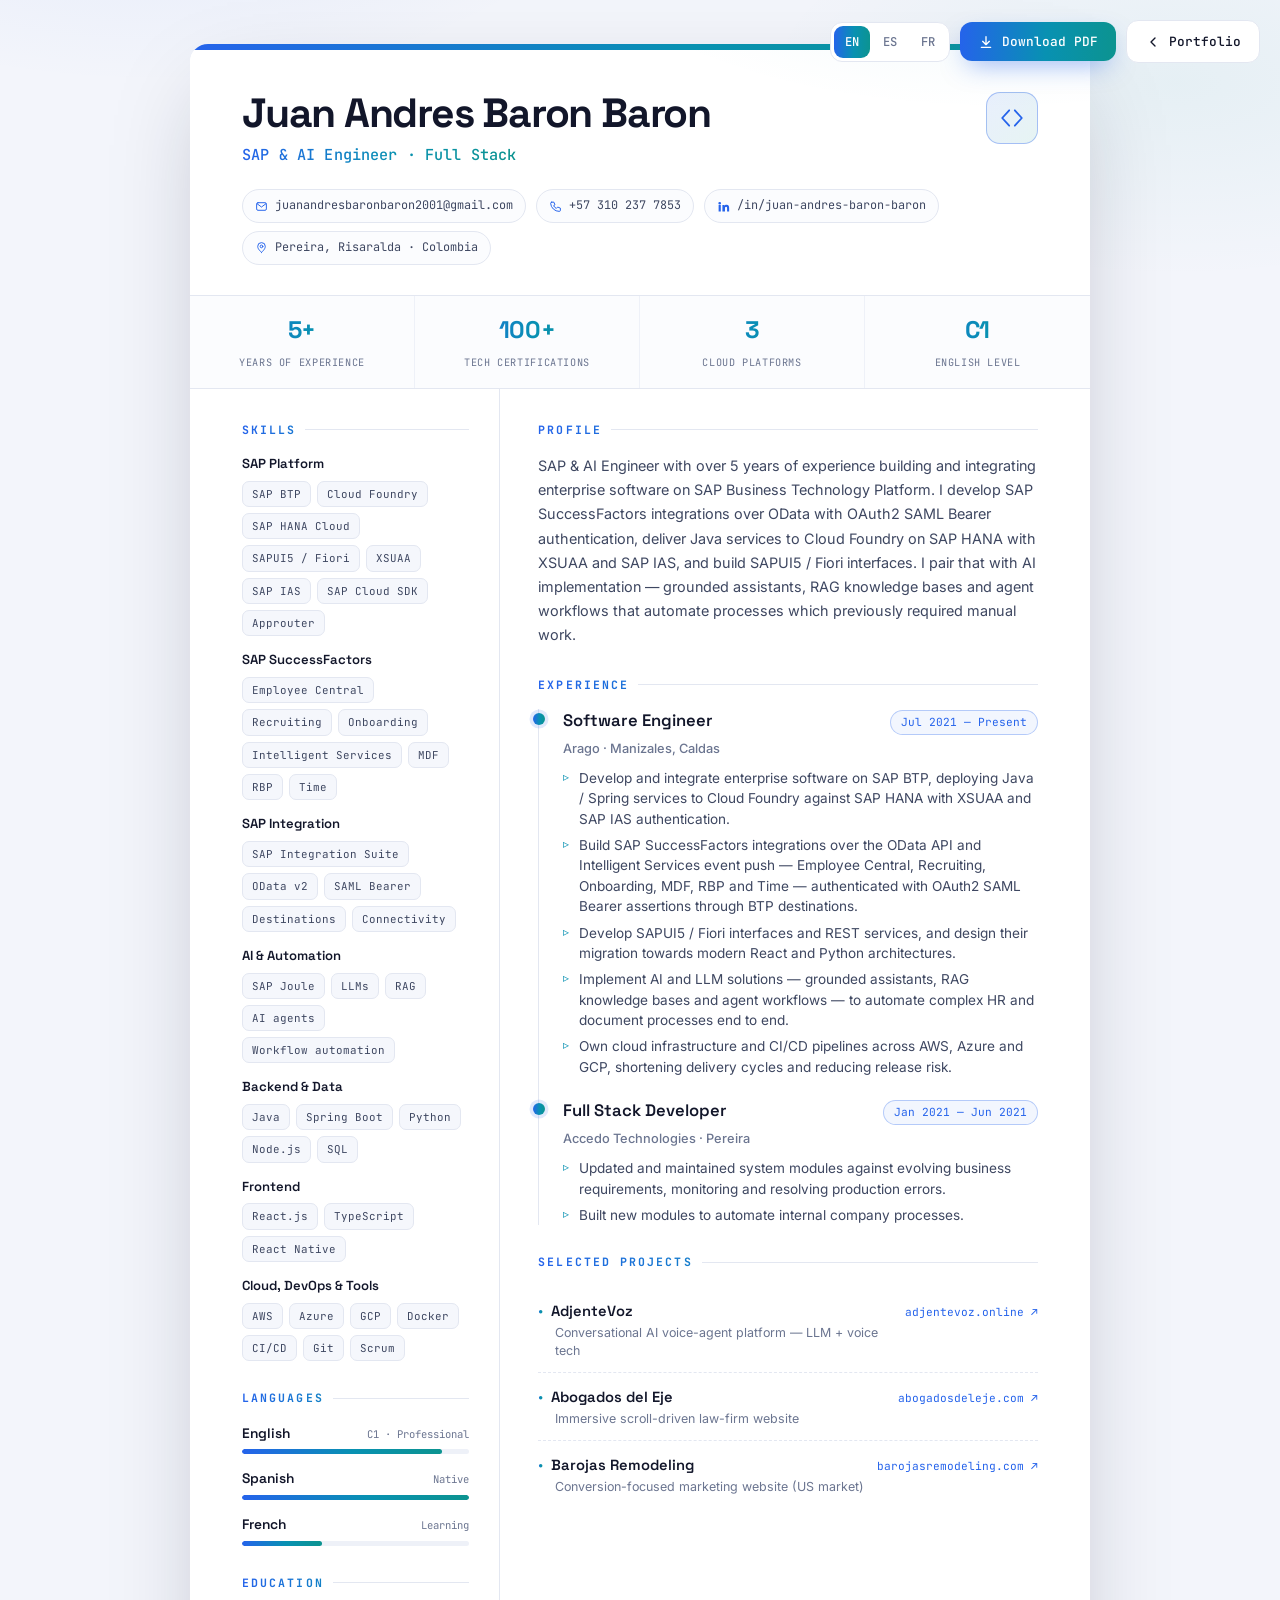
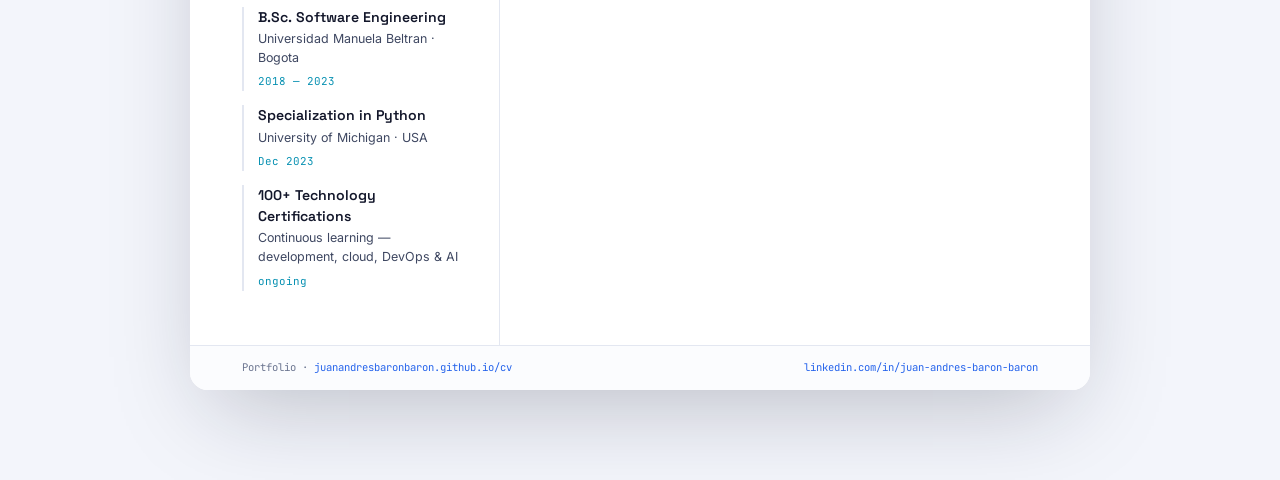
<file: cv.html>
<!DOCTYPE html>
<html lang="en">
<head>
  <meta charset="UTF-8" />
  <meta name="viewport" content="width=device-width, initial-scale=1.0" />
  <title>Juan Andres Baron Baron - CV</title>
  <meta name="description" content="CV — Juan Andres Baron Baron, Full Stack & DevOps Engineer. 5+ years building scalable cloud-native systems, AI automation and SAP service software." />
  <link rel="preconnect" href="https://fonts.googleapis.com" />
  <link rel="preconnect" href="https://fonts.gstatic.com" crossorigin />
  <link href="https://fonts.googleapis.com/css2?family=Space+Grotesk:wght@400;500;600;700&family=Inter:wght@300;400;500;600&family=JetBrains+Mono:wght@400;500&display=swap" rel="stylesheet" />
  <link rel="icon" href="data:image/svg+xml,%3Csvg xmlns='http://www.w3.org/2000/svg' viewBox='0 0 100 100'%3E%3Crect width='100' height='100' rx='22' fill='%23121620'/%3E%3Cg fill='none' stroke='%235C8DFF' stroke-width='7' stroke-linecap='round' stroke-linejoin='round'%3E%3Cpath d='M40 30 L24 50 L40 70'/%3E%3Cpath d='M60 30 L76 50 L60 70'/%3E%3C/g%3E%3C/svg%3E" />
  <style>
    :root {
      --ink: #12162A;
      --ink-soft: #3E4761;
      --muted: #6B7590;
      --line: #E3E7F1;
      --line-soft: #EEF1F8;
      --acc: #2563EB;
      --acc-2: #0891B2;
      --acc-3: #0D9488;
      --grad: linear-gradient(92deg, #2563EB 0%, #0891B2 55%, #0D9488 110%);
      --bg: #F3F5FB;
      --paper: #FFFFFF;
      --mono: "JetBrains Mono", ui-monospace, monospace;
      --display: "Space Grotesk", "Segoe UI", sans-serif;
      --body: "Inter", -apple-system, sans-serif;
    }
    * { margin: 0; padding: 0; box-sizing: border-box; -webkit-tap-highlight-color: transparent; }
    html { -webkit-text-size-adjust: 100%; text-size-adjust: 100%; }
    body {
      background:
        radial-gradient(700px 320px at 12% -6%, rgba(37, 99, 235, 0.07), transparent 65%),
        radial-gradient(640px 300px at 92% 4%, rgba(13, 148, 136, 0.06), transparent 65%),
        var(--bg);
      color: var(--ink); font-family: var(--body); line-height: 1.5;
      -webkit-font-smoothing: antialiased; padding: 44px 16px 90px;
    }

    /* ===== Toolbar (screen only) ===== */
    .toolbar { position: fixed; top: 20px; right: 20px; display: flex; gap: 10px; z-index: 50; align-items: center; flex-wrap: wrap; justify-content: flex-end; }
    .tb-btn { display: inline-flex; align-items: center; gap: 8px; font-family: var(--mono); font-size: 0.8rem; font-weight: 500; padding: 11px 18px; border-radius: 12px; cursor: pointer; text-decoration: none; border: 1px solid var(--line); transition: transform .3s cubic-bezier(.22,1,.36,1), box-shadow .3s ease; }
    .tb-btn svg { width: 16px; height: 16px; }
    .tb-primary { background: var(--grad); color: #fff; border: none; box-shadow: 0 10px 26px -8px rgba(37, 99, 235, 0.5); }
    .tb-primary:hover { transform: translateY(-2px); box-shadow: 0 16px 34px -10px rgba(37, 99, 235, 0.55); }
    .tb-ghost { background: #fff; color: var(--ink); }
    .tb-ghost:hover { transform: translateY(-2px); box-shadow: 0 8px 20px rgba(18, 22, 42, 0.12); }
    .tb-lang { display: flex; gap: 2px; padding: 3px; border: 1px solid var(--line); border-radius: 12px; background: #fff; position: relative; }
    .tb-lang button { font-family: var(--mono); font-size: 0.76rem; font-weight: 500; padding: 8px 11px; border-radius: 9px; color: var(--muted); cursor: pointer; background: none; border: none; transition: background .25s, color .25s; }
    .tb-lang button:hover { color: var(--ink); }
    .tb-lang button.is-active { background: var(--grad); color: #fff; }
    .tb-lang::after { content: attr(data-tip); position: absolute; top: calc(100% + 9px); right: 0; background: var(--ink); color: #fff; font-family: var(--body); font-size: 0.72rem; font-weight: 400; line-height: 1.35; padding: 8px 12px; border-radius: 9px; max-width: 230px; opacity: 0; pointer-events: none; transform: translateY(-4px); transition: opacity .25s ease, transform .25s ease; box-shadow: 0 10px 26px rgba(18, 22, 42, 0.22); z-index: 60; }
    .tb-lang::before { content: ""; position: absolute; top: calc(100% + 3px); right: 16px; border: 6px solid transparent; border-bottom-color: var(--ink); opacity: 0; transition: opacity .25s ease; z-index: 60; }
    .tb-lang:hover::after, .tb-lang:hover::before { opacity: 1; transform: translateY(0); }

    /* ===== Sheet ===== */
    .sheet {
      max-width: 900px; margin: 0 auto; background: var(--paper); border-radius: 18px; overflow: hidden;
      box-shadow: 0 34px 90px -22px rgba(18, 22, 42, 0.25);
      animation: rise .7s cubic-bezier(.22,1,.36,1) both;
    }
    @keyframes rise { from { opacity: 0; transform: translateY(22px); } }
    .sheet-band { height: 6px; background: var(--grad); }

    /* ===== Header ===== */
    .head { padding: 42px 52px 30px; position: relative; border-bottom: 1px solid var(--line); background: radial-gradient(620px 260px at 90% -50%, rgba(8, 145, 178, 0.08), transparent 70%), var(--paper); }
    .head-top { display: flex; align-items: flex-start; justify-content: space-between; gap: 24px; }
    .name { font-family: var(--display); font-weight: 700; font-size: 2.55rem; letter-spacing: -0.03em; line-height: 1.04; color: var(--ink); }
    .role {
      font-family: var(--mono); font-size: 0.95rem; margin-top: 10px; letter-spacing: 0.01em; font-weight: 500;
      background: var(--grad); -webkit-background-clip: text; background-clip: text; color: transparent;
      display: inline-block;
    }
    .mono-mark { width: 52px; height: 52px; border-radius: 14px; display: grid; place-items: center; flex-shrink: 0; background: linear-gradient(135deg, rgba(37,99,235,0.1), rgba(13,148,136,0.1)); border: 1.5px solid rgba(37, 99, 235, 0.35); }
    .mono-mark svg { width: 28px; height: 28px; }
    .contacts { display: flex; flex-wrap: wrap; gap: 8px 10px; margin-top: 22px; }
    .contacts a, .contacts span {
      display: inline-flex; align-items: center; gap: 7px;
      font-family: var(--mono); font-size: 0.74rem; color: var(--ink-soft); text-decoration: none;
      padding: 7px 12px; border: 1px solid var(--line); border-radius: 100px; background: #FBFCFE;
      transition: border-color .25s, color .25s;
    }
    .contacts svg { width: 13px; height: 13px; color: var(--acc); flex-shrink: 0; }
    .contacts a:hover { color: var(--acc); border-color: var(--acc); }

    /* stats strip */
    .strip { display: grid; grid-template-columns: repeat(4, 1fr); border-bottom: 1px solid var(--line); background: #FBFCFE; }
    .strip div { padding: 16px 12px; text-align: center; border-right: 1px solid var(--line-soft); }
    .strip div:last-child { border-right: none; }
    .strip b { display: block; font-family: var(--display); font-weight: 700; font-size: 1.5rem; letter-spacing: -0.02em; background: var(--grad); -webkit-background-clip: text; background-clip: text; color: transparent; }
    .strip small { font-family: var(--mono); font-size: 0.64rem; color: var(--muted); letter-spacing: 0.06em; text-transform: uppercase; }

    /* ===== Body grid ===== */
    .body { display: grid; grid-template-columns: 1fr 1.9fr; }
    .aside { padding: 32px 30px 40px 52px; border-right: 1px solid var(--line); }
    .main { padding: 32px 52px 44px 38px; }

    .sec { margin-bottom: 28px; }
    .sec:last-child { margin-bottom: 0; }
    .sec-h {
      font-family: var(--mono); font-size: 0.72rem; letter-spacing: 0.18em; text-transform: uppercase;
      margin-bottom: 16px; display: flex; align-items: center; gap: 9px;
      background: var(--grad); -webkit-background-clip: text; background-clip: text; color: transparent;
    }
    .sec-h::after { content: ""; flex: 1; height: 1px; background: var(--line); }

    /* skills */
    .skill-group { margin-bottom: 14px; }
    .skill-group b { display: block; font-family: var(--display); font-weight: 600; font-size: 0.82rem; color: var(--ink); margin-bottom: 7px; }
    .tags { display: flex; flex-wrap: wrap; gap: 6px; }
    .tags span { font-family: var(--mono); font-size: 0.68rem; color: var(--ink-soft); background: #F5F7FC; border: 1px solid var(--line); border-radius: 7px; padding: 4px 9px; }

    /* languages */
    .lang { margin-bottom: 14px; }
    .lang-row { display: flex; justify-content: space-between; align-items: baseline; margin-bottom: 6px; }
    .lang-row b { font-family: var(--display); font-weight: 600; font-size: 0.86rem; }
    .lang-row small { font-family: var(--mono); font-size: 0.66rem; color: var(--muted); }
    .bar { height: 5px; border-radius: 5px; background: var(--line-soft); overflow: hidden; }
    .bar i { display: block; height: 100%; border-radius: 5px; background: var(--grad); }

    /* aside education */
    .edu-item { margin-bottom: 14px; padding-left: 14px; border-left: 2px solid var(--line); }
    .edu-item b { display: block; font-family: var(--display); font-weight: 600; font-size: 0.88rem; color: var(--ink); }
    .edu-item span { display: block; font-size: 0.78rem; color: var(--ink-soft); margin-top: 2px; }
    .edu-item small { font-family: var(--mono); font-size: 0.68rem; color: var(--acc-2); }

    /* profile */
    .profile { font-size: 0.9rem; color: var(--ink-soft); line-height: 1.68; }

    /* experience */
    .job { position: relative; padding-left: 24px; padding-bottom: 22px; border-left: 1.5px solid var(--line); }
    .job:last-child { padding-bottom: 0; }
    .job::before {
      content: ""; position: absolute; left: -6.5px; top: 4px; width: 12px; height: 12px; border-radius: 50%;
      background: var(--grad); box-shadow: 0 0 0 3.5px rgba(37, 99, 235, 0.14);
    }
    .job-top { display: flex; justify-content: space-between; align-items: baseline; gap: 12px; flex-wrap: wrap; }
    .job-title { font-family: var(--display); font-weight: 600; font-size: 1.04rem; color: var(--ink); }
    .job-date { font-family: var(--mono); font-size: 0.7rem; color: var(--acc); white-space: nowrap; border: 1px solid rgba(37, 99, 235, 0.3); background: rgba(37, 99, 235, 0.06); padding: 3px 10px; border-radius: 100px; }
    .job-org { font-size: 0.8rem; color: var(--muted); margin: 4px 0 10px; font-weight: 500; }
    .job ul { list-style: none; display: flex; flex-direction: column; gap: 6px; }
    .job li { position: relative; padding-left: 16px; font-size: 0.85rem; color: var(--ink-soft); }
    .job li::before { content: "▹"; position: absolute; left: 0; color: var(--acc-2); font-size: 0.74rem; top: 1px; }

    /* projects */
    .proj { display: flex; justify-content: space-between; align-items: baseline; gap: 12px; padding: 11px 0; border-bottom: 1px dashed var(--line); }
    .proj:last-child { border-bottom: none; }
    .proj-l b { font-family: var(--display); font-weight: 600; font-size: 0.92rem; color: var(--ink); }
    .proj-l b::before { content: "●"; font-size: 0.5rem; vertical-align: 2px; margin-right: 8px; background: var(--grad); -webkit-background-clip: text; background-clip: text; color: transparent; }
    .proj-l p { font-size: 0.78rem; color: var(--muted); margin-top: 2px; padding-left: 17px; }
    .proj-link { font-family: var(--mono); font-size: 0.7rem; color: var(--acc); text-decoration: none; white-space: nowrap; }
    .proj-link:hover { text-decoration: underline; }

    /* footer note */
    .sheet-foot { border-top: 1px solid var(--line); padding: 14px 52px; display: flex; justify-content: space-between; gap: 12px; flex-wrap: wrap; font-family: var(--mono); font-size: 0.66rem; color: var(--muted); background: #FBFCFE; }
    .sheet-foot a { color: var(--acc); text-decoration: none; }
    .sheet-foot a:hover { text-decoration: underline; }

    @media screen and (max-width: 760px) {
      .body { grid-template-columns: 1fr; }
      .aside { border-right: none; border-bottom: 1px solid var(--line); padding: 28px 28px; }
      .main { padding: 28px; }
      .head { padding: 32px 28px 26px; }
      .name { font-size: 2rem; }
      .strip { grid-template-columns: repeat(2, 1fr); }
      .strip div:nth-child(-n+2) { border-bottom: 1px solid var(--line-soft); }
      .sheet-foot { padding: 14px 28px; }
      .toolbar { position: static; justify-content: center; margin-bottom: 24px; }
    }

    /* ===== Print — one A4 page, sized from a single scale knob =====
       --pk scales every length below; raise it to fill more of the sheet,
       lower it if content ever threatens to spill onto a second page. ===== */
    @page { size: A4; margin: 0; }   /* no margin band => no browser header/footer */
    @media print {
      :root { --pk: 1; }
      html, body { background: #fff; }
      body { padding: 9mm 10mm; font-size: calc(8.7pt * var(--pk)); line-height: 1.5; }
      .toolbar { display: none !important; }
      .sheet { box-shadow: none; max-width: none; border-radius: 0; animation: none; }
      .sheet-band { height: calc(3pt * var(--pk)); }

      /* header */
      .head { padding: calc(8pt * var(--pk)) 0 calc(11pt * var(--pk)); background: none; border-bottom-width: 0.75pt; }
      .head-top { gap: calc(12pt * var(--pk)); }
      .name { font-size: calc(20pt * var(--pk)); line-height: 1.04; }
      .role { font-size: calc(8.6pt * var(--pk)); margin-top: calc(6.5pt * var(--pk)); }
      .mono-mark { width: calc(31pt * var(--pk)); height: calc(31pt * var(--pk)); border-radius: calc(7pt * var(--pk)); border-width: 1pt; }
      .mono-mark svg { width: calc(17pt * var(--pk)); height: calc(17pt * var(--pk)); }
      .contacts { gap: calc(4.6pt * var(--pk)) calc(4.4pt * var(--pk)); margin-top: calc(11pt * var(--pk)); }
      .contacts a, .contacts span { font-size: calc(6.9pt * var(--pk)); padding: calc(2.9pt * var(--pk)) calc(6.4pt * var(--pk)); gap: calc(4pt * var(--pk)); background: #fff; border-width: 0.6pt; }
      .contacts svg { width: calc(7.6pt * var(--pk)); height: calc(7.6pt * var(--pk)); }

      /* quick stats */
      .strip { border-bottom-width: 0.75pt; }
      .strip div { padding: calc(6.4pt * var(--pk)) calc(4pt * var(--pk)); border-right-width: 0.6pt; }
      .strip b { font-size: calc(13pt * var(--pk)); }
      .strip small { font-size: calc(5.8pt * var(--pk)); letter-spacing: 0.04em; }

      /* two columns */
      .aside { padding: calc(12pt * var(--pk)) calc(14pt * var(--pk)) calc(12pt * var(--pk)) 0; border-right-width: 0.75pt; }
      .main { padding: calc(12pt * var(--pk)) 0 calc(12pt * var(--pk)) calc(16pt * var(--pk)); }
      .sec { margin-bottom: calc(9.5pt * var(--pk)); }
      .sec-h { font-size: calc(6.7pt * var(--pk)); letter-spacing: 0.14em; margin-bottom: calc(5.4pt * var(--pk)); gap: calc(6pt * var(--pk)); }

      /* skills */
      .skill-group { margin-bottom: calc(4pt * var(--pk)); }
      .skill-group b { font-size: calc(6.8pt * var(--pk)); margin-bottom: calc(2pt * var(--pk)); }
      .tags { gap: calc(2.1pt * var(--pk)); }
      .tags span { font-size: calc(5.6pt * var(--pk)); padding: calc(1.3pt * var(--pk)) calc(3.4pt * var(--pk)); border-radius: 2.5pt; border-width: 0.5pt; }

      /* languages */
      .lang { margin-bottom: calc(7.5pt * var(--pk)); }
      .lang-row { margin-bottom: calc(3.2pt * var(--pk)); }
      .lang-row b { font-size: calc(7.8pt * var(--pk)); }
      .lang-row small { font-size: calc(6.2pt * var(--pk)); }
      .bar { height: calc(2.8pt * var(--pk)); }

      /* education */
      .edu-item { margin-bottom: calc(8.5pt * var(--pk)); padding-left: calc(7.5pt * var(--pk)); border-left-width: 1.2pt; }
      .edu-item b { font-size: calc(8pt * var(--pk)); }
      .edu-item span { font-size: calc(7pt * var(--pk)); margin-top: calc(1pt * var(--pk)); }
      .edu-item small { font-size: calc(6.2pt * var(--pk)); }

      /* profile · experience · projects */
      .profile { font-size: calc(8.2pt * var(--pk)); line-height: 1.52; }
      .job { padding-left: calc(13pt * var(--pk)); padding-bottom: calc(7.5pt * var(--pk)); border-left-width: 1pt; }
      .job::before { left: calc(-4pt * var(--pk)); top: calc(2.6pt * var(--pk)); width: calc(7pt * var(--pk)); height: calc(7pt * var(--pk)); box-shadow: 0 0 0 calc(2pt * var(--pk)) rgba(37, 99, 235, 0.14); }
      .job-title { font-size: calc(9.4pt * var(--pk)); }
      .job-date { font-size: calc(6.5pt * var(--pk)); padding: calc(1.7pt * var(--pk)) calc(5.4pt * var(--pk)); border-width: 0.5pt; }
      .job-org { font-size: calc(7.4pt * var(--pk)); margin: calc(1.8pt * var(--pk)) 0 calc(3.8pt * var(--pk)); }
      .job ul { gap: calc(2.4pt * var(--pk)); }
      .job li { font-size: calc(7.7pt * var(--pk)); padding-left: calc(9.5pt * var(--pk)); line-height: 1.42; }
      .job li::before { font-size: calc(6.2pt * var(--pk)); }
      .proj { padding: calc(4.2pt * var(--pk)) 0; }
      .proj-l b { font-size: calc(8.2pt * var(--pk)); }
      .proj-l p { font-size: calc(7.1pt * var(--pk)); margin-top: calc(1pt * var(--pk)); padding-left: calc(10pt * var(--pk)); }
      .proj-link { font-size: calc(6.5pt * var(--pk)); }

      /* footer note */
      .sheet-foot { padding: calc(7.5pt * var(--pk)) 0 0; background: #fff; border-top-width: 0.75pt; font-size: calc(6.1pt * var(--pk)); }

      /* never split a block across the fold */
      .job, .proj, .sec, .edu-item, .skill-group, .lang, .strip, .head { break-inside: avoid; }
      * { -webkit-print-color-adjust: exact !important; print-color-adjust: exact !important; }
      a { color: var(--ink-soft); }
      .proj-link, .sheet-foot a { color: var(--acc); }
    }
  </style>
</head>
<body>

  <div class="toolbar">
    <div class="tb-lang" id="cvLang" role="group" aria-label="Language">
      <button data-lang-set="en">EN</button>
      <button data-lang-set="es">ES</button>
      <button data-lang-set="fr">FR</button>
    </div>
    <button class="tb-btn tb-primary" onclick="window.print()">
      <svg viewBox="0 0 24 24" fill="none" stroke="currentColor" stroke-width="2" stroke-linecap="round" stroke-linejoin="round"><path d="M12 4v11M7 11l5 5 5-5M5 20h14"/></svg>
      <span data-i18n="tb_download">Download PDF</span>
    </button>
    <a class="tb-btn tb-ghost" href="index.html">
      <svg viewBox="0 0 24 24" fill="none" stroke="currentColor" stroke-width="2" stroke-linecap="round" stroke-linejoin="round"><path d="M15 18l-6-6 6-6"/></svg>
      <span data-i18n="tb_portfolio">Portfolio</span>
    </a>
  </div>

  <div class="sheet">
    <div class="sheet-band"></div>

    <!-- Header -->
    <header class="head">
      <div class="head-top">
        <div>
          <h1 class="name">Juan Andres Baron Baron</h1>
          <p class="role" data-i18n="role">SAP &amp; AI Engineer · Full Stack</p>
        </div>
        <span class="mono-mark">
          <svg viewBox="0 0 40 40" fill="none" stroke="#2563EB" stroke-width="2.6" stroke-linecap="round" stroke-linejoin="round">
            <path d="M16 9 L6 20 L16 31"/><path d="M24 9 L34 20 L24 31"/>
          </svg>
        </span>
      </div>
      <div class="contacts">
        <a href="mailto:juanandresbaronbaron2001@gmail.com">
          <svg viewBox="0 0 24 24" fill="none" stroke="currentColor" stroke-width="1.8" stroke-linecap="round" stroke-linejoin="round"><rect x="3" y="5" width="18" height="14" rx="2.5"/><path d="M4 7l8 6 8-6"/></svg>
          juanandresbaronbaron2001@gmail.com
        </a>
        <a href="tel:+573102377853">
          <svg viewBox="0 0 24 24" fill="none" stroke="currentColor" stroke-width="1.8" stroke-linecap="round" stroke-linejoin="round"><path d="M5 4h4l2 5-2.5 1.5a11 11 0 0 0 5 5L16 13l5 2v4a2 2 0 0 1-2 2A16 16 0 0 1 3 6a2 2 0 0 1 2-2z"/></svg>
          +57 310 237 7853
        </a>
        <a href="https://www.linkedin.com/in/juan-andres-baron-baron/" target="_blank" rel="noopener">
          <svg viewBox="0 0 24 24" fill="currentColor"><path d="M4.98 3.5A2.5 2.5 0 1 0 5 8.5a2.5 2.5 0 0 0 0-5zM3 9h4v12H3zM10 9h3.8v1.7h.05c.53-1 1.83-2.05 3.77-2.05 4.03 0 4.78 2.65 4.78 6.1V21H18.6v-5.4c0-1.29-.02-2.95-1.8-2.95-1.8 0-2.08 1.4-2.08 2.85V21H10z"/></svg>
          /in/juan-andres-baron-baron
        </a>
        <span>
          <svg viewBox="0 0 24 24" fill="none" stroke="currentColor" stroke-width="1.8" stroke-linecap="round" stroke-linejoin="round"><path d="M12 21s7-5.5 7-11a7 7 0 1 0-14 0c0 5.5 7 11 7 11z"/><circle cx="12" cy="10" r="2.5"/></svg>
          Pereira, Risaralda · Colombia
        </span>
      </div>
    </header>

    <!-- Quick stats -->
    <div class="strip">
      <div><b>5+</b><small data-i18n="st1">years of experience</small></div>
      <div><b>100+</b><small data-i18n="st2">tech certifications</small></div>
      <div><b>3</b><small data-i18n="st3">cloud platforms</small></div>
      <div><b>C1</b><small data-i18n="st4">English level</small></div>
    </div>

    <div class="body">

      <!-- Sidebar -->
      <aside class="aside">
        <section class="sec">
          <h2 class="sec-h" data-i18n="h_skills">Skills</h2>
          <div class="skill-group"><b data-i18n="sg_sap">SAP Platform</b><div class="tags"><span>SAP BTP</span><span>Cloud Foundry</span><span>SAP HANA Cloud</span><span>SAPUI5 / Fiori</span><span>XSUAA</span><span>SAP IAS</span><span>SAP Cloud SDK</span><span>Approuter</span></div></div>
          <div class="skill-group"><b data-i18n="sg_sf">SAP SuccessFactors</b><div class="tags"><span>Employee Central</span><span>Recruiting</span><span>Onboarding</span><span>Intelligent Services</span><span>MDF</span><span>RBP</span><span>Time</span></div></div>
          <div class="skill-group"><b data-i18n="sg_int">SAP Integration</b><div class="tags"><span>SAP Integration Suite</span><span>OData v2</span><span>SAML Bearer</span><span>Destinations</span><span>Connectivity</span></div></div>
          <div class="skill-group"><b data-i18n="sg_ai">AI &amp; Automation</b><div class="tags"><span>SAP Joule</span><span>LLMs</span><span>RAG</span><span>AI agents</span><span>Workflow automation</span></div></div>
          <div class="skill-group"><b data-i18n="sg_backend">Backend &amp; Data</b><div class="tags"><span>Java</span><span>Spring Boot</span><span>Python</span><span>Node.js</span><span>SQL</span></div></div>
          <div class="skill-group"><b data-i18n="sg_frontend">Frontend</b><div class="tags"><span>React.js</span><span>TypeScript</span><span>React Native</span></div></div>
          <div class="skill-group"><b data-i18n="sg_cloud">Cloud, DevOps &amp; Tools</b><div class="tags"><span>AWS</span><span>Azure</span><span>GCP</span><span>Docker</span><span>CI/CD</span><span>Git</span><span>Scrum</span></div></div>
        </section>

        <section class="sec">
          <h2 class="sec-h" data-i18n="h_langs">Languages</h2>
          <div class="lang"><div class="lang-row"><b data-i18n="lang_en">English</b><small data-i18n="tag_pro">C1 · Professional</small></div><div class="bar"><i style="width:88%"></i></div></div>
          <div class="lang"><div class="lang-row"><b data-i18n="lang_es">Spanish</b><small data-i18n="tag_native">Native</small></div><div class="bar"><i style="width:100%"></i></div></div>
          <div class="lang"><div class="lang-row"><b data-i18n="lang_fr">French</b><small data-i18n="tag_learning">Learning</small></div><div class="bar"><i style="width:35%"></i></div></div>
        </section>

        <section class="sec">
          <h2 class="sec-h" data-i18n="h_edu">Education</h2>
          <div class="edu-item">
            <b data-i18n="edu1_t">B.Sc. Software Engineering</b>
            <span>Universidad Manuela Beltran · Bogota</span>
            <small>2018 — 2023</small>
          </div>
          <div class="edu-item">
            <b data-i18n="edu2_t">Specialization in Python</b>
            <span>University of Michigan · USA</span>
            <small data-i18n="edu2_d">Dec 2023</small>
          </div>
          <div class="edu-item">
            <b data-i18n="edu3_t">100+ Technology Certifications</b>
            <span data-i18n="edu3_s">Continuous learning — development, cloud, DevOps &amp; AI</span>
            <small data-i18n="edu3_d">ongoing</small>
          </div>
        </section>
      </aside>

      <!-- Main -->
      <main class="main">
        <section class="sec">
          <h2 class="sec-h" data-i18n="h_profile">Profile</h2>
          <p class="profile" data-i18n="profile_p">SAP &amp; AI Engineer with over 5 years of experience building and integrating enterprise software on SAP Business Technology Platform. I develop SAP SuccessFactors integrations over OData with OAuth2 SAML Bearer authentication, deliver Java services to Cloud Foundry on SAP HANA with XSUAA and SAP IAS, and build SAPUI5 / Fiori interfaces. I pair that with AI implementation — grounded assistants, RAG knowledge bases and agent workflows that automate processes which previously required manual work.</p>
        </section>

        <section class="sec">
          <h2 class="sec-h" data-i18n="h_exp">Experience</h2>

          <div class="job">
            <div class="job-top">
              <span class="job-title" data-i18n="job1_t">Software Engineer</span>
              <span class="job-date" data-i18n="job1_date">Jul 2021 — Present</span>
            </div>
            <p class="job-org">Arago · Manizales, Caldas</p>
            <ul>
              <li data-i18n="job1_li1">Own the end-to-end software development lifecycle, from architecture design to production deployment, leveraging AI to optimize engineering workflows.</li>
              <li data-i18n="job1_li2">Design and develop scalable full-stack applications, ensuring high performance and a seamless user experience.</li>
              <li data-i18n="job1_li3">Configure, optimize and maintain servers and cloud environments across AWS, Azure and GCP (DevOps &amp; infrastructure).</li>
              <li data-i18n="job1_li4">Build and automate CI/CD pipelines that shorten delivery cycles and reduce release risk.</li>
              <li data-i18n="job1_li5">Implement and integrate AI solutions to automate complex workflows, and develop software for SAP service implementations.</li>
            </ul>
          </div>

          <div class="job">
            <div class="job-top">
              <span class="job-title" data-i18n="job2_t">Full Stack Developer</span>
              <span class="job-date" data-i18n="job2_date">Jan 2021 — Jun 2021</span>
            </div>
            <p class="job-org">Accedo Technologies · Pereira</p>
            <ul>
              <li data-i18n="job2_li1">Updated and maintained system modules against evolving business requirements, monitoring and resolving production errors.</li>
              <li data-i18n="job2_li2">Built new modules to automate internal company processes.</li>
            </ul>
          </div>
        </section>

        <section class="sec">
          <h2 class="sec-h" data-i18n="h_proj">Selected Projects</h2>
          <div class="proj">
            <div class="proj-l"><b>AdjenteVoz</b><p data-i18n="proj1_d">Conversational AI voice-agent platform — LLM + voice tech</p></div>
            <a class="proj-link" href="https://adjentevoz.online/" target="_blank" rel="noopener">adjentevoz.online ↗</a>
          </div>
          <div class="proj">
            <div class="proj-l"><b>Abogados del Eje</b><p data-i18n="proj2_d">Immersive scroll-driven law-firm website</p></div>
            <a class="proj-link" href="https://abogadosdeleje.com/" target="_blank" rel="noopener">abogadosdeleje.com ↗</a>
          </div>
          <div class="proj">
            <div class="proj-l"><b>Barojas Remodeling</b><p data-i18n="proj3_d">Conversion-focused marketing website (US market)</p></div>
            <a class="proj-link" href="https://barojasremodeling.com" target="_blank" rel="noopener">barojasremodeling.com ↗</a>
          </div>
        </section>
      </main>

    </div>

    <div class="sheet-foot">
      <span><span data-i18n="foot_l">Portfolio</span> · <a href="https://juanandresbaronbaron.github.io/cv/" target="_blank" rel="noopener">juanandresbaronbaron.github.io/cv</a></span>
      <span><a href="https://www.linkedin.com/in/juan-andres-baron-baron/" target="_blank" rel="noopener">linkedin.com/in/juan-andres-baron-baron</a></span>
    </div>
  </div>

  <script>
    var CVI18N = {
      en: {
        title: "Juan Andres Baron Baron - CV",
        tip: "The CV will be downloaded in the selected language.",
        tb_download: "Download PDF", tb_portfolio: "Portfolio",
        role: "SAP & AI Engineer · Full Stack",
        st1: "years of experience", st2: "tech certifications", st3: "cloud platforms", st4: "English level",
        h_skills: "Skills", h_langs: "Languages", h_edu: "Education", h_profile: "Profile", h_exp: "Experience", h_proj: "Selected Projects",
        sg_sap: "SAP Platform", sg_sf: "SAP SuccessFactors", sg_int: "SAP Integration", sg_ai: "AI & Automation",
        sg_backend: "Backend & Data", sg_frontend: "Frontend", sg_cloud: "Cloud, DevOps & Tools",
        lang_en: "English", lang_es: "Spanish", lang_fr: "French",
        tag_pro: "C1 · Professional", tag_native: "Native", tag_learning: "Learning",
        edu1_t: "B.Sc. Software Engineering", edu2_t: "Specialization in Python", edu2_d: "Dec 2023",
        edu3_t: "100+ Technology Certifications", edu3_s: "Continuous learning — development, cloud, DevOps & AI", edu3_d: "ongoing",
        profile_p: "SAP & AI Engineer with over 5 years of experience building and integrating enterprise software on SAP Business Technology Platform. I develop SAP SuccessFactors integrations over OData with OAuth2 SAML Bearer authentication, deliver Java services to Cloud Foundry on SAP HANA with XSUAA and SAP IAS, and build SAPUI5 / Fiori interfaces. I pair that with AI implementation — grounded assistants, RAG knowledge bases and agent workflows that automate processes which previously required manual work.",
        job1_t: "Software Engineer", job1_date: "Jul 2021 — Present",
        job1_li1: "Develop and integrate enterprise software on SAP BTP, deploying Java / Spring services to Cloud Foundry against SAP HANA with XSUAA and SAP IAS authentication.",
        job1_li2: "Build SAP SuccessFactors integrations over the OData API and Intelligent Services event push — Employee Central, Recruiting, Onboarding, MDF, RBP and Time — authenticated with OAuth2 SAML Bearer assertions through BTP destinations.",
        job1_li3: "Develop SAPUI5 / Fiori interfaces and REST services, and design their migration towards modern React and Python architectures.",
        job1_li4: "Implement AI and LLM solutions — grounded assistants, RAG knowledge bases and agent workflows — to automate complex HR and document processes end to end.",
        job1_li5: "Own cloud infrastructure and CI/CD pipelines across AWS, Azure and GCP, shortening delivery cycles and reducing release risk.",
        job2_t: "Full Stack Developer", job2_date: "Jan 2021 — Jun 2021",
        job2_li1: "Updated and maintained system modules against evolving business requirements, monitoring and resolving production errors.",
        job2_li2: "Built new modules to automate internal company processes.",
        proj1_d: "Conversational AI voice-agent platform — LLM + voice tech",
        proj2_d: "Immersive scroll-driven law-firm website",
        proj3_d: "Conversion-focused marketing website (US market)",
        foot_l: "Portfolio",
      },
      es: {
        title: "Juan Andres Baron Baron - CV",
        tip: "El CV se descargará en el idioma seleccionado.",
        tb_download: "Descargar PDF", tb_portfolio: "Portafolio",
        role: "Ingeniero SAP & IA · Full Stack",
        st1: "años de experiencia", st2: "certificaciones tech", st3: "plataformas cloud", st4: "nivel de inglés",
        h_skills: "Habilidades", h_langs: "Idiomas", h_edu: "Educación", h_profile: "Perfil", h_exp: "Experiencia", h_proj: "Proyectos destacados",
        sg_sap: "Plataforma SAP", sg_sf: "SAP SuccessFactors", sg_int: "Integración SAP", sg_ai: "IA y Automatización",
        sg_backend: "Backend y Datos", sg_frontend: "Frontend", sg_cloud: "Cloud, DevOps y Herramientas",
        lang_en: "Inglés", lang_es: "Español", lang_fr: "Francés",
        tag_pro: "C1 · Profesional", tag_native: "Nativo", tag_learning: "Aprendiendo",
        edu1_t: "Ing. de Software (Pregrado)", edu2_t: "Especialización en Python", edu2_d: "Dic 2023",
        edu3_t: "Más de 100 certificaciones en tecnología", edu3_s: "Aprendizaje continuo — desarrollo, cloud, DevOps e IA", edu3_d: "en curso",
        profile_p: "Ingeniero SAP e IA con más de 5 años de experiencia construyendo e integrando software empresarial sobre SAP Business Technology Platform. Desarrollo integraciones con SAP SuccessFactors vía OData con autenticación OAuth2 SAML Bearer, despliego servicios Java en Cloud Foundry sobre SAP HANA con XSUAA y SAP IAS, y construyo interfaces SAPUI5 / Fiori. A eso sumo la implementación de IA: asistentes fundamentados en el motor de negocio, bases de conocimiento RAG y flujos con agentes que automatizan procesos antes manuales.",
        job1_t: "Ingeniero de Software", job1_date: "Jul 2021 — Actualidad",
        job1_li1: "Desarrollo e integro software empresarial sobre SAP BTP, desplegando servicios Java / Spring en Cloud Foundry sobre SAP HANA con XSUAA y SAP IAS.",
        job1_li2: "Construyo integraciones con SAP SuccessFactors vía la API OData y el envío de eventos de Intelligent Services — Employee Central, Recruiting, Onboarding, MDF, RBP y Time — autenticadas con aserciones OAuth2 SAML Bearer a través de destinations de BTP.",
        job1_li3: "Desarrollo interfaces SAPUI5 / Fiori y servicios REST, y diseño su migración hacia arquitecturas modernas en React y Python.",
        job1_li4: "Implemento soluciones de IA y LLM — asistentes fundamentados, bases de conocimiento RAG y flujos con agentes — para automatizar procesos de RR. HH. y documentos de extremo a extremo.",
        job1_li5: "Gestiono la infraestructura cloud y los pipelines CI/CD en AWS, Azure y GCP, acortando los ciclos de entrega.",
        job2_t: "Desarrollador Full Stack", job2_date: "Ene 2021 — Jun 2021",
        job2_li1: "Actualicé y mantuve módulos del sistema según la evolución de los requisitos del negocio, monitoreando y resolviendo errores en producción.",
        job2_li2: "Construí nuevos módulos para automatizar procesos internos de la empresa.",
        proj1_d: "Plataforma de agente de voz con IA conversacional — LLM + voz",
        proj2_d: "Sitio web inmersivo para firma de abogados",
        proj3_d: "Sitio de marketing enfocado en conversión (mercado de EE. UU.)",
        foot_l: "Portafolio",
      },
      fr: {
        title: "Juan Andres Baron Baron - CV",
        tip: "Le CV sera téléchargé dans la langue sélectionnée.",
        tb_download: "Télécharger le PDF", tb_portfolio: "Portfolio",
        role: "Ingénieur SAP & IA · Full Stack",
        st1: "années d'expérience", st2: "certifications tech", st3: "plateformes cloud", st4: "niveau d'anglais",
        h_skills: "Compétences", h_langs: "Langues", h_edu: "Formation", h_profile: "Profil", h_exp: "Expérience", h_proj: "Projets sélectionnés",
        sg_sap: "Plateforme SAP", sg_sf: "SAP SuccessFactors", sg_int: "Intégration SAP", sg_ai: "IA & Automatisation",
        sg_backend: "Backend & Données", sg_frontend: "Frontend", sg_cloud: "Cloud, DevOps & Outils",
        lang_en: "Anglais", lang_es: "Espagnol", lang_fr: "Français",
        tag_pro: "C1 · Professionnel", tag_native: "Natif", tag_learning: "En cours",
        edu1_t: "Licence en ingénierie logicielle", edu2_t: "Spécialisation en Python", edu2_d: "Déc. 2023",
        edu3_t: "Plus de 100 certifications technologiques", edu3_s: "Apprentissage continu — développement, cloud, DevOps & IA", edu3_d: "en continu",
        profile_p: "Ingénieur SAP & IA avec plus de 5 ans d'expérience dans la construction et l'intégration de logiciels d'entreprise sur SAP Business Technology Platform. Je développe des intégrations SAP SuccessFactors via OData avec authentification OAuth2 SAML Bearer, je déploie des services Java sur Cloud Foundry adossés à SAP HANA avec XSUAA et SAP IAS, et je construis des interfaces SAPUI5 / Fiori. J'y associe l'implémentation d'IA : des assistants fondés sur le moteur métier, des bases de connaissances RAG et des workflows d'agents qui automatisent des processus jusque-là manuels.",
        job1_t: "Ingénieur logiciel", job1_date: "Juil. 2021 — Présent",
        job1_li1: "Je développe et intègre des logiciels d'entreprise sur SAP BTP, en déployant des services Java / Spring sur Cloud Foundry adossés à SAP HANA avec XSUAA et SAP IAS.",
        job1_li2: "Je construis des intégrations SAP SuccessFactors via l'API OData et les événements Intelligent Services — Employee Central, Recruiting, Onboarding, MDF, RBP et Time — authentifiées par assertions OAuth2 SAML Bearer via les destinations BTP.",
        job1_li3: "Je développe des interfaces SAPUI5 / Fiori et des services REST, et je conçois leur migration vers des architectures modernes React et Python.",
        job1_li4: "J'implémente des solutions d'IA et de LLM — assistants fondés, bases de connaissances RAG et workflows d'agents — pour automatiser les processus RH et documentaires.",
        job1_li5: "Je gère l'infrastructure cloud et les pipelines CI/CD sur AWS, Azure et GCP, raccourcissant les cycles de livraison.",
        job2_t: "Développeur Full Stack", job2_date: "Janv. 2021 — Juin 2021",
        job2_li1: "Mise à jour et maintenance des modules du système selon l'évolution des besoins métier, avec surveillance et résolution des erreurs en production.",
        job2_li2: "Création de nouveaux modules pour automatiser les processus internes de l'entreprise.",
        proj1_d: "Plateforme d'agent vocal à IA conversationnelle — LLM + voix",
        proj2_d: "Site web immersif pour cabinet d'avocats",
        proj3_d: "Site marketing axé conversion (marché américain)",
        foot_l: "Portfolio",
      },
    };

    function applyCVLang(lang) {
      var d = CVI18N[lang] || CVI18N.en;
      document.querySelectorAll("[data-i18n]").forEach(function (el) {
        var k = el.getAttribute("data-i18n");
        if (d[k] != null) el.textContent = d[k];
      });
      document.documentElement.setAttribute("lang", lang);
      document.title = d.title || "Juan Andres Baron Baron - CV";
      try { localStorage.setItem("jb-lang", lang); } catch (e) {}
      var seg = document.getElementById("cvLang");
      if (seg) seg.setAttribute("data-tip", d.tip || "");
      document.querySelectorAll("#cvLang [data-lang-set]").forEach(function (b) {
        b.classList.toggle("is-active", b.dataset.langSet === lang);
      });
    }

    var cvLang = "en";
    try { cvLang = localStorage.getItem("jb-lang") || "en"; } catch (e) {}
    if (!CVI18N[cvLang]) cvLang = "en";
    document.querySelectorAll("#cvLang [data-lang-set]").forEach(function (b) {
      b.addEventListener("click", function () { applyCVLang(b.dataset.langSet); });
    });
    applyCVLang(cvLang);
  </script>

</body>
</html>
</file>
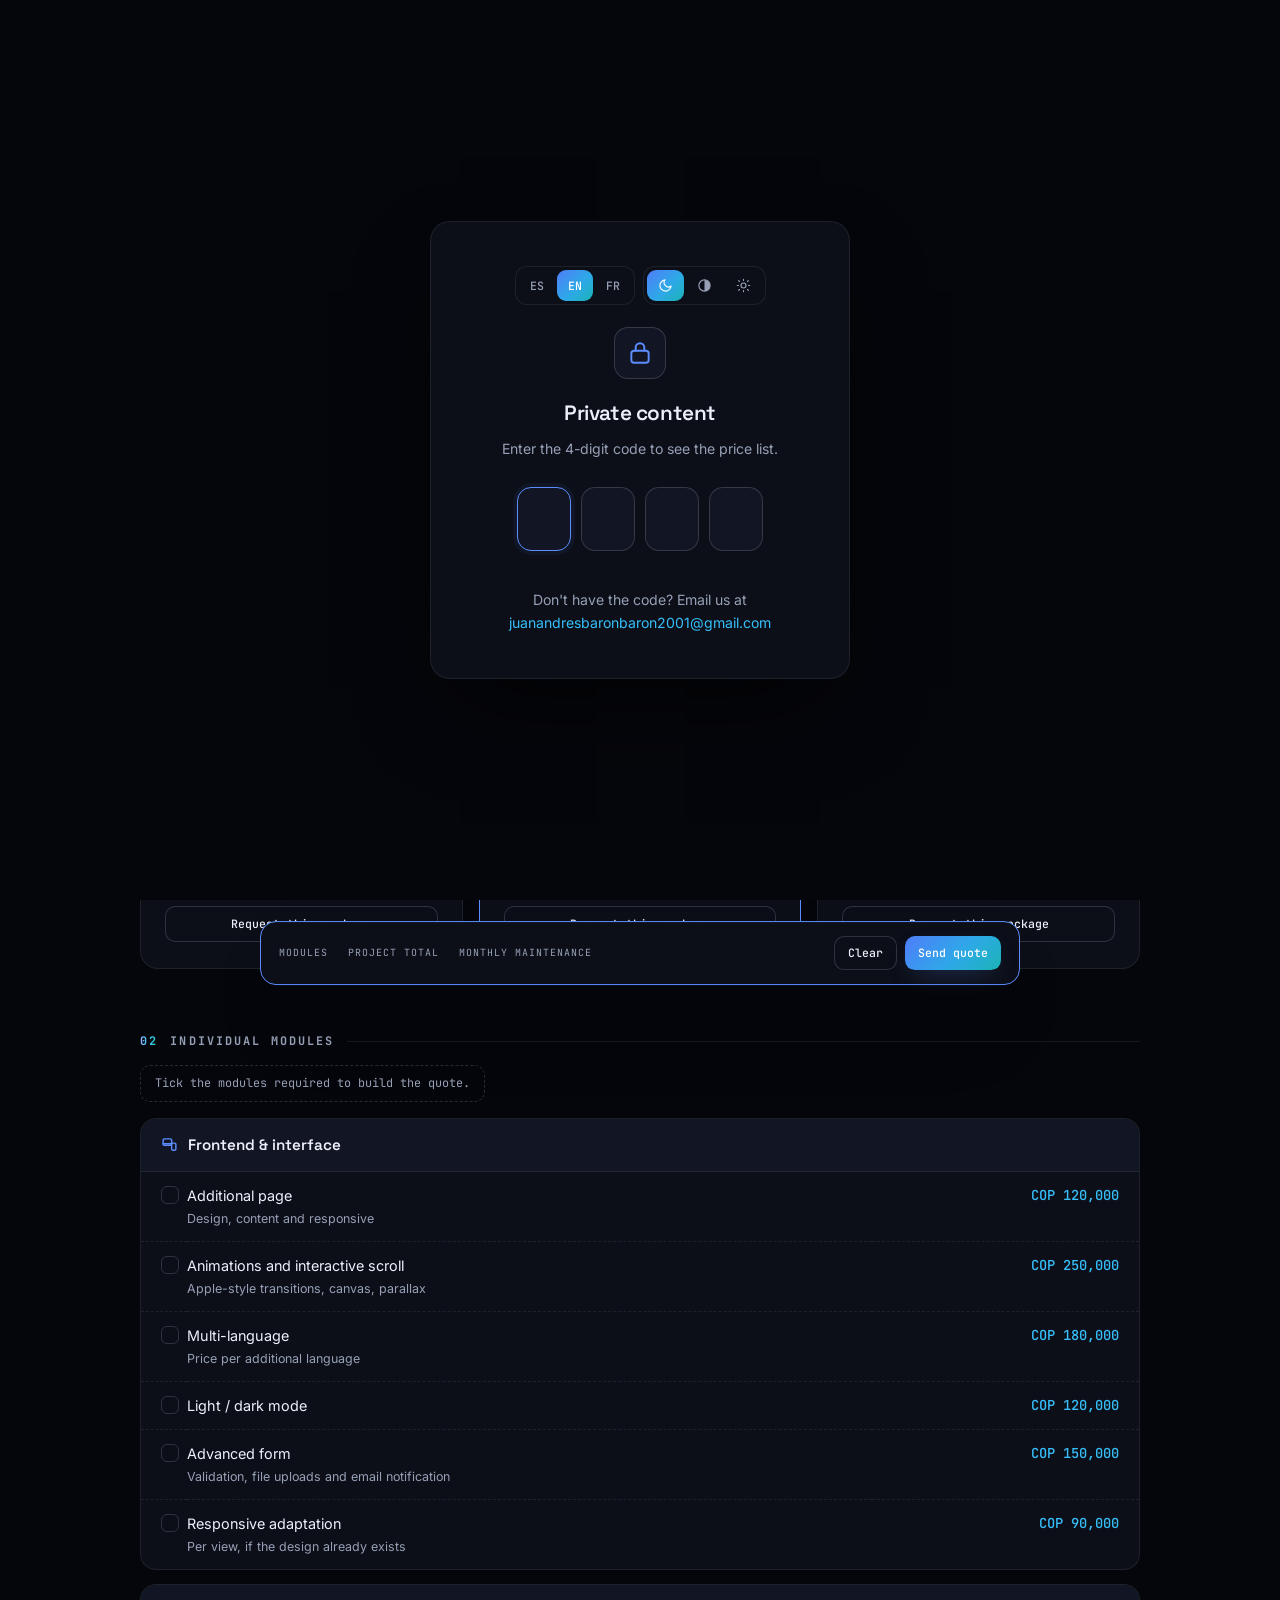
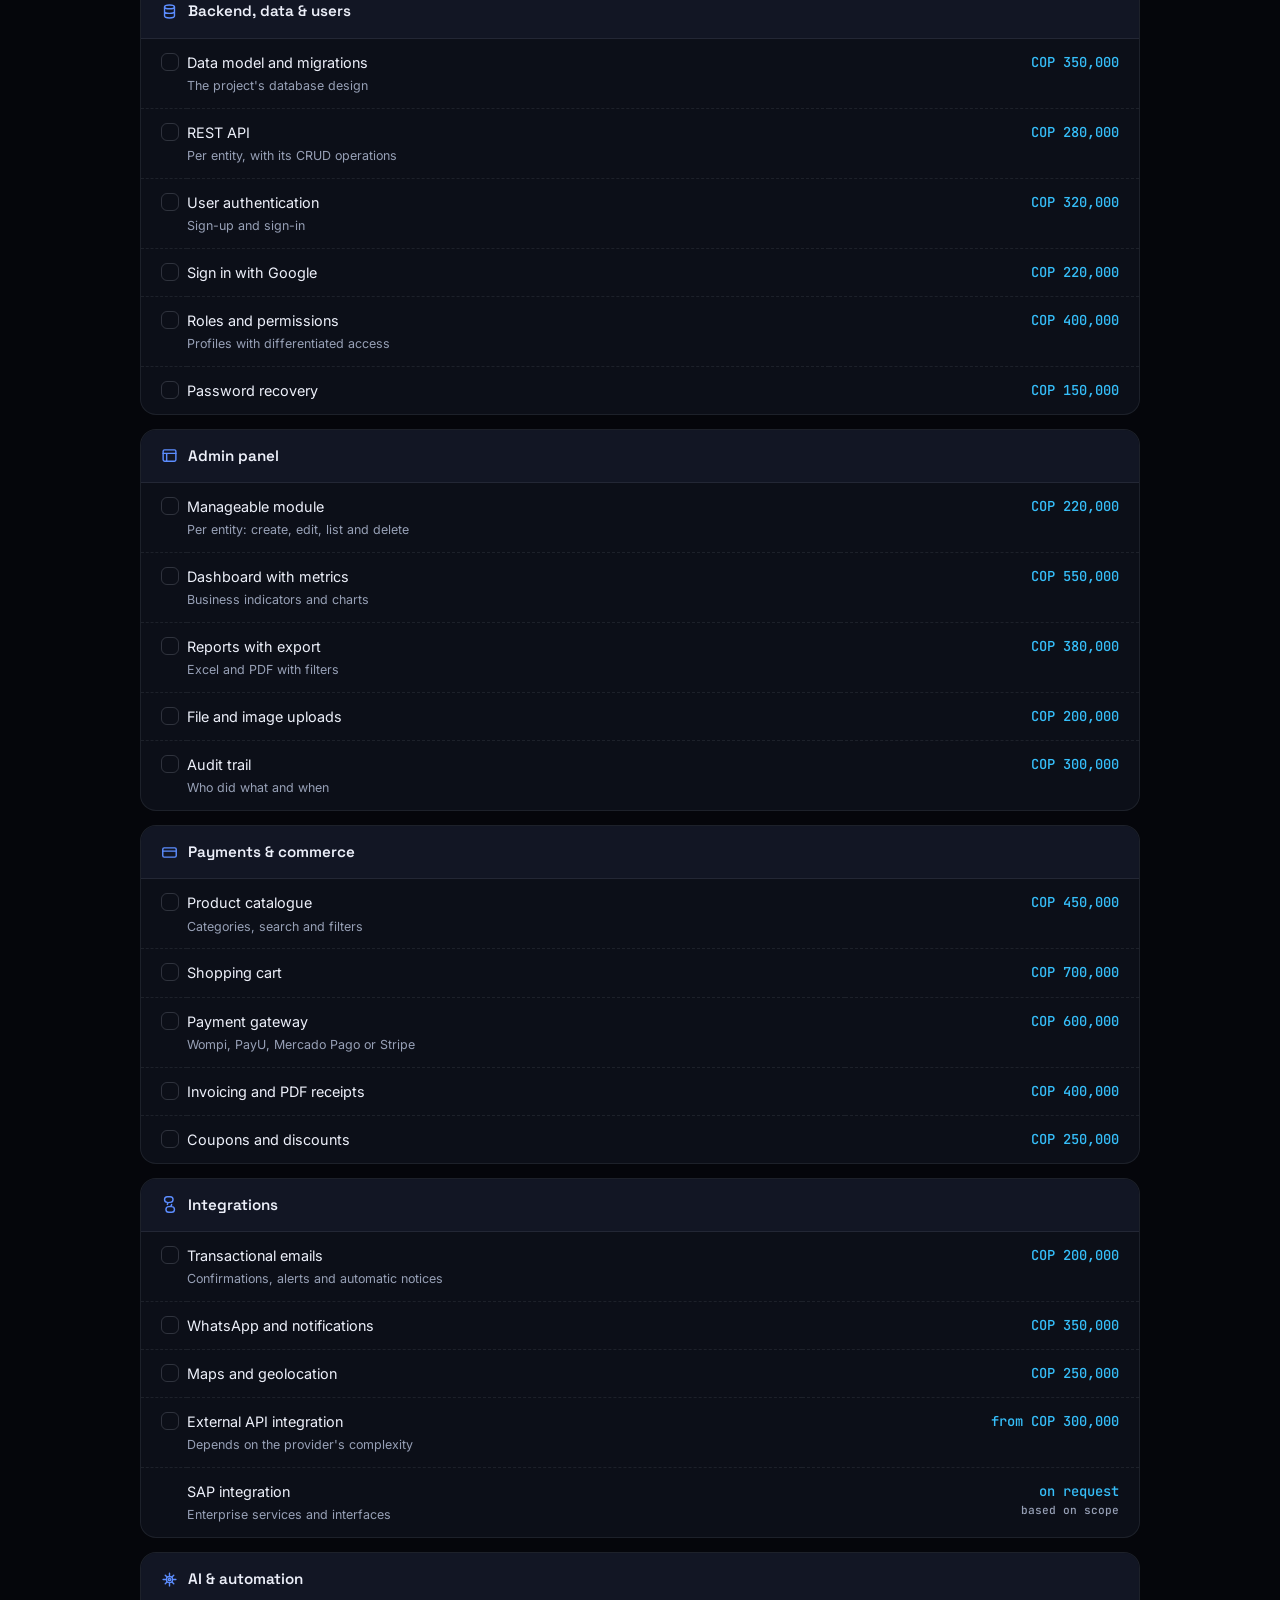
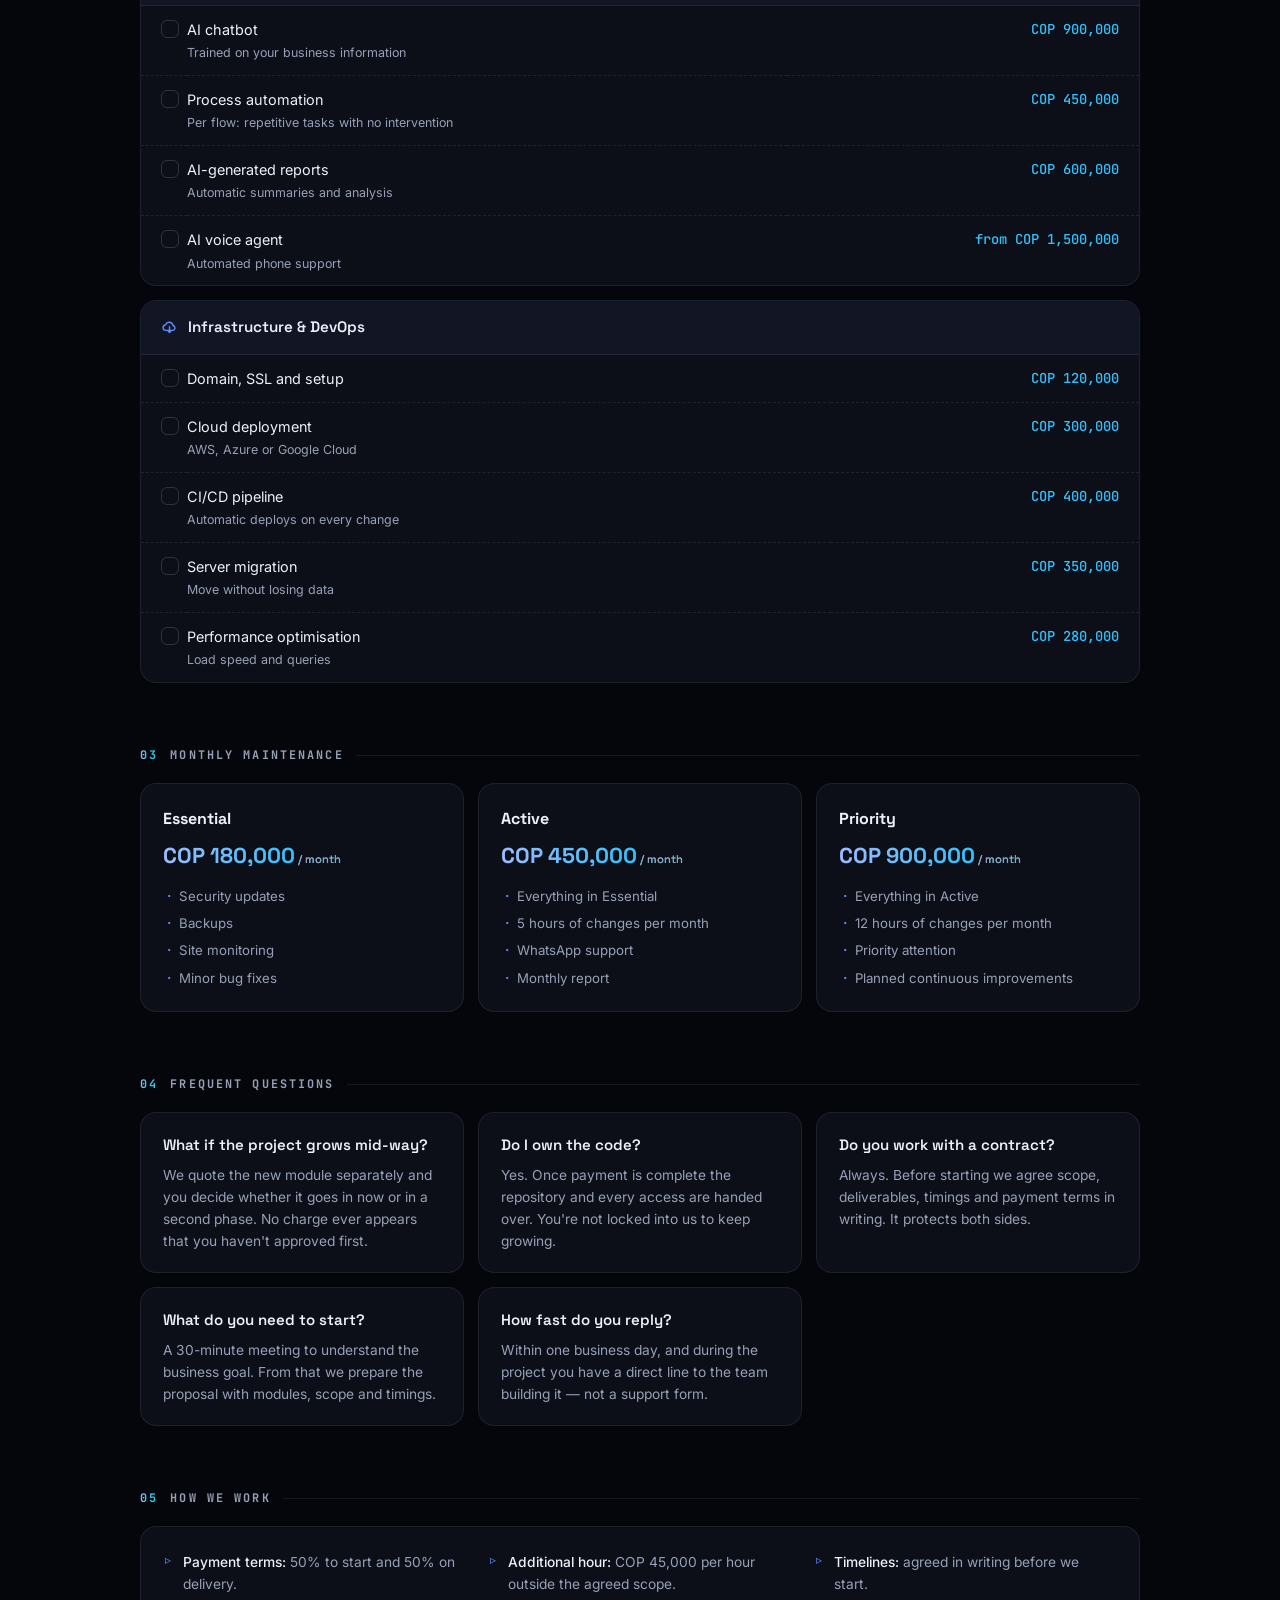
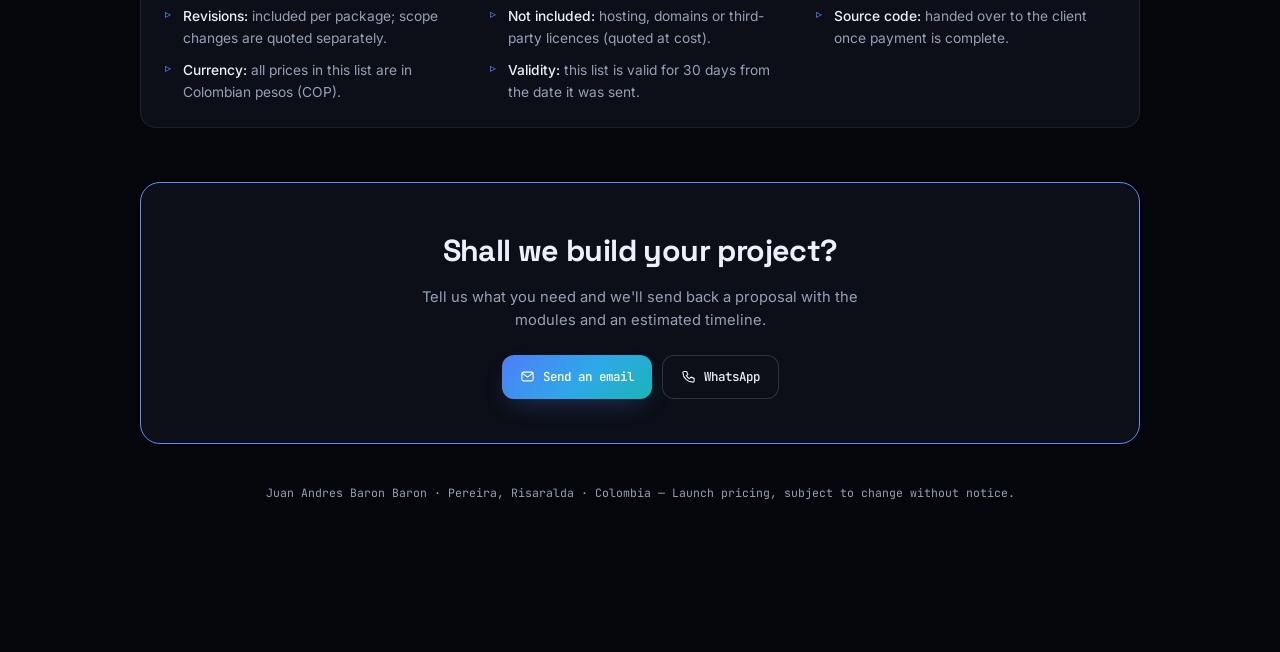
<file: precios.html>
<!DOCTYPE html>
<html lang="es" data-theme="dark">
<head>
  <meta charset="UTF-8" />
  <meta name="viewport" content="width=device-width, initial-scale=1.0" />
  <title>Lista de precios — Desarrollo de software a la medida</title>
  <!-- página no listada: fuera de buscadores y sin enlaces desde el sitio -->
  <meta name="robots" content="noindex, nofollow, noarchive" />
  <meta name="referrer" content="no-referrer" />
  <link rel="preconnect" href="https://fonts.googleapis.com" />
  <link rel="preconnect" href="https://fonts.gstatic.com" crossorigin />
  <link href="https://fonts.googleapis.com/css2?family=Space+Grotesk:wght@400;500;600;700&family=Inter:wght@300;400;500;600&family=JetBrains+Mono:wght@400;500&display=swap" rel="stylesheet" />
  <link rel="icon" href="data:image/svg+xml,%3Csvg xmlns='http://www.w3.org/2000/svg' viewBox='0 0 100 100'%3E%3Crect width='100' height='100' rx='22' fill='%23121620'/%3E%3Cg fill='none' stroke='%235C8DFF' stroke-width='7' stroke-linecap='round' stroke-linejoin='round'%3E%3Cpath d='M40 30 L24 50 L40 70'/%3E%3Cpath d='M60 30 L76 50 L60 70'/%3E%3C/g%3E%3C/svg%3E" />
  <style>
    /* ============ design tokens, one block per theme ============ */
    :root, :root[data-theme="dark"] {
      --bg: #05060B; --panel: #0C0F18; --panel-2: #121624;
      --txt: #EDF0FA; --txt-dim: #97A0B6;
      --line: rgba(226, 232, 255, 0.08); --line-2: rgba(226, 232, 255, 0.16);
      --acc: #5C8DFF; --acc-2: #36BFFA; --acc-3: #2DD4BF;
      --glow: rgba(92, 141, 255, 0.35);
      --grad: linear-gradient(92deg, #9DBBFF 0%, #36BFFA 46%, #2DD4BF 100%);
      --grad-btn: linear-gradient(135deg, #4F7DF9 0%, #2EA8E8 55%, #14B8A6 115%);
      --tint: rgba(92, 141, 255, 0.06);
      --shadow: 0 40px 90px -30px rgba(0, 0, 0, 0.8);
      --halo-1: rgba(92, 141, 255, 0.10); --halo-2: rgba(45, 212, 191, 0.08);
      color-scheme: dark;
    }
    :root[data-theme="mixed"] {
      --bg: #0D1120; --panel: #151B36; --panel-2: #1B2244;
      --txt: #EBEEFB; --txt-dim: #99A3C6;
      --line: rgba(224, 231, 255, 0.09); --line-2: rgba(224, 231, 255, 0.18);
      --acc: #818CF8; --acc-2: #38BDF8; --acc-3: #34D399;
      --glow: rgba(129, 140, 248, 0.38);
      --grad: linear-gradient(92deg, #B4BCFF 0%, #38BDF8 50%, #34D399 105%);
      --grad-btn: linear-gradient(135deg, #6C77F2 0%, #2EA8E8 60%, #10B981 120%);
      --tint: rgba(129, 140, 248, 0.07);
      --shadow: 0 40px 90px -30px rgba(0, 0, 0, 0.7);
      --halo-1: rgba(129, 140, 248, 0.12); --halo-2: rgba(52, 211, 153, 0.08);
      color-scheme: dark;
    }
    :root[data-theme="light"] {
      --bg: #F6F7FC; --panel: #FFFFFF; --panel-2: #F0F2FA;
      --txt: #12162A; --txt-dim: #5C6680;
      --line: rgba(18, 22, 42, 0.10); --line-2: rgba(18, 22, 42, 0.20);
      --acc: #2563EB; --acc-2: #0891B2; --acc-3: #0D9488;
      --glow: rgba(37, 99, 235, 0.25);
      --grad: linear-gradient(92deg, #1D4ED8 0%, #0891B2 50%, #0D9488 105%);
      --grad-btn: linear-gradient(135deg, #2563EB 0%, #0891B2 60%, #0D9488 125%);
      --tint: rgba(37, 99, 235, 0.05);
      --shadow: 0 30px 70px -28px rgba(18, 22, 42, 0.22);
      --halo-1: rgba(37, 99, 235, 0.07); --halo-2: rgba(13, 148, 136, 0.06);
      color-scheme: light;
    }
    :root {
      --mono: "JetBrains Mono", ui-monospace, monospace;
      --display: "Space Grotesk", "Segoe UI", sans-serif;
      --body: "Inter", -apple-system, sans-serif;
      --ease: cubic-bezier(0.22, 1, 0.36, 1);
    }

    * { margin: 0; padding: 0; box-sizing: border-box; -webkit-tap-highlight-color: transparent; }
    html { -webkit-text-size-adjust: 100%; }
    body {
      background:
        radial-gradient(900px 420px at 12% -8%, var(--halo-1), transparent 65%),
        radial-gradient(780px 380px at 92% 2%, var(--halo-2), transparent 65%),
        var(--bg);
      color: var(--txt); font-family: var(--body); line-height: 1.6;
      -webkit-font-smoothing: antialiased; min-height: 100vh;
      transition: background .45s ease, color .45s ease;
    }
    a { color: inherit; text-decoration: none; }

    /* ============ PIN gate ============ */
    .gate { position: fixed; inset: 0; z-index: 100; background: var(--bg); display: grid; place-items: center; padding: 24px; }
    .gate.is-open { display: none; }
    .gate-card { width: min(420px, 100%); text-align: center; background: var(--panel);
      border: 1px solid var(--line); border-radius: 20px; padding: clamp(28px, 5vw, 44px); box-shadow: var(--shadow); }
    .gate-tools { display: flex; gap: 8px; justify-content: center; margin-bottom: 22px; }
    .gate-mark { width: 52px; height: 52px; margin: 0 auto 18px; border-radius: 14px; display: grid; place-items: center;
      background: var(--panel-2); border: 1px solid var(--line-2); }
    .gate-mark svg { width: 26px; height: 26px; stroke: var(--acc); fill: none; stroke-width: 1.8; stroke-linecap: round; stroke-linejoin: round; }
    .gate-card h1 { font-family: var(--display); font-weight: 600; font-size: 1.3rem; letter-spacing: -0.02em; }
    .gate-card p { color: var(--txt-dim); font-size: 0.88rem; margin-top: 8px; }
    .pin-row { display: flex; gap: 10px; justify-content: center; margin: 26px 0 6px; }
    .pin-row input { width: 54px; height: 64px; text-align: center; font-family: var(--mono); font-size: 1.5rem; font-weight: 500;
      color: var(--txt); background: var(--panel-2); border: 1px solid var(--line-2); border-radius: 14px; outline: none;
      transition: border-color .25s, box-shadow .25s; -moz-appearance: textfield; }
    .pin-row input::-webkit-outer-spin-button, .pin-row input::-webkit-inner-spin-button { -webkit-appearance: none; margin: 0; }
    .pin-row input:focus { border-color: var(--acc); box-shadow: 0 0 0 4px var(--tint); }
    .pin-row input.filled { border-color: var(--acc); }
    .gate-err { min-height: 22px; font-family: var(--mono); font-size: 0.76rem; color: #F43F5E; opacity: 0; transition: opacity .2s; }
    .gate-err.show { opacity: 1; }
    .gate.shake .gate-card { animation: shake .4s; }
    @keyframes shake { 25% { transform: translateX(-9px); } 50% { transform: translateX(8px); } 75% { transform: translateX(-4px); } }
    .gate-hint { margin-top: 14px; font-size: 0.76rem; color: var(--txt-dim); }

    /* ============ layout ============ */
    .wrap { max-width: 1080px; margin: 0 auto; padding: clamp(28px, 5vw, 60px) clamp(18px, 4vw, 40px) 150px; }
    .top { display: flex; justify-content: space-between; align-items: flex-start; gap: 20px; flex-wrap: wrap; margin-bottom: clamp(28px, 5vh, 48px); }
    .brand { font-family: var(--display); font-weight: 700; font-size: clamp(1.5rem, 3.4vw, 2.1rem); letter-spacing: -0.03em; }
    .brand em { font-style: normal; color: var(--txt-dim); font-weight: 500; }
    .brand-sub { font-family: var(--mono); font-size: 0.82rem; margin-top: 6px;
      background: var(--grad); -webkit-background-clip: text; background-clip: text; color: transparent; display: inline-block; }
    .top-actions { display: flex; gap: 10px; flex-wrap: wrap; align-items: center; }

    .seg { display: flex; gap: 2px; padding: 3px; border-radius: 12px; background: var(--panel); border: 1px solid var(--line); }
    .seg button { font-family: var(--mono); font-size: 0.72rem; font-weight: 500; padding: 8px 11px; border-radius: 9px;
      color: var(--txt-dim); cursor: pointer; background: none; border: none; display: grid; place-items: center;
      transition: background .25s, color .25s; }
    .seg button svg { width: 15px; height: 15px; stroke: currentColor; fill: none; stroke-width: 1.8; stroke-linecap: round; stroke-linejoin: round; }
    .seg button:hover { color: var(--txt); }
    .seg button.is-active { background: var(--grad-btn); color: #fff; }
    .btn { display: inline-flex; align-items: center; gap: 8px; font-family: var(--mono); font-size: 0.78rem; font-weight: 500;
      padding: 11px 18px; border-radius: 12px; cursor: pointer; border: 1px solid var(--line-2); background: var(--panel); color: var(--txt);
      transition: transform .3s var(--ease), border-color .3s; }
    .btn:hover { transform: translateY(-2px); border-color: var(--acc); }
    .btn svg { width: 15px; height: 15px; }
    .btn-primary { background: var(--grad-btn); border: none; color: #fff; box-shadow: 0 10px 26px -10px var(--glow); }
    .btn-sm { padding: 8px 13px; font-size: 0.72rem; border-radius: 10px; }

    .lead { max-width: 720px; margin-bottom: clamp(30px, 5vh, 52px); }
    .lead h2 { font-family: var(--display); font-weight: 700; letter-spacing: -0.035em; font-size: clamp(1.9rem, 4.6vw, 3rem); line-height: 1.08; }
    .lead h2 span { background: var(--grad); -webkit-background-clip: text; background-clip: text; color: transparent; }
    .lead p { color: var(--txt-dim); margin-top: 14px; font-size: clamp(0.95rem, 1.4vw, 1.05rem); font-weight: 300; }
    .badge { display: inline-flex; align-items: center; gap: 8px; font-family: var(--mono); font-size: 0.72rem;
      padding: 7px 14px; border-radius: 100px; border: 1px solid var(--acc-3); background: var(--tint); color: var(--acc-3); margin-bottom: 16px; }
    .badge b { width: 6px; height: 6px; border-radius: 50%; background: var(--acc-3); }

    h3.sec { font-family: var(--mono); font-size: 0.74rem; letter-spacing: 0.18em; text-transform: uppercase;
      color: var(--txt-dim); margin: clamp(40px, 7vh, 64px) 0 18px; display: flex; align-items: center; gap: 12px; }
    h3.sec::after { content: ""; flex: 1; height: 1px; background: var(--line); }
    h3.sec i { font-style: normal; background: var(--grad); -webkit-background-clip: text; background-clip: text; color: transparent; }

    /* ============ packages ============ */
    .packs { display: grid; grid-template-columns: repeat(auto-fit, minmax(260px, 1fr)); gap: 16px; }
    .pack { position: relative; background: var(--panel); border: 1px solid var(--line); border-radius: 18px; padding: 26px 24px;
      display: flex; flex-direction: column; transition: transform .35s var(--ease), border-color .35s; }
    .pack:hover { transform: translateY(-4px); border-color: var(--line-2); }
    .pack.feat { border-color: var(--acc); background: linear-gradient(160deg, var(--tint), var(--panel) 55%); }
    .pack-tag { position: absolute; top: -11px; left: 24px; font-family: var(--mono); font-size: 0.64rem; letter-spacing: 0.12em;
      text-transform: uppercase; padding: 4px 11px; border-radius: 100px; background: var(--grad-btn); color: #fff; }
    .pack h4 { font-family: var(--display); font-weight: 600; font-size: 1.15rem; }
    .pack .price { font-family: var(--display); font-weight: 700; font-size: 1.8rem; letter-spacing: -0.03em; margin: 12px 0 4px;
      background: var(--grad); -webkit-background-clip: text; background-clip: text; color: transparent; }
    .pack .price small { font-size: 0.78rem; font-weight: 500; color: var(--txt-dim); -webkit-text-fill-color: var(--txt-dim); display: block; margin-bottom: 2px; }
    .pack .time { font-family: var(--mono); font-size: 0.7rem; color: var(--txt-dim); margin-bottom: 16px; }
    .pack ul { list-style: none; display: flex; flex-direction: column; gap: 8px; flex: 1; }
    .pack li { position: relative; padding-left: 20px; font-size: 0.86rem; color: var(--txt-dim); }
    .pack li::before { content: "✓"; position: absolute; left: 0; color: var(--acc-3); font-size: 0.8rem; }
    .pack .btn { margin-top: 18px; justify-content: center; }

    /* ============ module tables ============ */
    .pick-hint { font-family: var(--mono); font-size: 0.74rem; color: var(--txt-dim); margin: -6px 0 16px;
      display: inline-flex; align-items: center; gap: 8px; padding: 8px 14px; border: 1px dashed var(--line-2); border-radius: 10px; }
    .group { background: var(--panel); border: 1px solid var(--line); border-radius: 16px; overflow: hidden; margin-bottom: 14px; }
    .group-h { display: flex; align-items: center; gap: 10px; padding: 14px 20px; border-bottom: 1px solid var(--line); background: var(--panel-2); }
    .group-h svg { width: 17px; height: 17px; stroke: var(--acc); fill: none; stroke-width: 2; stroke-linecap: round; stroke-linejoin: round; flex-shrink: 0; }
    .group-h b { font-family: var(--display); font-weight: 600; font-size: 0.95rem; }
    table { width: 100%; border-collapse: collapse; }
    tbody tr { border-bottom: 1px dashed var(--line); transition: background .2s; cursor: pointer; }
    tbody tr:last-child { border-bottom: none; }
    tbody tr:hover { background: var(--tint); }
    tbody tr.sel { background: var(--tint); }
    tbody tr.no-pick { cursor: default; }
    td { padding: 12px 14px 12px 0; vertical-align: top; }
    td.m-pick { width: 46px; padding-left: 20px; padding-right: 0; }
    .box { display: block; width: 18px; height: 18px; border-radius: 6px; border: 1.5px solid var(--line-2);
      position: relative; margin-top: 2px; transition: background .2s, border-color .2s; }
    tr.no-pick .box { opacity: 0; }
    tr.sel .box { background: var(--grad-btn); border-color: transparent; }
    tr.sel .box::after { content: ""; position: absolute; left: 5px; top: 1px; width: 5px; height: 10px;
      border: solid #fff; border-width: 0 2px 2px 0; transform: rotate(45deg); }
    td.m-name { font-size: 0.9rem; }
    td.m-name span { display: block; font-size: 0.78rem; color: var(--txt-dim); margin-top: 2px; }
    td.m-price { text-align: right; white-space: nowrap; font-family: var(--mono); font-size: 0.86rem; font-weight: 500;
      color: var(--acc-2); padding-right: 20px; }
    td.m-price em { font-style: normal; font-size: 0.7rem; color: var(--txt-dim); display: block; }

    /* ============ maintenance ============ */
    .plans { display: grid; grid-template-columns: repeat(auto-fit, minmax(240px, 1fr)); gap: 14px; }
    .plan { background: var(--panel); border: 1px solid var(--line); border-radius: 16px; padding: 22px; cursor: pointer;
      transition: border-color .3s, background .3s; }
    .plan:hover { border-color: var(--line-2); }
    .plan.sel { border-color: var(--acc); background: linear-gradient(160deg, var(--tint), var(--panel) 60%); }
    .plan b { font-family: var(--display); font-size: 1rem; }
    .plan .p { font-family: var(--display); font-weight: 700; font-size: 1.35rem; margin: 8px 0 12px;
      background: var(--grad); -webkit-background-clip: text; background-clip: text; color: transparent; }
    .plan .p small { font-size: 0.7rem; color: var(--txt-dim); -webkit-text-fill-color: var(--txt-dim); font-weight: 500; }
    .plan ul { list-style: none; display: flex; flex-direction: column; gap: 6px; }
    .plan li { font-size: 0.83rem; color: var(--txt-dim); padding-left: 16px; position: relative; }
    .plan li::before { content: "·"; position: absolute; left: 4px; color: var(--acc); font-weight: 700; }

    /* ============ quote summary ============ */
    .summary { display: none; background: var(--panel); border: 1px solid var(--acc); border-radius: 18px;
      padding: 26px; margin-top: clamp(30px, 5vh, 48px); }
    .summary.show { display: block; }
    .summary h4 { font-family: var(--display); font-weight: 700; font-size: 1.2rem; }
    .summary > p { color: var(--txt-dim); font-size: 0.84rem; margin: 4px 0 16px; }
    .sum-list { list-style: none; display: flex; flex-direction: column; }
    .sum-list li { display: flex; justify-content: space-between; gap: 14px; padding: 8px 0; border-bottom: 1px dashed var(--line); font-size: 0.87rem; }
    .sum-list li:last-child { border-bottom: none; }
    .sum-list li b { font-family: var(--mono); font-weight: 500; color: var(--acc-2); white-space: nowrap; }
    .sum-total { display: flex; justify-content: space-between; align-items: baseline; gap: 14px; margin-top: 16px; padding-top: 16px; border-top: 1px solid var(--line-2); }
    .sum-total span { font-family: var(--mono); font-size: 0.76rem; letter-spacing: 0.1em; text-transform: uppercase; color: var(--txt-dim); }
    .sum-total b { font-family: var(--display); font-weight: 700; font-size: 1.5rem;
      background: var(--grad); -webkit-background-clip: text; background-clip: text; color: transparent; }
    .sum-month { display: flex; justify-content: space-between; align-items: baseline; gap: 14px; margin-top: 8px; font-size: 0.86rem; color: var(--txt-dim); }
    .sum-month b { font-family: var(--mono); color: var(--acc-3); }

    /* ============ FAQ ============ */
    .faq { display: grid; grid-template-columns: repeat(auto-fit, minmax(300px, 1fr)); gap: 14px; }
    .qa { background: var(--panel); border: 1px solid var(--line); border-radius: 16px; padding: 20px 22px; }
    .qa b { display: block; font-family: var(--display); font-weight: 600; font-size: 0.94rem; margin-bottom: 7px; }
    .qa p { color: var(--txt-dim); font-size: 0.86rem; }

    /* ============ terms + cta ============ */
    .terms { background: var(--panel); border: 1px solid var(--line); border-radius: 16px; padding: 24px; }
    .terms ul { list-style: none; display: grid; grid-template-columns: repeat(auto-fit, minmax(280px, 1fr)); gap: 10px 26px; }
    .terms li { position: relative; padding-left: 18px; font-size: 0.86rem; color: var(--txt-dim); }
    .terms li::before { content: "▹"; position: absolute; left: 0; color: var(--acc); font-size: 0.74rem; }
    .terms li b { color: var(--txt); font-weight: 500; }
    .cta { margin-top: clamp(36px, 6vh, 60px); text-align: center; background: var(--panel);
      border: 1px solid var(--acc); border-radius: 20px; padding: clamp(28px, 5vw, 44px); }
    .cta h4 { font-family: var(--display); font-weight: 700; font-size: clamp(1.3rem, 3vw, 1.9rem); letter-spacing: -0.02em; }
    .cta p { color: var(--txt-dim); margin: 10px auto 22px; max-width: 460px; font-size: 0.92rem; }
    .cta-links { display: flex; gap: 10px; justify-content: center; flex-wrap: wrap; }
    footer { text-align: center; margin-top: 40px; font-family: var(--mono); font-size: 0.72rem; color: var(--txt-dim); }

    /* ============ sticky selection bar ============ */
    .bar { position: fixed; left: 50%; bottom: 18px; transform: translate(-50%, 160%); z-index: 60;
      width: min(760px, calc(100% - 28px)); display: flex; align-items: center; gap: 16px; flex-wrap: wrap;
      background: var(--panel); border: 1px solid var(--acc); border-radius: 16px; padding: 14px 18px;
      box-shadow: var(--shadow); transition: transform .5s var(--ease); }
    .bar.show { transform: translate(-50%, 0); }
    .bar-info { display: flex; gap: 20px; flex-wrap: wrap; align-items: baseline; flex: 1; min-width: 190px; }
    .bar-info div { display: flex; flex-direction: column; }
    .bar-info small { font-family: var(--mono); font-size: 0.62rem; letter-spacing: 0.1em; text-transform: uppercase; color: var(--txt-dim); }
    .bar-info b { font-family: var(--display); font-size: 1.05rem; }
    .bar-info b.tot { background: var(--grad); -webkit-background-clip: text; background-clip: text; color: transparent; }
    .bar-actions { display: flex; gap: 8px; }

    @media (max-width: 560px) {
      td { padding: 11px 10px 11px 0; }
      td.m-pick { width: 38px; padding-left: 14px; }
      td.m-price { padding-right: 14px; }
      .pin-row input { width: 46px; height: 56px; font-size: 1.25rem; }
      .bar { gap: 10px; padding: 12px 14px; }
      .bar-actions { width: 100%; }
      .bar-actions .btn { flex: 1; justify-content: center; }
    }

    /* ============ print: clean white quote, whatever the theme ============ */
    @page { size: A4; margin: 0; }
    @media print {
      .gate, .top-actions, .cta, .bar, .pick-hint, .m-pick { display: none !important; }
      body { background: #fff !important; color: #12162A; padding: 10mm 9mm; font-size: 9pt; }
      .wrap { max-width: none; padding: 0; }
      .brand, .lead h2, .qa b { color: #12162A; }
      .lead h2 span, .brand-sub, .pack .price, .plan .p, h3.sec i, .sum-total b { -webkit-text-fill-color: #1D4ED8; color: #1D4ED8; background: none; }
      .lead p, .pack li, .plan li, .terms li, .qa p, td.m-name span, .pack .time,
      .pack .price small, .plan .p small, .summary > p, .sum-total span, .sum-month { color: #4A5570; -webkit-text-fill-color: #4A5570; }
      .pack, .group, .plan, .terms, .qa, .summary { background: #fff; border: 0.6pt solid #D9DFEC; break-inside: avoid; }
      .summary { border-color: #1D4ED8; }
      .group-h { background: #F4F7FC; border-bottom: 0.6pt solid #D9DFEC; }
      .group-h b, .plan b, .pack h4, .summary h4, .terms li b { color: #12162A; }
      td.m-price, .sum-list li b { color: #1D4ED8; }
      .sum-month b { color: #0D9488; }
      tbody tr, .sum-list li { border-bottom: 0.5pt dashed #E3E7F1; }
      tbody tr.sel { background: #F4F7FC; }
      td { padding-left: 12pt; }
      h3.sec { color: #6B7590; margin: 14pt 0 8pt; }
      h3.sec::after { background: #D9DFEC; }
      .badge { border-color: #0D9488; color: #0D9488; background: #fff; }
      .packs, .plans, .faq { gap: 8pt; }
      .pack, .plan, .qa { padding: 12pt; }
      .pack .btn { display: none; }
      footer { color: #6B7590; }
      * { -webkit-print-color-adjust: exact !important; print-color-adjust: exact !important; }
    }
  </style>
</head>
<body>

  <!-- ============ PIN gate ============
       Nota honesta: los PIN viven en el JavaScript de esta página, así que son
       una barrera contra visitas accidentales, no seguridad real. Cualquiera
       que abra el código fuente puede leerlos. No publiques aquí información
       que no puedas permitirte que se filtre. -->
  <div class="gate" id="gate">
    <div class="gate-card">
      <div class="gate-tools">
        <div class="seg" id="gateLang" role="group">
          <button data-lang="es">ES</button><button data-lang="en">EN</button><button data-lang="fr">FR</button>
        </div>
        <div class="seg" id="gateTheme" role="group"></div>
      </div>
      <span class="gate-mark">
        <svg viewBox="0 0 24 24"><rect x="4" y="10" width="16" height="11" rx="2.5"/><path d="M8 10V7a4 4 0 0 1 8 0v3"/></svg>
      </span>
      <h1 id="gateH">Contenido privado</h1>
      <p id="gateP">Ingresa el código de 4 dígitos para ver la lista de precios.</p>
      <div class="pin-row" id="pinRow">
        <input type="password" inputmode="numeric" maxlength="1" autocomplete="off" aria-label="1" />
        <input type="password" inputmode="numeric" maxlength="1" autocomplete="off" aria-label="2" />
        <input type="password" inputmode="numeric" maxlength="1" autocomplete="off" aria-label="3" />
        <input type="password" inputmode="numeric" maxlength="1" autocomplete="off" aria-label="4" />
      </div>
      <p class="gate-err" id="gateErr">Código incorrecto</p>
      <p class="gate-hint"><span id="gateHint">¿No tienes el código? Escríbeme a</span>
        <a href="mailto:juanandresbaronbaron2001@gmail.com" style="color:var(--acc-2)">juanandresbaronbaron2001@gmail.com</a>
      </p>
    </div>
  </div>

  <!-- ============ content ============ -->
  <div class="wrap">
    <div class="top">
      <div>
        <div class="brand">Juan Andres <em>Baron Baron</em></div>
        <div class="brand-sub" id="brandSub">Desarrollo de software a la medida</div>
      </div>
      <div class="top-actions">
        <div class="seg" id="langSeg" role="group">
          <button data-lang="es">ES</button><button data-lang="en">EN</button><button data-lang="fr">FR</button>
        </div>
        <div class="seg" id="themeSeg" role="group"></div>
        <button class="btn btn-primary" id="btnPrint">
          <svg viewBox="0 0 24 24" fill="none" stroke="currentColor" stroke-width="2" stroke-linecap="round" stroke-linejoin="round"><path d="M12 4v11M7 11l5 5 5-5M5 20h14"/></svg>
          <span id="btnPdf">Descargar PDF</span>
        </button>
        <a class="btn" href="index.html">
          <svg viewBox="0 0 24 24" fill="none" stroke="currentColor" stroke-width="2" stroke-linecap="round" stroke-linejoin="round"><path d="M15 18l-6-6 6-6"/></svg>
          <span id="btnPortfolio">Portafolio</span>
        </a>
      </div>
    </div>

    <div class="lead">
      <span class="badge"><b></b><span id="badgeTxt">Precios de lanzamiento 2026</span></span>
      <h2 id="leadH"></h2>
      <p id="leadP"></p>
    </div>

    <h3 class="sec"><i>01</i><span id="s1"></span></h3>
    <div class="packs" id="packs"></div>

    <h3 class="sec"><i>02</i><span id="s2"></span></h3>
    <p class="pick-hint" id="pickHint"></p>
    <div id="groups"></div>

    <h3 class="sec"><i>03</i><span id="s3"></span></h3>
    <div class="plans" id="plans"></div>

    <div class="summary" id="summary">
      <h4 id="sumH"></h4>
      <p id="sumP"></p>
      <ul class="sum-list" id="sumList"></ul>
      <div class="sum-total"><span id="sumTotalLbl"></span><b id="sumTotal"></b></div>
      <div class="sum-month" id="sumMonthRow"><span id="sumMonthLbl"></span><b id="sumMonth"></b></div>
    </div>

    <h3 class="sec"><i>04</i><span id="s4"></span></h3>
    <div class="faq" id="faq"></div>

    <h3 class="sec"><i>05</i><span id="s5"></span></h3>
    <div class="terms"><ul id="terms"></ul></div>

    <div class="cta">
      <h4 id="ctaH"></h4>
      <p id="ctaP"></p>
      <div class="cta-links">
        <a class="btn btn-primary" id="ctaMail" href="#">
          <svg viewBox="0 0 24 24" fill="none" stroke="currentColor" stroke-width="1.8" stroke-linecap="round" stroke-linejoin="round"><rect x="3" y="5" width="18" height="14" rx="2.5"/><path d="M4 7l8 6 8-6"/></svg>
          <span id="ctaMailTxt">Escribir un correo</span>
        </a>
        <a class="btn" id="ctaWa" href="#" target="_blank" rel="noopener">
          <svg viewBox="0 0 24 24" fill="none" stroke="currentColor" stroke-width="1.8" stroke-linecap="round" stroke-linejoin="round"><path d="M5 4h4l2 5-2.5 1.5a11 11 0 0 0 5 5L16 13l5 2v4a2 2 0 0 1-2 2A16 16 0 0 1 3 6a2 2 0 0 1 2-2z"/></svg>
          WhatsApp
        </a>
      </div>
    </div>

    <footer id="foot"></footer>
  </div>

  <!-- ============ sticky quote bar ============ -->
  <div class="bar" id="bar">
    <div class="bar-info">
      <div><small id="barItemsLbl"></small><b id="barItems"></b></div>
      <div><small id="barProjectLbl"></small><b class="tot" id="barProject"></b></div>
      <div id="barMonthWrap"><small id="barMonthLbl"></small><b id="barMonth"></b></div>
    </div>
    <div class="bar-actions">
      <button class="btn btn-sm" id="barClear"></button>
      <a class="btn btn-sm btn-primary" id="barSend" href="#" target="_blank" rel="noopener"></a>
    </div>
  </div>

  <script>
  /* =====================================================================
     Los PIN viven aquí, en el cliente: son una cortina para que nadie
     llegue por accidente, NO un control de acceso. Quien abra el código
     fuente puede leerlos.
     ===================================================================== */
  var LOC = { es: "es-CO", en: "en-US", fr: "fr-FR" };

  /* Un PIN por mercado: cada uno abre su propia lista, moneda e idioma.
       CO -> Colombia        (COP, español)
       US -> Estados Unidos  (USD, inglés)
       EU -> Europa          (EUR, francés)                                */
  var MARKETS = {
    "2580": { id: "CO", cur: "COP", lang: "es" },
    "1776": { id: "US", cur: "USD", lang: "en" },
    "1957": { id: "EU", cur: "EUR", lang: "fr" }
  };
  var SYM = { COP: "$", USD: "US$", EUR: "€" };
  var CURNAME = {
    COP: { es: "pesos colombianos (COP)", en: "Colombian pesos (COP)", fr: "pesos colombiens (COP)" },
    USD: { es: "dólares estadounidenses (USD)", en: "US dollars (USD)", fr: "dollars américains (USD)" },
    EUR: { es: "euros (EUR)", en: "euros (EUR)", fr: "euros (EUR)" }
  };
  var THEMES = {
    dark:  '<svg viewBox="0 0 24 24"><path d="M21 12.8A9 9 0 1 1 11.2 3a7 7 0 0 0 9.8 9.8z"/></svg>',
    mixed: '<svg viewBox="0 0 24 24"><circle cx="12" cy="12" r="9"/><path d="M12 3a9 9 0 0 1 0 18z" fill="currentColor" stroke="none"/></svg>',
    light: '<svg viewBox="0 0 24 24"><circle cx="12" cy="12" r="4"/><path d="M12 2v2M12 20v2M4 12H2M22 12h-2M5.6 5.6 4.2 4.2M19.8 19.8l-1.4-1.4M18.4 5.6l1.4-1.4M4.2 19.8l1.4-1.4"/></svg>'
  };

  var UI = {
    title:  { es: "Lista de precios — Desarrollo de software a la medida", en: "Price list — Custom software development", fr: "Liste de prix — Développement de logiciels sur mesure" },
    gateH:  { es: "Contenido privado", en: "Private content", fr: "Contenu privé" },
    gateP:  { es: "Ingresa el código de 4 dígitos para ver la lista de precios.", en: "Enter the 4-digit code to see the price list.", fr: "Saisissez le code à 4 chiffres pour voir la liste de prix." },
    gateErr:{ es: "Código incorrecto", en: "Incorrect code", fr: "Code incorrect" },
    gateHint:{ es: "¿No tiene el código? Escríbanos a", en: "Don't have the code? Email us at", fr: "Vous n'avez pas le code ? Écrivez-nous à" },
    brandSub:{ es: "Desarrollo de software a la medida", en: "Custom software development", fr: "Développement de logiciels sur mesure" },
    btnPdf: { es: "Descargar PDF", en: "Download PDF", fr: "Télécharger le PDF" },
    btnPortfolio: { es: "Portafolio", en: "Portfolio", fr: "Portfolio" },
    badge:  { es: "Precios de lanzamiento 2026", en: "2026 launch pricing", fr: "Tarifs de lancement 2026" },
    leadA:  { es: "Precios por ", en: "Priced by ", fr: "Un prix par " },
    leadB:  { es: "módulo", en: "module", fr: "module" },
    leadC:  { es: ", sin sorpresas.", en: ", no surprises.", fr: ", sans surprises." },
    leadP:  { es: "Cada proyecto se arma con los módulos que realmente necesita: paga por lo que se construye, no por un paquete cerrado. Cada módulo tiene un precio definido desde el primer día, y lo que se acuerda llega íntegro al equipo que desarrolla: el alcance no se deforma en el camino ni aparecen costos al final. Calidad al mejor precio.",
              en: "Every project is assembled from the modules you actually need: you pay for what gets built, not for a closed package. Every module carries a set price from day one, and what is agreed reaches the development team intact — the scope doesn't drift along the way, and no costs appear at the end. Quality at the best price.",
              fr: "Chaque projet se compose des modules dont vous avez réellement besoin : vous payez ce qui est construit, pas un forfait fermé. Chaque module a un prix défini dès le premier jour, et ce qui est convenu parvient intact à l'équipe de développement : le périmètre ne se déforme pas en chemin et aucun coût n'apparaît à la fin. La qualité, au meilleur prix." },
    s1: { es: "Paquetes completos", en: "Complete packages", fr: "Forfaits complets" },
    s2: { es: "Módulos individuales", en: "Individual modules", fr: "Modules individuels" },
    s3: { es: "Mantenimiento mensual", en: "Monthly maintenance", fr: "Maintenance mensuelle" },
    s4: { es: "Preguntas frecuentes", en: "Frequent questions", fr: "Questions fréquentes" },
    s5: { es: "Cómo trabajamos", en: "How we work", fr: "Comment nous travaillons" },
    from:  { es: "desde", en: "from", fr: "à partir de" },
    quote: { es: "a cotizar", en: "on request", fr: "sur devis" },
    scope: { es: "según alcance", en: "based on scope", fr: "selon le périmètre" },
    perMonth: { es: " / mes", en: " / month", fr: " / mois" },
    packReq: { es: "Solicitar este paquete", en: "Request this package", fr: "Demander ce forfait" },
    pickHint: { es: "Marque los módulos requeridos para armar la cotización.", en: "Tick the modules required to build the quote.", fr: "Cochez les modules requis pour composer le devis." },
    sumH: { es: "Tu cotización", en: "Your quote", fr: "Votre devis" },
    sumP: { es: "Estimación con los módulos seleccionados. Envíela y le confirmamos alcance y tiempos.",
            en: "An estimate from the modules selected. Send it over and we'll confirm scope and timing.",
            fr: "Une estimation à partir des modules sélectionnés. Envoyez-la et nous confirmerons périmètre et délais." },
    sumTotal: { es: "Total del proyecto", en: "Project total", fr: "Total du projet" },
    sumMonth: { es: "Mantenimiento mensual", en: "Monthly maintenance", fr: "Maintenance mensuelle" },
    barItems: { es: "Módulos", en: "Modules", fr: "Modules" },
    barClear: { es: "Limpiar", en: "Clear", fr: "Effacer" },
    barSend: { es: "Enviar cotización", en: "Send quote", fr: "Envoyer le devis" },
    ctaH: { es: "¿Armamos tu proyecto?", en: "Shall we build your project?", fr: "On construit votre projet ?" },
    ctaP: { es: "Cuéntenos qué necesita y le enviamos una propuesta con los módulos y el tiempo estimado.",
            en: "Tell us what you need and we'll send back a proposal with the modules and an estimated timeline.",
            fr: "Dites-nous ce dont vous avez besoin et nous vous enverrons une proposition avec les modules et le délai estimé." },
    ctaMail: { es: "Escribir un correo", en: "Send an email", fr: "Envoyer un e-mail" },
    mailSubj: { es: "Cotización de desarrollo", en: "Development quote", fr: "Devis de développement" },
    waMsg: { es: "Hola, vi la lista de precios y quiero cotizar un proyecto",
             en: "Hello, I saw your price list and I'd like a quote for a project",
             fr: "Bonjour, j'ai vu votre liste de prix et je souhaite un devis" },
    reqMsg: { es: "Hola, me interesa este paquete:", en: "Hello, I'm interested in this package:", fr: "Bonjour, ce forfait m'intéresse :" },
    quoteMsg: { es: "Hola, armé esta cotización desde la lista de precios:", en: "Hello, I put together this quote from your price list:", fr: "Bonjour, j'ai composé ce devis depuis votre liste de prix :" },
    foot: { es: "Juan Andres Baron Baron · Pereira, Risaralda · Colombia — Precios de lanzamiento, sujetos a cambio sin previo aviso.",
            en: "Juan Andres Baron Baron · Pereira, Risaralda · Colombia — Launch pricing, subject to change without notice.",
            fr: "Juan Andres Baron Baron · Pereira, Risaralda · Colombia — Tarifs de lancement, susceptibles d'évoluer sans préavis." }
  };

  var PACKS = [
    { cop: 650000, intl: 750, from: true,
      t: { es: "Landing Page", en: "Landing Page", fr: "Landing Page" },
      time: { es: "1 a 2 semanas", en: "1 to 2 weeks", fr: "1 à 2 semaines" },
      li: [
        { es: "Diseño a medida, responsive", en: "Custom responsive design", fr: "Design sur mesure, responsive" },
        { es: "Una página con secciones", en: "One page with sections", fr: "Une page avec sections" },
        { es: "Formulario de contacto", en: "Contact form", fr: "Formulaire de contact" },
        { es: "SEO básico y analítica", en: "Basic SEO and analytics", fr: "SEO de base et analytique" },
        { es: "Despliegue y dominio configurado", en: "Deployment and domain setup", fr: "Déploiement et domaine configuré" },
        { es: "1 ronda de ajustes", en: "1 round of revisions", fr: "1 série de révisions" } ] },
    { cop: 1500000, intl: 1900, from: true, feat: true,
      tag: { es: "Más pedido", en: "Most requested", fr: "Le plus demandé" },
      t: { es: "Sitio Web Corporativo", en: "Corporate Website", fr: "Site Web d'Entreprise" },
      time: { es: "3 a 4 semanas", en: "3 to 4 weeks", fr: "3 à 4 semaines" },
      li: [
        { es: "Hasta 5 páginas", en: "Up to 5 pages", fr: "Jusqu'à 5 pages" },
        { es: "Panel para editar el contenido", en: "Panel to edit your content", fr: "Panneau pour modifier le contenu" },
        { es: "Blog o sección de noticias", en: "Blog or news section", fr: "Blog ou section actualités" },
        { es: "Formularios y notificaciones", en: "Forms and notifications", fr: "Formulaires et notifications" },
        { es: "SEO, analítica y velocidad", en: "SEO, analytics and speed", fr: "SEO, analytique et vitesse" },
        { es: "Despliegue, dominio y SSL", en: "Deployment, domain and SSL", fr: "Déploiement, domaine et SSL" },
        { es: "2 rondas de ajustes", en: "2 rounds of revisions", fr: "2 séries de révisions" } ] },
    { cop: 3200000, intl: 4500, from: true,
      t: { es: "Aplicación a la Medida", en: "Custom Application", fr: "Application sur Mesure" },
      time: { es: "6 a 10 semanas", en: "6 to 10 weeks", fr: "6 à 10 semaines" },
      li: [
        { es: "Login, roles y permisos", en: "Login, roles and permissions", fr: "Connexion, rôles et permissions" },
        { es: "Panel administrativo", en: "Admin panel", fr: "Panneau d'administration" },
        { es: "Base de datos y API REST", en: "Database and REST API", fr: "Base de données et API REST" },
        { es: "Reportes y exportaciones", en: "Reports and exports", fr: "Rapports et exports" },
        { es: "Despliegue en la nube", en: "Cloud deployment", fr: "Déploiement dans le cloud" },
        { es: "Capacitación de uso", en: "Usage training", fr: "Formation à l'utilisation" },
        { es: "1 mes de soporte incluido", en: "1 month of support included", fr: "1 mois de support inclus" } ] }
  ];

  var ICONS = {
    front: '<rect x="3" y="4" width="12" height="9" rx="1.5"/><path d="M3 11h12"/><rect x="15" y="10" width="6" height="10" rx="1.5"/>',
    data:  '<ellipse cx="12" cy="5.5" rx="7" ry="2.6"/><path d="M5 5.5v13c0 1.5 3.1 2.6 7 2.6s7-1.1 7-2.6v-13M5 12c0 1.5 3.1 2.6 7 2.6s7-1.1 7-2.6"/>',
    admin: '<rect x="3" y="4" width="18" height="16" rx="2"/><path d="M3 9h18M8 9v11"/>',
    pay:   '<rect x="2.5" y="5.5" width="19" height="13" rx="2"/><path d="M2.5 10h19"/>',
    plug:  '<path d="M9 12a3 3 0 0 1 3-3h1a4 4 0 0 0 0-8H9a4 4 0 0 0 0 8"/><path d="M15 12a3 3 0 0 1-3 3h-1a4 4 0 0 0 0 8h4a4 4 0 0 0 0-8"/>',
    ai:    '<rect x="8" y="8" width="8" height="8" rx="2"/><circle cx="12" cy="12" r="1.6"/><path d="M12 3v4M12 17v4M3 12h4M17 12h4M6 6l2.5 2.5M15.5 15.5L18 18M18 6l-2.5 2.5M6 18l2.5-2.5"/>',
    cloud: '<path d="M7 16a4 4 0 0 1-.5-7.97A5.5 5.5 0 0 1 17 9.2 3.5 3.5 0 0 1 17 16z"/><path d="M12 11v8M12 19l-2-2M12 19l2-2"/>'
  };

  var CATS = [
    { icon: ICONS.front, t: { es: "Frontend e interfaz", en: "Frontend & interface", fr: "Frontend et interface" }, rows: [
      { cop: 120000, t: { es: "Página adicional", en: "Additional page", fr: "Page supplémentaire" },
        d: { es: "Diseño, contenido y responsive", en: "Design, content and responsive", fr: "Design, contenu et responsive" } },
      { cop: 250000, t: { es: "Animaciones y scroll interactivo", en: "Animations and interactive scroll", fr: "Animations et scroll interactif" },
        d: { es: "Transiciones tipo Apple, canvas, parallax", en: "Apple-style transitions, canvas, parallax", fr: "Transitions à la Apple, canvas, parallax" } },
      { cop: 180000, t: { es: "Multi-idioma", en: "Multi-language", fr: "Multilingue" },
        d: { es: "Precio por cada idioma adicional", en: "Price per additional language", fr: "Prix par langue supplémentaire" } },
      { cop: 120000, t: { es: "Modo claro / oscuro", en: "Light / dark mode", fr: "Mode clair / sombre" } },
      { cop: 150000, t: { es: "Formulario avanzado", en: "Advanced form", fr: "Formulaire avancé" },
        d: { es: "Validaciones, archivos y notificación por correo", en: "Validation, file uploads and email notification", fr: "Validations, fichiers et notification par e-mail" } },
      { cop: 90000, t: { es: "Adaptación responsive", en: "Responsive adaptation", fr: "Adaptation responsive" },
        d: { es: "Por vista, si el diseño ya existe", en: "Per view, if the design already exists", fr: "Par vue, si le design existe déjà" } } ] },

    { icon: ICONS.data, t: { es: "Backend, datos y usuarios", en: "Backend, data & users", fr: "Backend, données et utilisateurs" }, rows: [
      { cop: 350000, t: { es: "Modelo de datos y migraciones", en: "Data model and migrations", fr: "Modèle de données et migrations" },
        d: { es: "Diseño de la base de datos del proyecto", en: "The project's database design", fr: "Conception de la base de données du projet" } },
      { cop: 280000, t: { es: "API REST", en: "REST API", fr: "API REST" },
        d: { es: "Por entidad, con sus operaciones CRUD", en: "Per entity, with its CRUD operations", fr: "Par entité, avec ses opérations CRUD" } },
      { cop: 320000, t: { es: "Autenticación de usuarios", en: "User authentication", fr: "Authentification des utilisateurs" },
        d: { es: "Registro e inicio de sesión", en: "Sign-up and sign-in", fr: "Inscription et connexion" } },
      { cop: 220000, t: { es: "Inicio de sesión con Google", en: "Sign in with Google", fr: "Connexion avec Google" } },
      { cop: 400000, t: { es: "Roles y permisos", en: "Roles and permissions", fr: "Rôles et permissions" },
        d: { es: "Perfiles con accesos diferenciados", en: "Profiles with differentiated access", fr: "Profils avec accès différenciés" } },
      { cop: 150000, t: { es: "Recuperación de contraseña", en: "Password recovery", fr: "Récupération de mot de passe" } } ] },

    { icon: ICONS.admin, t: { es: "Panel administrativo", en: "Admin panel", fr: "Panneau d'administration" }, rows: [
      { cop: 220000, t: { es: "Módulo administrable", en: "Manageable module", fr: "Module administrable" },
        d: { es: "Por entidad: crear, editar, listar y eliminar", en: "Per entity: create, edit, list and delete", fr: "Par entité : créer, modifier, lister et supprimer" } },
      { cop: 550000, t: { es: "Dashboard con métricas", en: "Dashboard with metrics", fr: "Tableau de bord avec métriques" },
        d: { es: "Indicadores y gráficas del negocio", en: "Business indicators and charts", fr: "Indicateurs et graphiques d'activité" } },
      { cop: 380000, t: { es: "Reportes con exportación", en: "Reports with export", fr: "Rapports avec export" },
        d: { es: "Excel y PDF con filtros", en: "Excel and PDF with filters", fr: "Excel et PDF avec filtres" } },
      { cop: 200000, t: { es: "Carga de archivos e imágenes", en: "File and image uploads", fr: "Téléversement de fichiers et images" } },
      { cop: 300000, t: { es: "Historial de auditoría", en: "Audit trail", fr: "Journal d'audit" },
        d: { es: "Quién hizo qué y cuándo", en: "Who did what and when", fr: "Qui a fait quoi et quand" } } ] },

    { icon: ICONS.pay, t: { es: "Pagos y comercio", en: "Payments & commerce", fr: "Paiements et commerce" }, rows: [
      { cop: 450000, t: { es: "Catálogo de productos", en: "Product catalogue", fr: "Catalogue de produits" },
        d: { es: "Categorías, búsqueda y filtros", en: "Categories, search and filters", fr: "Catégories, recherche et filtres" } },
      { cop: 700000, t: { es: "Carrito de compras", en: "Shopping cart", fr: "Panier d'achat" } },
      { cop: 600000, t: { es: "Pasarela de pagos", en: "Payment gateway", fr: "Passerelle de paiement" },
        d: { es: "Wompi, PayU, Mercado Pago o Stripe", en: "Wompi, PayU, Mercado Pago or Stripe", fr: "Wompi, PayU, Mercado Pago ou Stripe" } },
      { cop: 400000, t: { es: "Facturación y recibos PDF", en: "Invoicing and PDF receipts", fr: "Facturation et reçus PDF" } },
      { cop: 250000, t: { es: "Cupones y descuentos", en: "Coupons and discounts", fr: "Coupons et réductions" } } ] },

    { icon: ICONS.plug, t: { es: "Integraciones", en: "Integrations", fr: "Intégrations" }, rows: [
      { cop: 200000, t: { es: "Correos transaccionales", en: "Transactional emails", fr: "E-mails transactionnels" },
        d: { es: "Confirmaciones, alertas y avisos automáticos", en: "Confirmations, alerts and automatic notices", fr: "Confirmations, alertes et avis automatiques" } },
      { cop: 350000, t: { es: "WhatsApp y notificaciones", en: "WhatsApp and notifications", fr: "WhatsApp et notifications" } },
      { cop: 250000, t: { es: "Mapas y geolocalización", en: "Maps and geolocation", fr: "Cartes et géolocalisation" } },
      { cop: 300000, from: true, t: { es: "Integración con API externa", en: "External API integration", fr: "Intégration d'API externe" },
        d: { es: "Depende de la complejidad del proveedor", en: "Depends on the provider's complexity", fr: "Selon la complexité du fournisseur" } },
      { quote: true, t: { es: "Integración con SAP", en: "SAP integration", fr: "Intégration SAP" },
        d: { es: "Servicios e interfaces empresariales", en: "Enterprise services and interfaces", fr: "Services et interfaces d'entreprise" } } ] },

    { icon: ICONS.ai, t: { es: "Inteligencia artificial y automatización", en: "AI & automation", fr: "IA et automatisation" }, rows: [
      { cop: 900000, t: { es: "Chatbot con IA", en: "AI chatbot", fr: "Chatbot IA" },
        d: { es: "Entrenado con la información de tu negocio", en: "Trained on your business information", fr: "Entraîné sur les informations de votre entreprise" } },
      { cop: 450000, t: { es: "Automatización de procesos", en: "Process automation", fr: "Automatisation des processus" },
        d: { es: "Por flujo: tareas repetitivas sin intervención", en: "Per flow: repetitive tasks with no intervention", fr: "Par flux : tâches répétitives sans intervention" } },
      { cop: 600000, t: { es: "Reportes generados con IA", en: "AI-generated reports", fr: "Rapports générés par IA" },
        d: { es: "Resúmenes y análisis automáticos", en: "Automatic summaries and analysis", fr: "Résumés et analyses automatiques" } },
      { cop: 1500000, from: true, t: { es: "Agente de voz con IA", en: "AI voice agent", fr: "Agent vocal IA" },
        d: { es: "Atención telefónica automatizada", en: "Automated phone support", fr: "Accueil téléphonique automatisé" } } ] },

    { icon: ICONS.cloud, t: { es: "Infraestructura y DevOps", en: "Infrastructure & DevOps", fr: "Infrastructure et DevOps" }, rows: [
      { cop: 120000, t: { es: "Dominio, SSL y configuración", en: "Domain, SSL and setup", fr: "Domaine, SSL et configuration" } },
      { cop: 300000, t: { es: "Despliegue en la nube", en: "Cloud deployment", fr: "Déploiement dans le cloud" },
        d: { es: "AWS, Azure o Google Cloud", en: "AWS, Azure or Google Cloud", fr: "AWS, Azure ou Google Cloud" } },
      { cop: 400000, t: { es: "Pipeline CI/CD", en: "CI/CD pipeline", fr: "Pipeline CI/CD" },
        d: { es: "Despliegues automáticos al hacer cambios", en: "Automatic deploys on every change", fr: "Déploiements automatiques à chaque changement" } },
      { cop: 350000, t: { es: "Migración de servidor", en: "Server migration", fr: "Migration de serveur" },
        d: { es: "Traslado sin perder información", en: "Move without losing data", fr: "Transfert sans perte de données" } },
      { cop: 280000, t: { es: "Optimización de rendimiento", en: "Performance optimisation", fr: "Optimisation des performances" },
        d: { es: "Velocidad de carga y consultas", en: "Load speed and queries", fr: "Vitesse de chargement et requêtes" } } ] }
  ];

  var PLANS = [
    { cop: 180000, t: { es: "Esencial", en: "Essential", fr: "Essentiel" }, li: [
      { es: "Actualizaciones de seguridad", en: "Security updates", fr: "Mises à jour de sécurité" },
      { es: "Copias de respaldo", en: "Backups", fr: "Sauvegardes" },
      { es: "Monitoreo del sitio", en: "Site monitoring", fr: "Surveillance du site" },
      { es: "Corrección de fallas menores", en: "Minor bug fixes", fr: "Correction de bugs mineurs" } ] },
    { cop: 450000, t: { es: "Activo", en: "Active", fr: "Actif" }, li: [
      { es: "Todo lo del plan Esencial", en: "Everything in Essential", fr: "Tout le forfait Essentiel" },
      { es: "5 horas de cambios al mes", en: "5 hours of changes per month", fr: "5 heures de modifications par mois" },
      { es: "Soporte por WhatsApp", en: "WhatsApp support", fr: "Support par WhatsApp" },
      { es: "Reporte mensual", en: "Monthly report", fr: "Rapport mensuel" } ] },
    { cop: 900000, t: { es: "Prioritario", en: "Priority", fr: "Prioritaire" }, li: [
      { es: "Todo lo del plan Activo", en: "Everything in Active", fr: "Tout le forfait Actif" },
      { es: "12 horas de cambios al mes", en: "12 hours of changes per month", fr: "12 heures de modifications par mois" },
      { es: "Atención prioritaria", en: "Priority attention", fr: "Traitement prioritaire" },
      { es: "Mejoras continuas planificadas", en: "Planned continuous improvements", fr: "Améliorations continues planifiées" } ] }
  ];

  var FAQ = [
    { q: { es: "¿Qué pasa si el proyecto crece a mitad de camino?", en: "What if the project grows mid-way?", fr: "Et si le projet s'agrandit en cours de route ?" },
      a: { es: "Cotizamos el módulo nuevo aparte y usted decide si entra ahora o en una segunda etapa. Nunca aparece un cobro que no haya aprobado antes.",
           en: "We quote the new module separately and you decide whether it goes in now or in a second phase. No charge ever appears that you haven't approved first.",
           fr: "Le nouveau module est chiffré à part et vous décidez s'il entre maintenant ou en seconde phase. Aucun frais n'apparaît sans votre accord préalable." } },
    { q: { es: "¿El código queda mío?", en: "Do I own the code?", fr: "Le code m'appartient-il ?" },
      a: { es: "Sí. Al completar el pago se entrega el repositorio y todos los accesos. No queda atado a nosotros para seguir creciendo.",
           en: "Yes. Once payment is complete the repository and every access are handed over. You're not locked into us to keep growing.",
           fr: "Oui. Le paiement finalisé, le dépôt et tous les accès vous sont remis. Vous n'êtes lié à personne pour continuer." } },
    { q: { es: "¿Trabajan con contrato?", en: "Do you work with a contract?", fr: "Travaillez-vous avec un contrat ?" },
      a: { es: "Siempre. Antes de empezar acordamos por escrito alcance, entregables, tiempos y forma de pago. Protege a ambas partes.",
           en: "Always. Before starting we agree scope, deliverables, timings and payment terms in writing. It protects both sides.",
           fr: "Toujours. Avant de commencer, nous convenons par écrit du périmètre, des livrables, des délais et du paiement. Cela protège les deux parties." } },
    { q: { es: "¿Qué necesitan para empezar?", en: "What do you need to start?", fr: "De quoi avez-vous besoin pour démarrer ?" },
      a: { es: "Una reunión de 30 minutos para entender el objetivo del negocio. Con eso preparamos la propuesta con módulos, alcance y tiempos.",
           en: "A 30-minute meeting to understand the business goal. From that we prepare the proposal with modules, scope and timings.",
           fr: "Une réunion de 30 minutes pour comprendre l'objectif métier. Nous en tirons la proposition avec modules, périmètre et délais." } },
    { q: { es: "¿En cuánto tiempo responden?", en: "How fast do you reply?", fr: "Sous quel délai répondez-vous ?" },
      a: { es: "En menos de 24 horas hábiles, y durante el proyecto tiene canal directo con el equipo que desarrolla — no un formulario de soporte.",
           en: "Within one business day, and during the project you have a direct line to the team building it — not a support form.",
           fr: "En moins d'un jour ouvré, et pendant le projet vous avez une ligne directe avec l'équipe qui développe — pas un formulaire de support." } }
  ];

  var HOUR = 45000;
  var TERMS = [
    { b: { es: "Forma de pago:", en: "Payment terms:", fr: "Modalités de paiement :" },
      t: { es: "50% para iniciar y 50% contra entrega.", en: "50% to start and 50% on delivery.", fr: "50 % pour démarrer et 50 % à la livraison." } },
    { b: { es: "Hora adicional:", en: "Additional hour:", fr: "Heure supplémentaire :" }, hour: true,
      t: { es: " por hora fuera del alcance acordado.", en: " per hour outside the agreed scope.", fr: " par heure hors du périmètre convenu." } },
    { b: { es: "Tiempos:", en: "Timelines:", fr: "Délais :" },
      t: { es: "se acuerdan por escrito antes de empezar.", en: "agreed in writing before we start.", fr: "convenus par écrit avant de commencer." } },
    { b: { es: "Ajustes:", en: "Revisions:", fr: "Révisions :" },
      t: { es: "incluidos según el paquete; los cambios de alcance se cotizan aparte.", en: "included per package; scope changes are quoted separately.", fr: "incluses selon le forfait ; les changements de périmètre sont devisés à part." } },
    { b: { es: "No incluye:", en: "Not included:", fr: "Non inclus :" },
      t: { es: "hosting, dominios ni licencias de terceros (se cotizan al costo).", en: "hosting, domains or third-party licences (quoted at cost).", fr: "hébergement, domaines ni licences tierces (facturés au coût)." } },
    { b: { es: "Código fuente:", en: "Source code:", fr: "Code source :" },
      t: { es: "se entrega al cliente al finalizar el pago.", en: "handed over to the client once payment is complete.", fr: "remis au client à la fin du paiement." } },
    { b: { es: "Moneda:", en: "Currency:", fr: "Devise :" }, cname: true,
      t: { es: "todos los precios de esta lista están en {C}.", en: "all prices in this list are in {C}.", fr: "tous les prix de cette liste sont en {C}." } },
    { b: { es: "Vigencia:", en: "Validity:", fr: "Validité :" },
      t: { es: "esta lista es válida por 30 días desde su envío.", en: "this list is valid for 30 days from the date it was sent.", fr: "cette liste est valable 30 jours à compter de son envoi." } }
  ];

  /* ---------------- state ---------------- */
  var lang = "es", cur = "COP", market = "CO", theme = "dark";
  var picked = {};        /* "cat,row" -> true */
  var pickedPlan = -1;

  /* International list: the same figure whether billed in USD or EUR. Defaults
     to the COP amount / 1000 (which lands on clean round numbers); any item can
     override it with its own "intl" value. */
  function amount(x) {
    var it = (typeof x === "number") ? { cop: x } : x;
    if (market === "CO") return it.cop;
    return it.intl != null ? it.intl : Math.round(it.cop / 1000);
  }
  function fmt(v) {
    var s = v.toLocaleString(LOC[lang]);
    if (cur === "COP") return lang === "es" ? "$" + s : (lang === "en" ? "COP " + s : s + " COP");
    return lang === "fr" ? s + " " + SYM[cur] : SYM[cur] + s;
  }
  function money(x) { return fmt(amount(x)); }
  function esc(s) { return String(s).replace(/&/g, "&amp;").replace(/</g, "&lt;").replace(/>/g, "&gt;"); }
  function T(o) { return o ? (o[lang] || o.es) : ""; }
  function set(id, txt) { var e = document.getElementById(id); if (e) e.textContent = txt; }
  var WA = "https://wa.me/573102377853?text=";
  var MAIL = "mailto:juanandresbaronbaron2001@gmail.com";

  /* ---------------- render ---------------- */
  function render() {
    document.documentElement.lang = lang;
    document.documentElement.setAttribute("data-theme", theme);
    document.title = T(UI.title);

    set("gateH", T(UI.gateH)); set("gateP", T(UI.gateP));
    set("gateErr", T(UI.gateErr)); set("gateHint", T(UI.gateHint));
    set("brandSub", T(UI.brandSub)); set("btnPdf", T(UI.btnPdf)); set("btnPortfolio", T(UI.btnPortfolio));
    set("badgeTxt", T(UI.badge)); set("leadP", T(UI.leadP)); set("pickHint", T(UI.pickHint));
    document.getElementById("leadH").innerHTML = esc(T(UI.leadA)) + "<span>" + esc(T(UI.leadB)) + "</span>" + esc(T(UI.leadC));
    ["s1", "s2", "s3", "s4", "s5"].forEach(function (k) { set(k, T(UI[k])); });
    set("ctaH", T(UI.ctaH)); set("ctaP", T(UI.ctaP)); set("ctaMailTxt", T(UI.ctaMail)); set("foot", T(UI.foot));
    set("sumH", T(UI.sumH)); set("sumP", T(UI.sumP));
    set("sumTotalLbl", T(UI.sumTotal)); set("sumMonthLbl", T(UI.sumMonth));
    set("barItemsLbl", T(UI.barItems)); set("barProjectLbl", T(UI.sumTotal)); set("barMonthLbl", T(UI.sumMonth));
    set("barClear", T(UI.barClear)); set("barSend", T(UI.barSend));
    document.getElementById("ctaWa").href = WA + encodeURIComponent(T(UI.waMsg));
    document.getElementById("ctaMail").href = MAIL + "?subject=" + encodeURIComponent(T(UI.mailSubj));

    /* packages */
    document.getElementById("packs").innerHTML = PACKS.map(function (p) {
      var msg = T(UI.reqMsg) + " " + T(p.t) + " — " + money(p);
      return '<div class="pack' + (p.feat ? " feat" : "") + '">'
        + (p.tag ? '<span class="pack-tag">' + esc(T(p.tag)) + "</span>" : "")
        + "<h4>" + esc(T(p.t)) + "</h4>"
        + '<div class="price">' + (p.from ? "<small>" + esc(T(UI.from)) + "</small>" : "") + esc(money(p)) + "</div>"
        + '<div class="time">⏱ ' + esc(T(p.time)) + "</div><ul>"
        + p.li.map(function (l) { return "<li>" + esc(T(l)) + "</li>"; }).join("")
        + '</ul><a class="btn btn-sm" target="_blank" rel="noopener" href="' + WA + encodeURIComponent(msg) + '">'
        + esc(T(UI.packReq)) + "</a></div>";
    }).join("");

    /* module groups */
    document.getElementById("groups").innerHTML = CATS.map(function (c, ci) {
      return '<div class="group"><div class="group-h"><svg viewBox="0 0 24 24">' + c.icon + "</svg><b>" + esc(T(c.t)) + "</b></div><table><tbody>"
        + c.rows.map(function (r, ri) {
            var key = ci + "," + ri;
            var price = r.quote
              ? esc(T(UI.quote)) + "<em>" + esc(T(UI.scope)) + "</em>"
              : (r.from ? esc(T(UI.from)) + " " : "") + esc(money(r));
            var cls = r.quote ? "no-pick" : (picked[key] ? "sel" : "");
            return '<tr data-k="' + key + '"' + (cls ? ' class="' + cls + '"' : "") + ">"
              + '<td class="m-pick"><span class="box"></span></td>'
              + '<td class="m-name">' + esc(T(r.t)) + (r.d ? "<span>" + esc(T(r.d)) + "</span>" : "")
              + '</td><td class="m-price">' + price + "</td></tr>";
          }).join("")
        + "</tbody></table></div>";
    }).join("");

    /* maintenance plans */
    document.getElementById("plans").innerHTML = PLANS.map(function (p, i) {
      return '<div class="plan' + (pickedPlan === i ? " sel" : "") + '" data-p="' + i + '"><b>' + esc(T(p.t)) + "</b>"
        + '<div class="p">' + esc(money(p)) + "<small>" + esc(T(UI.perMonth)) + "</small></div><ul>"
        + p.li.map(function (l) { return "<li>" + esc(T(l)) + "</li>"; }).join("")
        + "</ul></div>";
    }).join("");

    /* FAQ */
    document.getElementById("faq").innerHTML = FAQ.map(function (x) {
      return '<div class="qa"><b>' + esc(T(x.q)) + "</b><p>" + esc(T(x.a)) + "</p></div>";
    }).join("");

    /* terms */
    document.getElementById("terms").innerHTML = TERMS.map(function (x) {
      var body = x.cname ? T(x.t).replace("{C}", T(CURNAME[cur])) : T(x.t);
      return "<li><b>" + esc(T(x.b)) + "</b> " + (x.hour ? esc(money(HOUR)) : "") + esc(body) + "</li>";
    }).join("");

    /* theme buttons live in two places */
    var themeHtml = Object.keys(THEMES).map(function (k) {
      return '<button data-theme-set="' + k + '" aria-label="' + k + '">' + THEMES[k] + "</button>";
    }).join("");
    document.getElementById("themeSeg").innerHTML = themeHtml;
    document.getElementById("gateTheme").innerHTML = themeHtml;
    [["langSeg", "lang", lang], ["gateLang", "lang", lang], ["themeSeg", "themeSet", theme], ["gateTheme", "themeSet", theme]]
      .forEach(function (x) {
        var seg = document.getElementById(x[0]);
        if (!seg) return;
        Array.prototype.forEach.call(seg.querySelectorAll("button"), function (b) {
          b.classList.toggle("is-active", b.dataset[x[1]] === x[2]);
        });
      });

    renderQuote();
  }

  /* ---------------- quote builder ---------------- */
  function selectedItems() {
    var out = [];
    CATS.forEach(function (c, ci) {
      c.rows.forEach(function (r, ri) { if (picked[ci + "," + ri] && !r.quote) out.push(r); });
    });
    return out;
  }
  function renderQuote() {
    var items = selectedItems();
    var total = items.reduce(function (a, r) { return a + amount(r); }, 0);
    var plan = pickedPlan >= 0 ? PLANS[pickedPlan] : null;
    var sum = document.getElementById("summary");
    var bar = document.getElementById("bar");

    if (!items.length && !plan) { sum.classList.remove("show"); bar.classList.remove("show"); return; }
    sum.classList.add("show"); bar.classList.add("show");

    document.getElementById("sumList").innerHTML = items.map(function (r) {
      return "<li><span>" + esc(T(r.t)) + "</span><b>" + esc(money(r)) + "</b></li>";
    }).join("") + (plan ? "<li><span>" + esc(T(UI.sumMonth)) + " — " + esc(T(plan.t)) + "</span><b>"
      + esc(money(plan)) + esc(T(UI.perMonth)) + "</b></li>" : "");

    var totStr = fmt(total);
    set("sumTotal", totStr); set("barProject", totStr); set("barItems", String(items.length));
    var mRow = document.getElementById("sumMonthRow"), bWrap = document.getElementById("barMonthWrap");
    if (plan) {
      mRow.style.display = ""; bWrap.style.display = "";
      set("sumMonth", money(plan) + T(UI.perMonth)); set("barMonth", money(plan) + T(UI.perMonth));
    } else { mRow.style.display = "none"; bWrap.style.display = "none"; }

    /* what he receives: a structured, ready-to-quote scope */
    var lines = items.map(function (r) { return "• " + T(r.t) + " — " + money(r); });
    if (plan) lines.push("• " + T(UI.sumMonth) + ": " + T(plan.t) + " — " + money(plan) + T(UI.perMonth));
    lines.push("", T(UI.sumTotal) + ": " + totStr);
    document.getElementById("barSend").href = WA + encodeURIComponent(T(UI.quoteMsg) + "\n\n" + lines.join("\n"));
  }

  /* ---------------- language / theme ---------------- */
  function setLang(l) { lang = UI.title[l] ? l : "es"; try { localStorage.setItem("jb-lang", lang); } catch (e) {} render(); }
  function setTheme(t) { theme = THEMES[t] ? t : "dark"; try { localStorage.setItem("jb-theme", theme); } catch (e) {} render(); }
  try { var sl = localStorage.getItem("jb-lang"); if (sl && UI.title[sl]) lang = sl; } catch (e) {}
  try { var stm = localStorage.getItem("jb-theme"); if (stm && THEMES[stm]) theme = stm; } catch (e) {}

  /* ---------------- PIN gate ---------------- */
  var gate = document.getElementById("gate");
  var boxes = Array.prototype.slice.call(document.getElementById("pinRow").querySelectorAll("input"));
  var err = document.getElementById("gateErr");

  function applyMarket(m, remember) {
    market = m.id; cur = m.cur;
    if (UI.title[m.lang]) lang = m.lang;
    if (remember) { try { sessionStorage.setItem("pl-mkt", m.id + "|" + m.cur + "|" + m.lang); } catch (e) {} }
  }
  function unlock() { gate.classList.add("is-open"); document.body.style.overflow = ""; }

  var already = false;
  try {
    var saved = sessionStorage.getItem("pl-mkt");
    if (saved) { var p = saved.split("|"); applyMarket({ id: p[0], cur: p[1], lang: p[2] }, false); already = true; }
  } catch (e) {}
  render();
  if (already) unlock(); else document.body.style.overflow = "hidden";

  function check() {
    var code = boxes.map(function (b) { return b.value; }).join("");
    if (code.length < 4) return;
    var m = MARKETS[code];
    if (m) {
      err.classList.remove("show");
      applyMarket(m, true);
      render();
      unlock();
    } else {
      err.classList.add("show");
      gate.classList.add("shake");
      setTimeout(function () { gate.classList.remove("shake"); }, 420);
      boxes.forEach(function (b) { b.value = ""; b.classList.remove("filled"); });
      boxes[0].focus();
    }
  }
  boxes.forEach(function (box, i) {
    box.addEventListener("input", function () {
      box.value = box.value.replace(/[^0-9]/g, "").slice(0, 1);
      box.classList.toggle("filled", !!box.value);
      if (box.value && i < boxes.length - 1) boxes[i + 1].focus();
      check();
    });
    box.addEventListener("keydown", function (e) {
      if (e.key === "Backspace" && !box.value && i > 0) boxes[i - 1].focus();
      if (e.key === "Enter") check();
    });
    box.addEventListener("paste", function (e) {
      var txt = (e.clipboardData || window.clipboardData).getData("text").replace(/[^0-9]/g, "").slice(0, 4);
      if (!txt) return;
      e.preventDefault();
      txt.split("").forEach(function (c, k) { if (boxes[k]) { boxes[k].value = c; boxes[k].classList.add("filled"); } });
      check();
    });
  });
  if (!already) setTimeout(function () { boxes[0].focus(); }, 120);

  /* ---------------- delegated events ---------------- */
  document.getElementById("btnPrint").addEventListener("click", function () { window.print(); });
  document.addEventListener("click", function (e) {
    var lb = e.target.closest("[data-lang]");
    if (lb) { setLang(lb.dataset.lang); return; }
    var tb = e.target.closest("[data-theme-set]");
    if (tb) { setTheme(tb.dataset.themeSet); return; }
    var row = e.target.closest("tr[data-k]");
    if (row) {
      var k = row.dataset.k, p = k.split(","), r = CATS[p[0]].rows[p[1]];
      if (r.quote) return;                       /* "a cotizar" has no figure */
      if (picked[k]) delete picked[k]; else picked[k] = true;
      row.classList.toggle("sel", !!picked[k]);
      renderQuote();
      return;
    }
    var pl = e.target.closest(".plan[data-p]");
    if (pl) {
      var idx = +pl.dataset.p;
      pickedPlan = (pickedPlan === idx) ? -1 : idx;
      Array.prototype.forEach.call(document.querySelectorAll(".plan"), function (el, i) { el.classList.toggle("sel", i === pickedPlan); });
      renderQuote();
      return;
    }
    if (e.target.closest("#barClear")) {
      picked = {}; pickedPlan = -1;
      Array.prototype.forEach.call(document.querySelectorAll("tr[data-k]"), function (el) { el.classList.remove("sel"); });
      Array.prototype.forEach.call(document.querySelectorAll(".plan"), function (el) { el.classList.remove("sel"); });
      renderQuote();
    }
  });
  </script>

</body>
</html>
</file>
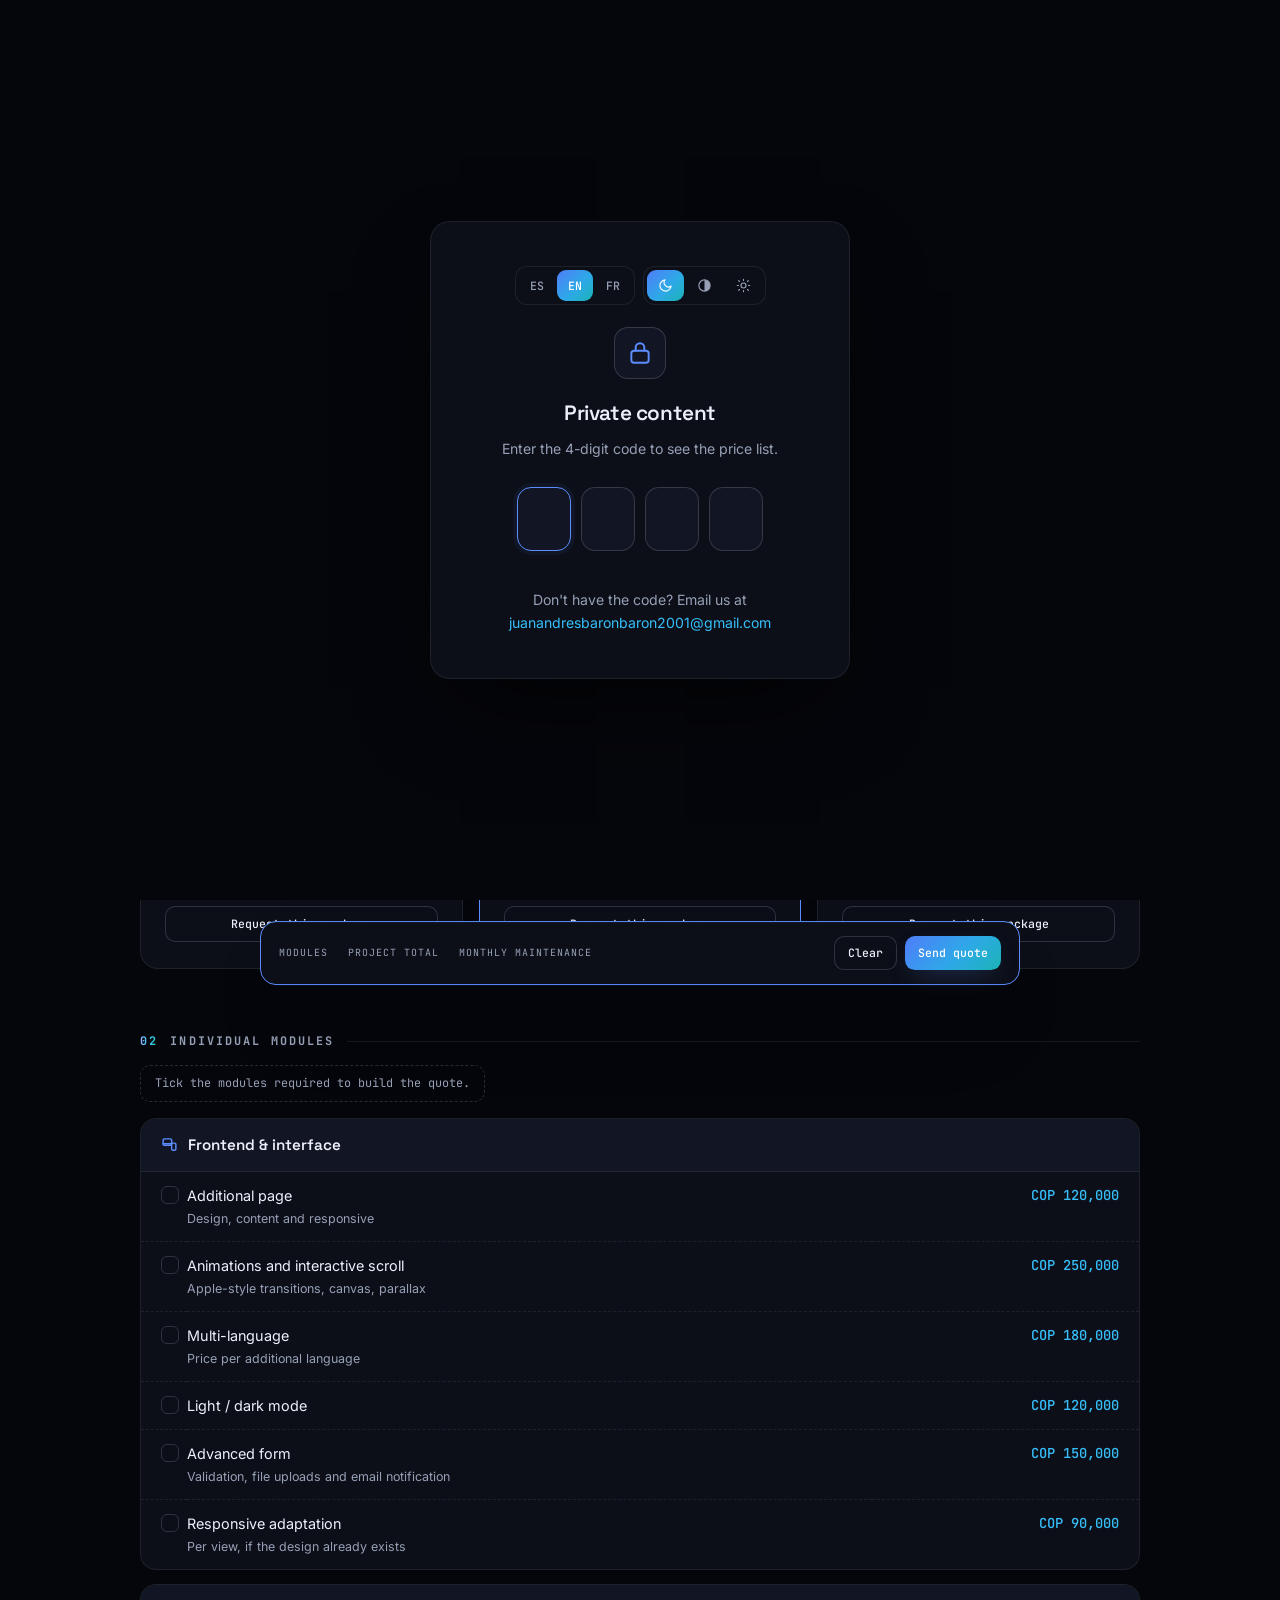
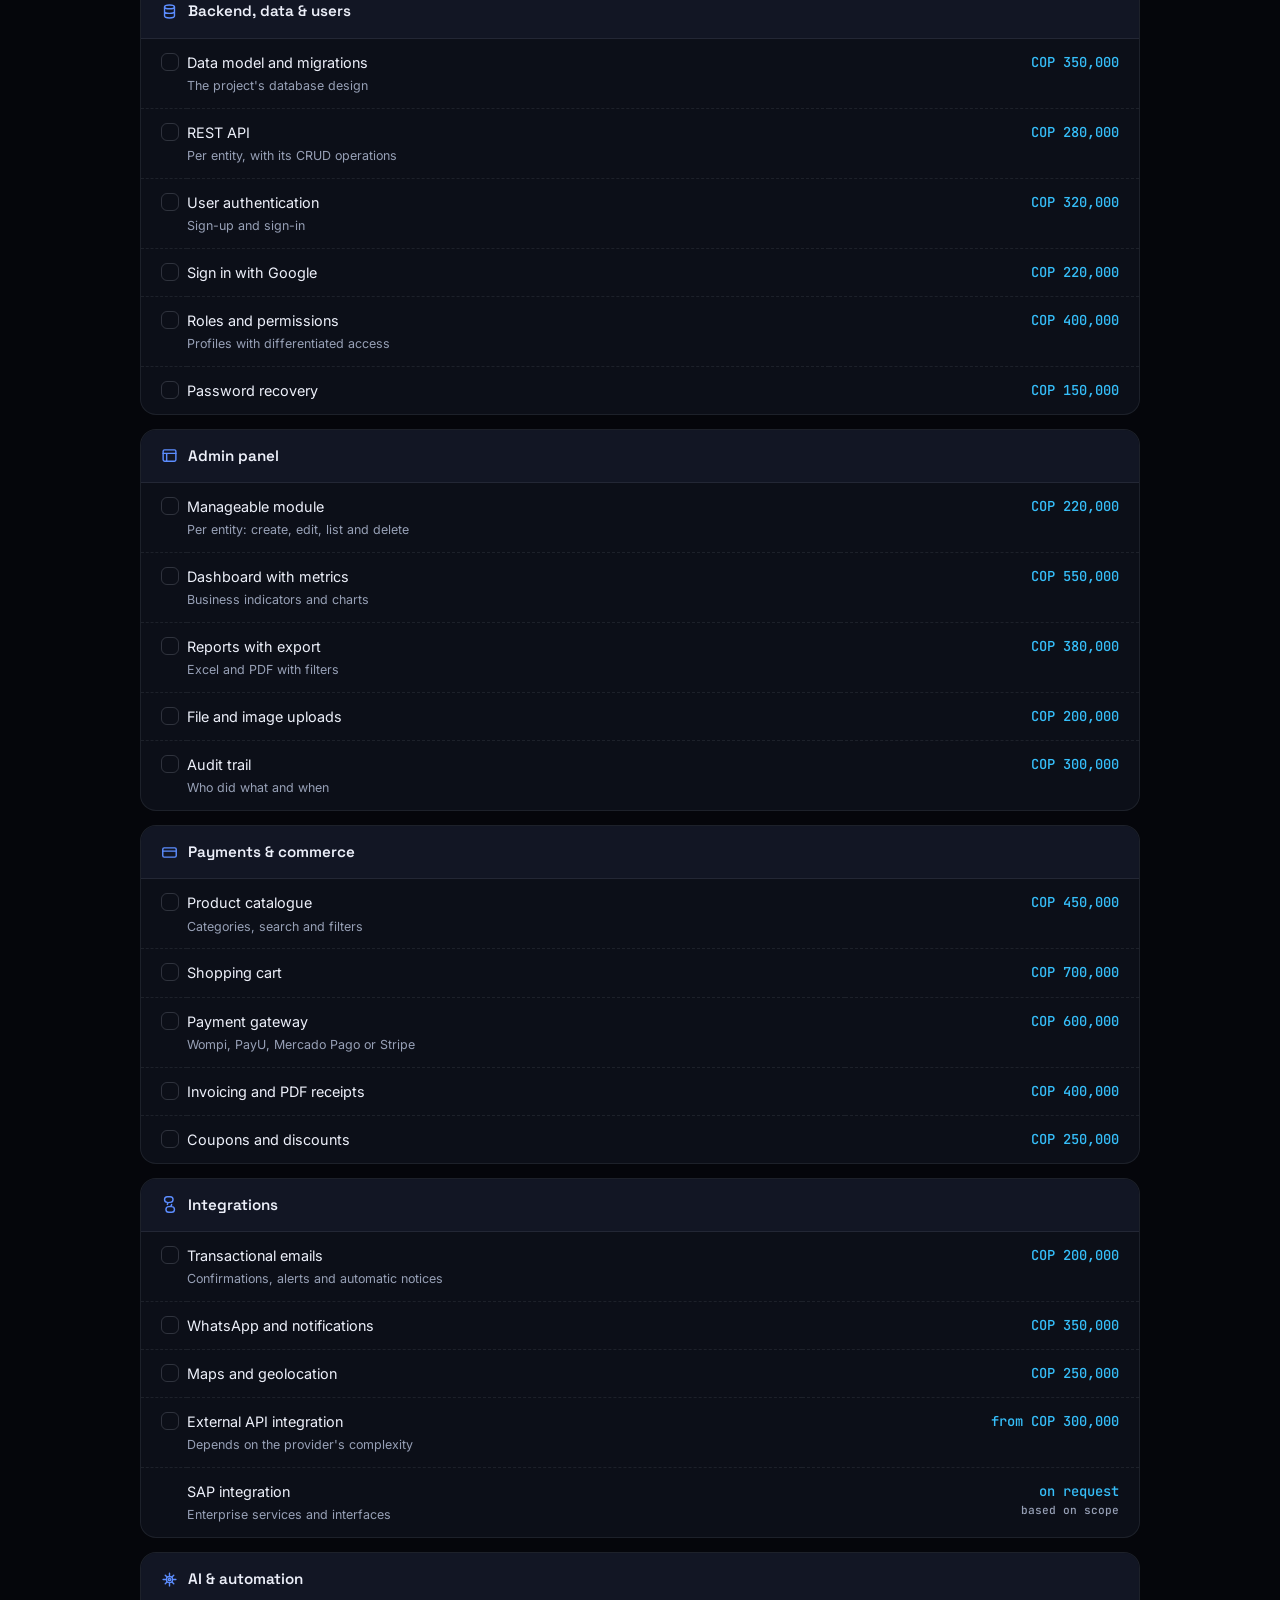
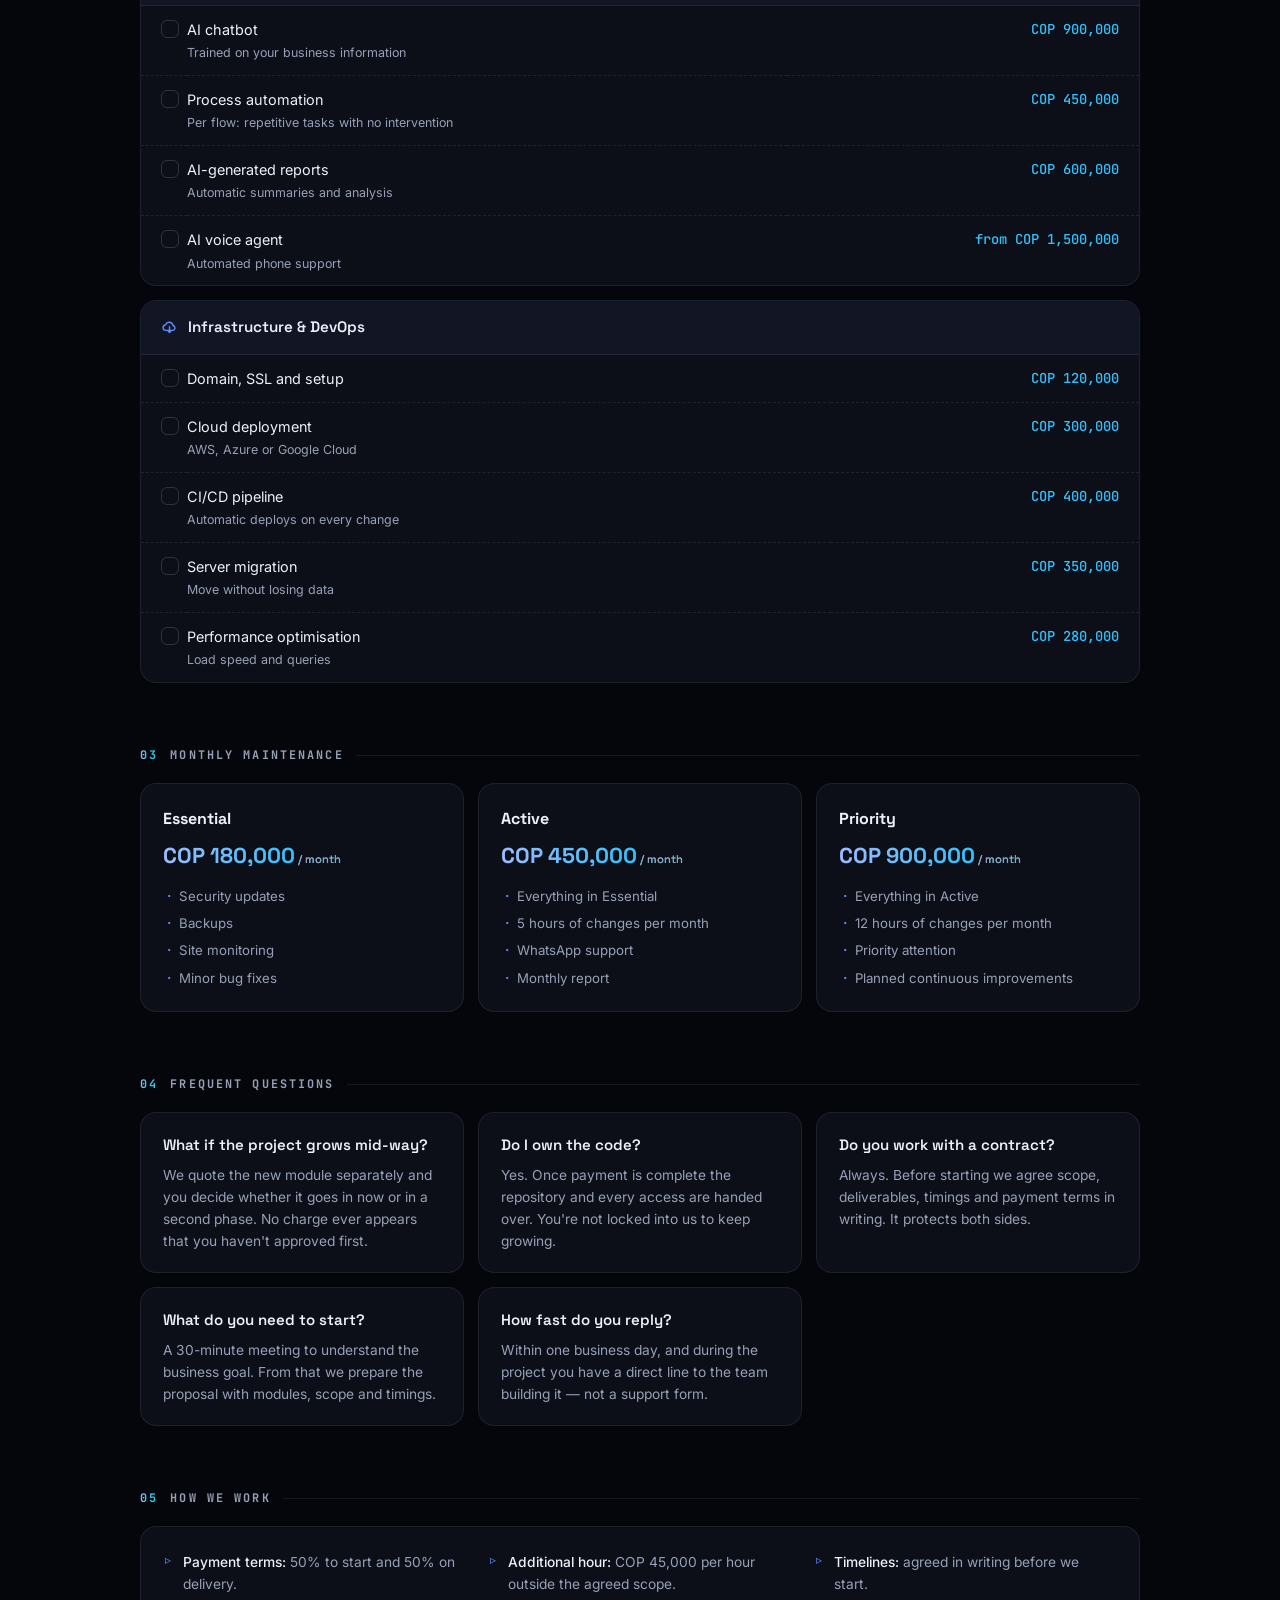
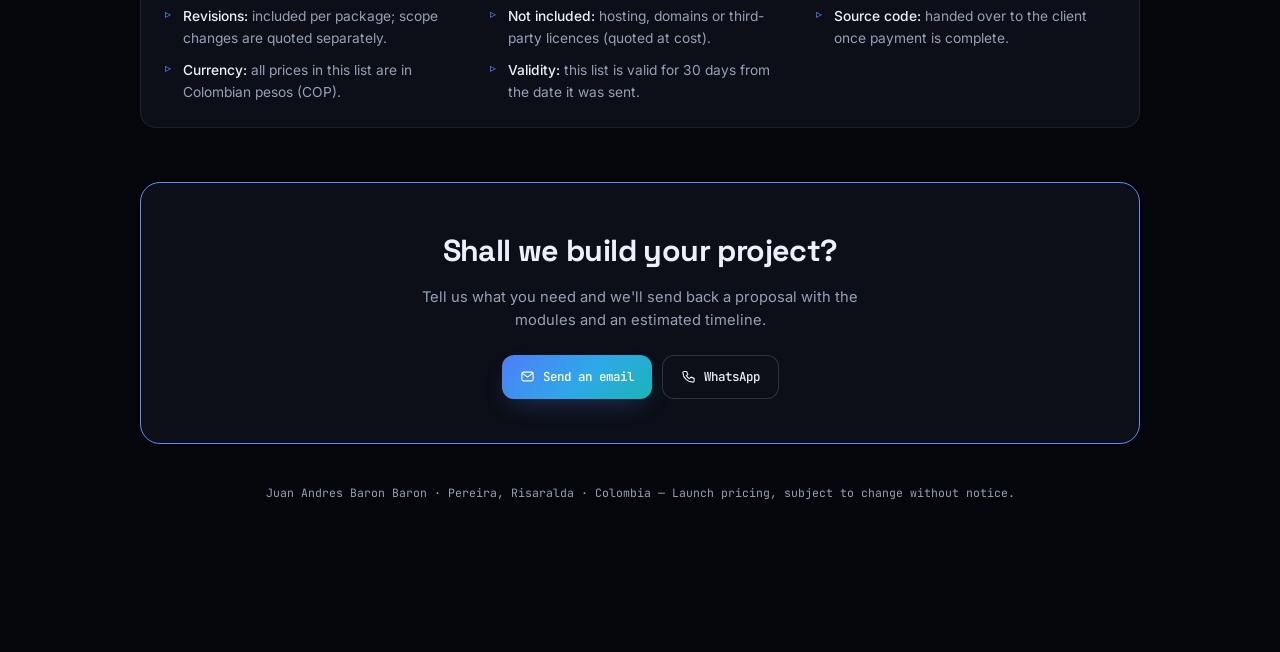
<file: pricing.html>
<!DOCTYPE html>
<html lang="en" data-theme="dark">
<head>
  <meta charset="UTF-8" />
  <meta name="viewport" content="width=device-width, initial-scale=1.0" />
  <title>Price list — Custom software development</title>
  <!-- unlisted page: kept out of search engines, linked from nowhere on the site -->
  <meta name="robots" content="noindex, nofollow, noarchive" />
  <meta name="referrer" content="no-referrer" />
  <link rel="preconnect" href="https://fonts.googleapis.com" />
  <link rel="preconnect" href="https://fonts.gstatic.com" crossorigin />
  <link href="https://fonts.googleapis.com/css2?family=Space+Grotesk:wght@400;500;600;700&family=Inter:wght@300;400;500;600&family=JetBrains+Mono:wght@400;500&display=swap" rel="stylesheet" />
  <link rel="icon" href="data:image/svg+xml,%3Csvg xmlns='http://www.w3.org/2000/svg' viewBox='0 0 100 100'%3E%3Crect width='100' height='100' rx='22' fill='%23121620'/%3E%3Cg fill='none' stroke='%235C8DFF' stroke-width='7' stroke-linecap='round' stroke-linejoin='round'%3E%3Cpath d='M40 30 L24 50 L40 70'/%3E%3Cpath d='M60 30 L76 50 L60 70'/%3E%3C/g%3E%3C/svg%3E" />
  <style>
    /* ============ design tokens, one block per theme ============ */
    :root, :root[data-theme="dark"] {
      --bg: #05060B; --panel: #0C0F18; --panel-2: #121624;
      --txt: #EDF0FA; --txt-dim: #97A0B6;
      --line: rgba(226, 232, 255, 0.08); --line-2: rgba(226, 232, 255, 0.16);
      --acc: #5C8DFF; --acc-2: #36BFFA; --acc-3: #2DD4BF;
      --glow: rgba(92, 141, 255, 0.35);
      --grad: linear-gradient(92deg, #9DBBFF 0%, #36BFFA 46%, #2DD4BF 100%);
      --grad-btn: linear-gradient(135deg, #4F7DF9 0%, #2EA8E8 55%, #14B8A6 115%);
      --tint: rgba(92, 141, 255, 0.06);
      --shadow: 0 40px 90px -30px rgba(0, 0, 0, 0.8);
      --halo-1: rgba(92, 141, 255, 0.10); --halo-2: rgba(45, 212, 191, 0.08);
      color-scheme: dark;
    }
    :root[data-theme="mixed"] {
      --bg: #0D1120; --panel: #151B36; --panel-2: #1B2244;
      --txt: #EBEEFB; --txt-dim: #99A3C6;
      --line: rgba(224, 231, 255, 0.09); --line-2: rgba(224, 231, 255, 0.18);
      --acc: #818CF8; --acc-2: #38BDF8; --acc-3: #34D399;
      --glow: rgba(129, 140, 248, 0.38);
      --grad: linear-gradient(92deg, #B4BCFF 0%, #38BDF8 50%, #34D399 105%);
      --grad-btn: linear-gradient(135deg, #6C77F2 0%, #2EA8E8 60%, #10B981 120%);
      --tint: rgba(129, 140, 248, 0.07);
      --shadow: 0 40px 90px -30px rgba(0, 0, 0, 0.7);
      --halo-1: rgba(129, 140, 248, 0.12); --halo-2: rgba(52, 211, 153, 0.08);
      color-scheme: dark;
    }
    :root[data-theme="light"] {
      --bg: #F6F7FC; --panel: #FFFFFF; --panel-2: #F0F2FA;
      --txt: #12162A; --txt-dim: #5C6680;
      --line: rgba(18, 22, 42, 0.10); --line-2: rgba(18, 22, 42, 0.20);
      --acc: #2563EB; --acc-2: #0891B2; --acc-3: #0D9488;
      --glow: rgba(37, 99, 235, 0.25);
      --grad: linear-gradient(92deg, #1D4ED8 0%, #0891B2 50%, #0D9488 105%);
      --grad-btn: linear-gradient(135deg, #2563EB 0%, #0891B2 60%, #0D9488 125%);
      --tint: rgba(37, 99, 235, 0.05);
      --shadow: 0 30px 70px -28px rgba(18, 22, 42, 0.22);
      --halo-1: rgba(37, 99, 235, 0.07); --halo-2: rgba(13, 148, 136, 0.06);
      color-scheme: light;
    }
    :root {
      --mono: "JetBrains Mono", ui-monospace, monospace;
      --display: "Space Grotesk", "Segoe UI", sans-serif;
      --body: "Inter", -apple-system, sans-serif;
      --ease: cubic-bezier(0.22, 1, 0.36, 1);
    }

    * { margin: 0; padding: 0; box-sizing: border-box; -webkit-tap-highlight-color: transparent; }
    html { -webkit-text-size-adjust: 100%; }
    body {
      background:
        radial-gradient(900px 420px at 12% -8%, var(--halo-1), transparent 65%),
        radial-gradient(780px 380px at 92% 2%, var(--halo-2), transparent 65%),
        var(--bg);
      color: var(--txt); font-family: var(--body); line-height: 1.6;
      -webkit-font-smoothing: antialiased; min-height: 100vh;
      transition: background .45s ease, color .45s ease;
    }
    a { color: inherit; text-decoration: none; }

    /* ============ PIN gate ============ */
    .gate { position: fixed; inset: 0; z-index: 100; background: var(--bg); display: grid; place-items: center; padding: 24px; }
    .gate.is-open { display: none; }
    .gate-card { width: min(420px, 100%); text-align: center; background: var(--panel);
      border: 1px solid var(--line); border-radius: 20px; padding: clamp(28px, 5vw, 44px); box-shadow: var(--shadow); }
    .gate-tools { display: flex; gap: 8px; justify-content: center; margin-bottom: 22px; }
    .gate-mark { width: 52px; height: 52px; margin: 0 auto 18px; border-radius: 14px; display: grid; place-items: center;
      background: var(--panel-2); border: 1px solid var(--line-2); }
    .gate-mark svg { width: 26px; height: 26px; stroke: var(--acc); fill: none; stroke-width: 1.8; stroke-linecap: round; stroke-linejoin: round; }
    .gate-card h1 { font-family: var(--display); font-weight: 600; font-size: 1.3rem; letter-spacing: -0.02em; }
    .gate-card p { color: var(--txt-dim); font-size: 0.88rem; margin-top: 8px; }
    .pin-row { display: flex; gap: 10px; justify-content: center; margin: 26px 0 6px; }
    .pin-row input { width: 54px; height: 64px; text-align: center; font-family: var(--mono); font-size: 1.5rem; font-weight: 500;
      color: var(--txt); background: var(--panel-2); border: 1px solid var(--line-2); border-radius: 14px; outline: none;
      transition: border-color .25s, box-shadow .25s; -moz-appearance: textfield; }
    .pin-row input::-webkit-outer-spin-button, .pin-row input::-webkit-inner-spin-button { -webkit-appearance: none; margin: 0; }
    .pin-row input:focus { border-color: var(--acc); box-shadow: 0 0 0 4px var(--tint); }
    .pin-row input.filled { border-color: var(--acc); }
    .gate-err { min-height: 22px; font-family: var(--mono); font-size: 0.76rem; color: #F43F5E; opacity: 0; transition: opacity .2s; }
    .gate-err.show { opacity: 1; }
    .gate.shake .gate-card { animation: shake .4s; }
    @keyframes shake { 25% { transform: translateX(-9px); } 50% { transform: translateX(8px); } 75% { transform: translateX(-4px); } }
    .gate-hint { margin-top: 14px; font-size: 0.76rem; color: var(--txt-dim); }

    /* ============ layout ============ */
    .wrap { max-width: 1080px; margin: 0 auto; padding: clamp(28px, 5vw, 60px) clamp(18px, 4vw, 40px) 150px; }
    .top { display: flex; justify-content: space-between; align-items: flex-start; gap: 20px; flex-wrap: wrap; margin-bottom: clamp(28px, 5vh, 48px); }
    .brand { font-family: var(--display); font-weight: 700; font-size: clamp(1.5rem, 3.4vw, 2.1rem); letter-spacing: -0.03em; }
    .brand em { font-style: normal; color: var(--txt-dim); font-weight: 500; }
    .brand-sub { font-family: var(--mono); font-size: 0.82rem; margin-top: 6px;
      background: var(--grad); -webkit-background-clip: text; background-clip: text; color: transparent; display: inline-block; }
    .top-actions { display: flex; gap: 10px; flex-wrap: wrap; align-items: center; }

    .seg { display: flex; gap: 2px; padding: 3px; border-radius: 12px; background: var(--panel); border: 1px solid var(--line); }
    .seg button { font-family: var(--mono); font-size: 0.72rem; font-weight: 500; padding: 8px 11px; border-radius: 9px;
      color: var(--txt-dim); cursor: pointer; background: none; border: none; display: grid; place-items: center;
      transition: background .25s, color .25s; }
    .seg button svg { width: 15px; height: 15px; stroke: currentColor; fill: none; stroke-width: 1.8; stroke-linecap: round; stroke-linejoin: round; }
    .seg button:hover { color: var(--txt); }
    .seg button.is-active { background: var(--grad-btn); color: #fff; }
    .btn { display: inline-flex; align-items: center; gap: 8px; font-family: var(--mono); font-size: 0.78rem; font-weight: 500;
      padding: 11px 18px; border-radius: 12px; cursor: pointer; border: 1px solid var(--line-2); background: var(--panel); color: var(--txt);
      transition: transform .3s var(--ease), border-color .3s; }
    .btn:hover { transform: translateY(-2px); border-color: var(--acc); }
    .btn svg { width: 15px; height: 15px; }
    .btn-primary { background: var(--grad-btn); border: none; color: #fff; box-shadow: 0 10px 26px -10px var(--glow); }
    .btn-sm { padding: 8px 13px; font-size: 0.72rem; border-radius: 10px; }

    .lead { max-width: 720px; margin-bottom: clamp(30px, 5vh, 52px); }
    .lead h2 { font-family: var(--display); font-weight: 700; letter-spacing: -0.035em; font-size: clamp(1.9rem, 4.6vw, 3rem); line-height: 1.08; }
    .lead h2 span { background: var(--grad); -webkit-background-clip: text; background-clip: text; color: transparent; }
    .lead p { color: var(--txt-dim); margin-top: 14px; font-size: clamp(0.95rem, 1.4vw, 1.05rem); font-weight: 300; }
    .badge { display: inline-flex; align-items: center; gap: 8px; font-family: var(--mono); font-size: 0.72rem;
      padding: 7px 14px; border-radius: 100px; border: 1px solid var(--acc-3); background: var(--tint); color: var(--acc-3); margin-bottom: 16px; }
    .badge b { width: 6px; height: 6px; border-radius: 50%; background: var(--acc-3); }

    h3.sec { font-family: var(--mono); font-size: 0.74rem; letter-spacing: 0.18em; text-transform: uppercase;
      color: var(--txt-dim); margin: clamp(40px, 7vh, 64px) 0 18px; display: flex; align-items: center; gap: 12px; }
    h3.sec::after { content: ""; flex: 1; height: 1px; background: var(--line); }
    h3.sec i { font-style: normal; background: var(--grad); -webkit-background-clip: text; background-clip: text; color: transparent; }

    /* ============ packages ============ */
    .packs { display: grid; grid-template-columns: repeat(auto-fit, minmax(260px, 1fr)); gap: 16px; }
    .pack { position: relative; background: var(--panel); border: 1px solid var(--line); border-radius: 18px; padding: 26px 24px;
      display: flex; flex-direction: column; transition: transform .35s var(--ease), border-color .35s; }
    .pack:hover { transform: translateY(-4px); border-color: var(--line-2); }
    .pack.feat { border-color: var(--acc); background: linear-gradient(160deg, var(--tint), var(--panel) 55%); }
    .pack-tag { position: absolute; top: -11px; left: 24px; font-family: var(--mono); font-size: 0.64rem; letter-spacing: 0.12em;
      text-transform: uppercase; padding: 4px 11px; border-radius: 100px; background: var(--grad-btn); color: #fff; }
    .pack h4 { font-family: var(--display); font-weight: 600; font-size: 1.15rem; }
    .pack .price { font-family: var(--display); font-weight: 700; font-size: 1.8rem; letter-spacing: -0.03em; margin: 12px 0 4px;
      background: var(--grad); -webkit-background-clip: text; background-clip: text; color: transparent; }
    .pack .price small { font-size: 0.78rem; font-weight: 500; color: var(--txt-dim); -webkit-text-fill-color: var(--txt-dim); display: block; margin-bottom: 2px; }
    .pack .time { font-family: var(--mono); font-size: 0.7rem; color: var(--txt-dim); margin-bottom: 16px; }
    .pack ul { list-style: none; display: flex; flex-direction: column; gap: 8px; flex: 1; }
    .pack li { position: relative; padding-left: 20px; font-size: 0.86rem; color: var(--txt-dim); }
    .pack li::before { content: "✓"; position: absolute; left: 0; color: var(--acc-3); font-size: 0.8rem; }
    .pack .btn { margin-top: 18px; justify-content: center; }

    /* ============ module tables ============ */
    .pick-hint { font-family: var(--mono); font-size: 0.74rem; color: var(--txt-dim); margin: -6px 0 16px;
      display: inline-flex; align-items: center; gap: 8px; padding: 8px 14px; border: 1px dashed var(--line-2); border-radius: 10px; }
    .group { background: var(--panel); border: 1px solid var(--line); border-radius: 16px; overflow: hidden; margin-bottom: 14px; }
    .group-h { display: flex; align-items: center; gap: 10px; padding: 14px 20px; border-bottom: 1px solid var(--line); background: var(--panel-2); }
    .group-h svg { width: 17px; height: 17px; stroke: var(--acc); fill: none; stroke-width: 2; stroke-linecap: round; stroke-linejoin: round; flex-shrink: 0; }
    .group-h b { font-family: var(--display); font-weight: 600; font-size: 0.95rem; }
    table { width: 100%; border-collapse: collapse; }
    tbody tr { border-bottom: 1px dashed var(--line); transition: background .2s; cursor: pointer; }
    tbody tr:last-child { border-bottom: none; }
    tbody tr:hover { background: var(--tint); }
    tbody tr.sel { background: var(--tint); }
    tbody tr.no-pick { cursor: default; }
    td { padding: 12px 14px 12px 0; vertical-align: top; }
    td.m-pick { width: 46px; padding-left: 20px; padding-right: 0; }
    .box { display: block; width: 18px; height: 18px; border-radius: 6px; border: 1.5px solid var(--line-2);
      position: relative; margin-top: 2px; transition: background .2s, border-color .2s; }
    tr.no-pick .box { opacity: 0; }
    tr.sel .box { background: var(--grad-btn); border-color: transparent; }
    tr.sel .box::after { content: ""; position: absolute; left: 5px; top: 1px; width: 5px; height: 10px;
      border: solid #fff; border-width: 0 2px 2px 0; transform: rotate(45deg); }
    td.m-name { font-size: 0.9rem; }
    td.m-name span { display: block; font-size: 0.78rem; color: var(--txt-dim); margin-top: 2px; }
    td.m-price { text-align: right; white-space: nowrap; font-family: var(--mono); font-size: 0.86rem; font-weight: 500;
      color: var(--acc-2); padding-right: 20px; }
    td.m-price em { font-style: normal; font-size: 0.7rem; color: var(--txt-dim); display: block; }

    /* ============ maintenance ============ */
    .plans { display: grid; grid-template-columns: repeat(auto-fit, minmax(240px, 1fr)); gap: 14px; }
    .plan { background: var(--panel); border: 1px solid var(--line); border-radius: 16px; padding: 22px; cursor: pointer;
      transition: border-color .3s, background .3s; }
    .plan:hover { border-color: var(--line-2); }
    .plan.sel { border-color: var(--acc); background: linear-gradient(160deg, var(--tint), var(--panel) 60%); }
    .plan b { font-family: var(--display); font-size: 1rem; }
    .plan .p { font-family: var(--display); font-weight: 700; font-size: 1.35rem; margin: 8px 0 12px;
      background: var(--grad); -webkit-background-clip: text; background-clip: text; color: transparent; }
    .plan .p small { font-size: 0.7rem; color: var(--txt-dim); -webkit-text-fill-color: var(--txt-dim); font-weight: 500; }
    .plan ul { list-style: none; display: flex; flex-direction: column; gap: 6px; }
    .plan li { font-size: 0.83rem; color: var(--txt-dim); padding-left: 16px; position: relative; }
    .plan li::before { content: "·"; position: absolute; left: 4px; color: var(--acc); font-weight: 700; }

    /* ============ quote summary ============ */
    .summary { display: none; background: var(--panel); border: 1px solid var(--acc); border-radius: 18px;
      padding: 26px; margin-top: clamp(30px, 5vh, 48px); }
    .summary.show { display: block; }
    .summary h4 { font-family: var(--display); font-weight: 700; font-size: 1.2rem; }
    .summary > p { color: var(--txt-dim); font-size: 0.84rem; margin: 4px 0 16px; }
    .sum-list { list-style: none; display: flex; flex-direction: column; }
    .sum-list li { display: flex; justify-content: space-between; gap: 14px; padding: 8px 0; border-bottom: 1px dashed var(--line); font-size: 0.87rem; }
    .sum-list li:last-child { border-bottom: none; }
    .sum-list li b { font-family: var(--mono); font-weight: 500; color: var(--acc-2); white-space: nowrap; }
    .sum-total { display: flex; justify-content: space-between; align-items: baseline; gap: 14px; margin-top: 16px; padding-top: 16px; border-top: 1px solid var(--line-2); }
    .sum-total span { font-family: var(--mono); font-size: 0.76rem; letter-spacing: 0.1em; text-transform: uppercase; color: var(--txt-dim); }
    .sum-total b { font-family: var(--display); font-weight: 700; font-size: 1.5rem;
      background: var(--grad); -webkit-background-clip: text; background-clip: text; color: transparent; }
    .sum-month { display: flex; justify-content: space-between; align-items: baseline; gap: 14px; margin-top: 8px; font-size: 0.86rem; color: var(--txt-dim); }
    .sum-month b { font-family: var(--mono); color: var(--acc-3); }

    /* ============ FAQ ============ */
    .faq { display: grid; grid-template-columns: repeat(auto-fit, minmax(300px, 1fr)); gap: 14px; }
    .qa { background: var(--panel); border: 1px solid var(--line); border-radius: 16px; padding: 20px 22px; }
    .qa b { display: block; font-family: var(--display); font-weight: 600; font-size: 0.94rem; margin-bottom: 7px; }
    .qa p { color: var(--txt-dim); font-size: 0.86rem; }

    /* ============ terms + cta ============ */
    .terms { background: var(--panel); border: 1px solid var(--line); border-radius: 16px; padding: 24px; }
    .terms ul { list-style: none; display: grid; grid-template-columns: repeat(auto-fit, minmax(280px, 1fr)); gap: 10px 26px; }
    .terms li { position: relative; padding-left: 18px; font-size: 0.86rem; color: var(--txt-dim); }
    .terms li::before { content: "▹"; position: absolute; left: 0; color: var(--acc); font-size: 0.74rem; }
    .terms li b { color: var(--txt); font-weight: 500; }
    .cta { margin-top: clamp(36px, 6vh, 60px); text-align: center; background: var(--panel);
      border: 1px solid var(--acc); border-radius: 20px; padding: clamp(28px, 5vw, 44px); }
    .cta h4 { font-family: var(--display); font-weight: 700; font-size: clamp(1.3rem, 3vw, 1.9rem); letter-spacing: -0.02em; }
    .cta p { color: var(--txt-dim); margin: 10px auto 22px; max-width: 460px; font-size: 0.92rem; }
    .cta-links { display: flex; gap: 10px; justify-content: center; flex-wrap: wrap; }
    footer { text-align: center; margin-top: 40px; font-family: var(--mono); font-size: 0.72rem; color: var(--txt-dim); }

    /* ============ sticky selection bar ============ */
    .bar { position: fixed; left: 50%; bottom: 18px; transform: translate(-50%, 160%); z-index: 60;
      width: min(760px, calc(100% - 28px)); display: flex; align-items: center; gap: 16px; flex-wrap: wrap;
      background: var(--panel); border: 1px solid var(--acc); border-radius: 16px; padding: 14px 18px;
      box-shadow: var(--shadow); transition: transform .5s var(--ease); }
    .bar.show { transform: translate(-50%, 0); }
    .bar-info { display: flex; gap: 20px; flex-wrap: wrap; align-items: baseline; flex: 1; min-width: 190px; }
    .bar-info div { display: flex; flex-direction: column; }
    .bar-info small { font-family: var(--mono); font-size: 0.62rem; letter-spacing: 0.1em; text-transform: uppercase; color: var(--txt-dim); }
    .bar-info b { font-family: var(--display); font-size: 1.05rem; }
    .bar-info b.tot { background: var(--grad); -webkit-background-clip: text; background-clip: text; color: transparent; }
    .bar-actions { display: flex; gap: 8px; }

    @media (max-width: 560px) {
      td { padding: 11px 10px 11px 0; }
      td.m-pick { width: 38px; padding-left: 14px; }
      td.m-price { padding-right: 14px; }
      .pin-row input { width: 46px; height: 56px; font-size: 1.25rem; }
      .bar { gap: 10px; padding: 12px 14px; }
      .bar-actions { width: 100%; }
      .bar-actions .btn { flex: 1; justify-content: center; }
    }

    /* ============ print: clean white quote, whatever the theme ============ */
    @page { size: A4; margin: 0; }
    @media print {
      .gate, .top-actions, .cta, .bar, .pick-hint, .m-pick { display: none !important; }
      body { background: #fff !important; color: #12162A; padding: 10mm 9mm; font-size: 9pt; }
      .wrap { max-width: none; padding: 0; }
      .brand, .lead h2, .qa b { color: #12162A; }
      .lead h2 span, .brand-sub, .pack .price, .plan .p, h3.sec i, .sum-total b { -webkit-text-fill-color: #1D4ED8; color: #1D4ED8; background: none; }
      .lead p, .pack li, .plan li, .terms li, .qa p, td.m-name span, .pack .time,
      .pack .price small, .plan .p small, .summary > p, .sum-total span, .sum-month { color: #4A5570; -webkit-text-fill-color: #4A5570; }
      .pack, .group, .plan, .terms, .qa, .summary { background: #fff; border: 0.6pt solid #D9DFEC; break-inside: avoid; }
      .summary { border-color: #1D4ED8; }
      .group-h { background: #F4F7FC; border-bottom: 0.6pt solid #D9DFEC; }
      .group-h b, .plan b, .pack h4, .summary h4, .terms li b { color: #12162A; }
      td.m-price, .sum-list li b { color: #1D4ED8; }
      .sum-month b { color: #0D9488; }
      tbody tr, .sum-list li { border-bottom: 0.5pt dashed #E3E7F1; }
      tbody tr.sel { background: #F4F7FC; }
      td { padding-left: 12pt; }
      h3.sec { color: #6B7590; margin: 14pt 0 8pt; }
      h3.sec::after { background: #D9DFEC; }
      .badge { border-color: #0D9488; color: #0D9488; background: #fff; }
      .packs, .plans, .faq { gap: 8pt; }
      .pack, .plan, .qa { padding: 12pt; }
      .pack .btn { display: none; }
      footer { color: #6B7590; }
      * { -webkit-print-color-adjust: exact !important; print-color-adjust: exact !important; }
    }
  </style>
</head>
<body>

  <!-- ============ PIN gate ============
       Honest note: the PINs live in this page's JavaScript, so they are a
       barrier against accidental visits, not real security. Anyone who opens
       the source can read them. Never put anything here that would be a
       problem if it leaked. -->
  <div class="gate" id="gate">
    <div class="gate-card">
      <div class="gate-tools">
        <div class="seg" id="gateLang" role="group">
          <button data-lang="es">ES</button><button data-lang="en">EN</button><button data-lang="fr">FR</button>
        </div>
        <div class="seg" id="gateTheme" role="group"></div>
      </div>
      <span class="gate-mark">
        <svg viewBox="0 0 24 24"><rect x="4" y="10" width="16" height="11" rx="2.5"/><path d="M8 10V7a4 4 0 0 1 8 0v3"/></svg>
      </span>
      <h1 id="gateH">Private content</h1>
      <p id="gateP">Enter the 4-digit code to see the price list.</p>
      <div class="pin-row" id="pinRow">
        <input type="password" inputmode="numeric" maxlength="1" autocomplete="off" aria-label="1" />
        <input type="password" inputmode="numeric" maxlength="1" autocomplete="off" aria-label="2" />
        <input type="password" inputmode="numeric" maxlength="1" autocomplete="off" aria-label="3" />
        <input type="password" inputmode="numeric" maxlength="1" autocomplete="off" aria-label="4" />
      </div>
      <p class="gate-err" id="gateErr">Incorrect code</p>
      <p class="gate-hint"><span id="gateHint">Don't have the code? Email us at</span>
        <a href="mailto:juanandresbaronbaron2001@gmail.com" style="color:var(--acc-2)">juanandresbaronbaron2001@gmail.com</a>
      </p>
    </div>
  </div>

  <!-- ============ content ============ -->
  <div class="wrap">
    <div class="top">
      <div>
        <div class="brand">Juan Andres <em>Baron Baron</em></div>
        <div class="brand-sub" id="brandSub">Custom software development</div>
      </div>
      <div class="top-actions">
        <div class="seg" id="langSeg" role="group">
          <button data-lang="es">ES</button><button data-lang="en">EN</button><button data-lang="fr">FR</button>
        </div>
        <div class="seg" id="themeSeg" role="group"></div>
        <button class="btn btn-primary" id="btnPrint">
          <svg viewBox="0 0 24 24" fill="none" stroke="currentColor" stroke-width="2" stroke-linecap="round" stroke-linejoin="round"><path d="M12 4v11M7 11l5 5 5-5M5 20h14"/></svg>
          <span id="btnPdf">Download PDF</span>
        </button>
        <a class="btn" href="index.html">
          <svg viewBox="0 0 24 24" fill="none" stroke="currentColor" stroke-width="2" stroke-linecap="round" stroke-linejoin="round"><path d="M15 18l-6-6 6-6"/></svg>
          <span id="btnPortfolio">Portfolio</span>
        </a>
      </div>
    </div>

    <div class="lead">
      <span class="badge"><b></b><span id="badgeTxt">2026 launch pricing</span></span>
      <h2 id="leadH"></h2>
      <p id="leadP"></p>
    </div>

    <h3 class="sec"><i>01</i><span id="s1"></span></h3>
    <div class="packs" id="packs"></div>

    <h3 class="sec"><i>02</i><span id="s2"></span></h3>
    <p class="pick-hint" id="pickHint"></p>
    <div id="groups"></div>

    <h3 class="sec"><i>03</i><span id="s3"></span></h3>
    <div class="plans" id="plans"></div>

    <div class="summary" id="summary">
      <h4 id="sumH"></h4>
      <p id="sumP"></p>
      <ul class="sum-list" id="sumList"></ul>
      <div class="sum-total"><span id="sumTotalLbl"></span><b id="sumTotal"></b></div>
      <div class="sum-month" id="sumMonthRow"><span id="sumMonthLbl"></span><b id="sumMonth"></b></div>
    </div>

    <h3 class="sec"><i>04</i><span id="s4"></span></h3>
    <div class="faq" id="faq"></div>

    <h3 class="sec"><i>05</i><span id="s5"></span></h3>
    <div class="terms"><ul id="terms"></ul></div>

    <div class="cta">
      <h4 id="ctaH"></h4>
      <p id="ctaP"></p>
      <div class="cta-links">
        <a class="btn btn-primary" id="ctaMail" href="#">
          <svg viewBox="0 0 24 24" fill="none" stroke="currentColor" stroke-width="1.8" stroke-linecap="round" stroke-linejoin="round"><rect x="3" y="5" width="18" height="14" rx="2.5"/><path d="M4 7l8 6 8-6"/></svg>
          <span id="ctaMailTxt">Send an email</span>
        </a>
        <a class="btn" id="ctaWa" href="#" target="_blank" rel="noopener">
          <svg viewBox="0 0 24 24" fill="none" stroke="currentColor" stroke-width="1.8" stroke-linecap="round" stroke-linejoin="round"><path d="M5 4h4l2 5-2.5 1.5a11 11 0 0 0 5 5L16 13l5 2v4a2 2 0 0 1-2 2A16 16 0 0 1 3 6a2 2 0 0 1 2-2z"/></svg>
          WhatsApp
        </a>
      </div>
    </div>

    <footer id="foot"></footer>
  </div>

  <!-- ============ sticky quote bar ============ -->
  <div class="bar" id="bar">
    <div class="bar-info">
      <div><small id="barItemsLbl"></small><b id="barItems"></b></div>
      <div><small id="barProjectLbl"></small><b class="tot" id="barProject"></b></div>
      <div id="barMonthWrap"><small id="barMonthLbl"></small><b id="barMonth"></b></div>
    </div>
    <div class="bar-actions">
      <button class="btn btn-sm" id="barClear"></button>
      <a class="btn btn-sm btn-primary" id="barSend" href="#" target="_blank" rel="noopener"></a>
    </div>
  </div>

  <script>
  /* =====================================================================
     The PINs live here, on the client: they are a curtain that keeps casual
     visitors out, NOT access control. Anyone who opens the source can read
     them.
     ===================================================================== */
  var LOC = { es: "es-CO", en: "en-US", fr: "fr-FR" };

  /* One PIN per market: each opens its own list, currency and language.
       CO -> Colombia       (COP, Spanish)
       US -> United States  (USD, English)
       EU -> Europe         (EUR, French)                                  */
  var MARKETS = {
    "2580": { id: "CO", cur: "COP", lang: "es" },
    "1776": { id: "US", cur: "USD", lang: "en" },
    "1957": { id: "EU", cur: "EUR", lang: "fr" }
  };
  var SYM = { COP: "$", USD: "US$", EUR: "€" };
  var CURNAME = {
    COP: { es: "pesos colombianos (COP)", en: "Colombian pesos (COP)", fr: "pesos colombiens (COP)" },
    USD: { es: "dólares estadounidenses (USD)", en: "US dollars (USD)", fr: "dollars américains (USD)" },
    EUR: { es: "euros (EUR)", en: "euros (EUR)", fr: "euros (EUR)" }
  };
  var THEMES = {
    dark:  '<svg viewBox="0 0 24 24"><path d="M21 12.8A9 9 0 1 1 11.2 3a7 7 0 0 0 9.8 9.8z"/></svg>',
    mixed: '<svg viewBox="0 0 24 24"><circle cx="12" cy="12" r="9"/><path d="M12 3a9 9 0 0 1 0 18z" fill="currentColor" stroke="none"/></svg>',
    light: '<svg viewBox="0 0 24 24"><circle cx="12" cy="12" r="4"/><path d="M12 2v2M12 20v2M4 12H2M22 12h-2M5.6 5.6 4.2 4.2M19.8 19.8l-1.4-1.4M18.4 5.6l1.4-1.4M4.2 19.8l1.4-1.4"/></svg>'
  };

  var UI = {
    title:  { es: "Lista de precios — Desarrollo de software a la medida", en: "Price list — Custom software development", fr: "Liste de prix — Développement de logiciels sur mesure" },
    gateH:  { es: "Contenido privado", en: "Private content", fr: "Contenu privé" },
    gateP:  { es: "Ingresa el código de 4 dígitos para ver la lista de precios.", en: "Enter the 4-digit code to see the price list.", fr: "Saisissez le code à 4 chiffres pour voir la liste de prix." },
    gateErr:{ es: "Código incorrecto", en: "Incorrect code", fr: "Code incorrect" },
    gateHint:{ es: "¿No tiene el código? Escríbanos a", en: "Don't have the code? Email us at", fr: "Vous n'avez pas le code ? Écrivez-nous à" },
    brandSub:{ es: "Desarrollo de software a la medida", en: "Custom software development", fr: "Développement de logiciels sur mesure" },
    btnPdf: { es: "Descargar PDF", en: "Download PDF", fr: "Télécharger le PDF" },
    btnPortfolio: { es: "Portafolio", en: "Portfolio", fr: "Portfolio" },
    badge:  { es: "Precios de lanzamiento 2026", en: "2026 launch pricing", fr: "Tarifs de lancement 2026" },
    leadA:  { es: "Precios por ", en: "Priced by ", fr: "Un prix par " },
    leadB:  { es: "módulo", en: "module", fr: "module" },
    leadC:  { es: ", sin sorpresas.", en: ", no surprises.", fr: ", sans surprises." },
    leadP:  { es: "Cada proyecto se arma con los módulos que realmente necesita: paga por lo que se construye, no por un paquete cerrado. Cada módulo tiene un precio definido desde el primer día, y lo que se acuerda llega íntegro al equipo que desarrolla: el alcance no se deforma en el camino ni aparecen costos al final. Calidad al mejor precio.",
              en: "Every project is assembled from the modules you actually need: you pay for what gets built, not for a closed package. Every module carries a set price from day one, and what is agreed reaches the development team intact — the scope doesn't drift along the way, and no costs appear at the end. Quality at the best price.",
              fr: "Chaque projet se compose des modules dont vous avez réellement besoin : vous payez ce qui est construit, pas un forfait fermé. Chaque module a un prix défini dès le premier jour, et ce qui est convenu parvient intact à l'équipe de développement : le périmètre ne se déforme pas en chemin et aucun coût n'apparaît à la fin. La qualité, au meilleur prix." },
    s1: { es: "Paquetes completos", en: "Complete packages", fr: "Forfaits complets" },
    s2: { es: "Módulos individuales", en: "Individual modules", fr: "Modules individuels" },
    s3: { es: "Mantenimiento mensual", en: "Monthly maintenance", fr: "Maintenance mensuelle" },
    s4: { es: "Preguntas frecuentes", en: "Frequent questions", fr: "Questions fréquentes" },
    s5: { es: "Cómo trabajamos", en: "How we work", fr: "Comment nous travaillons" },
    from:  { es: "desde", en: "from", fr: "à partir de" },
    quote: { es: "a cotizar", en: "on request", fr: "sur devis" },
    scope: { es: "según alcance", en: "based on scope", fr: "selon le périmètre" },
    perMonth: { es: " / mes", en: " / month", fr: " / mois" },
    packReq: { es: "Solicitar este paquete", en: "Request this package", fr: "Demander ce forfait" },
    pickHint: { es: "Marque los módulos requeridos para armar la cotización.", en: "Tick the modules required to build the quote.", fr: "Cochez les modules requis pour composer le devis." },
    sumH: { es: "Tu cotización", en: "Your quote", fr: "Votre devis" },
    sumP: { es: "Estimación con los módulos seleccionados. Envíela y le confirmamos alcance y tiempos.",
            en: "An estimate from the modules selected. Send it over and we'll confirm scope and timing.",
            fr: "Une estimation à partir des modules sélectionnés. Envoyez-la et nous confirmerons périmètre et délais." },
    sumTotal: { es: "Total del proyecto", en: "Project total", fr: "Total du projet" },
    sumMonth: { es: "Mantenimiento mensual", en: "Monthly maintenance", fr: "Maintenance mensuelle" },
    barItems: { es: "Módulos", en: "Modules", fr: "Modules" },
    barClear: { es: "Limpiar", en: "Clear", fr: "Effacer" },
    barSend: { es: "Enviar cotización", en: "Send quote", fr: "Envoyer le devis" },
    ctaH: { es: "¿Armamos tu proyecto?", en: "Shall we build your project?", fr: "On construit votre projet ?" },
    ctaP: { es: "Cuéntenos qué necesita y le enviamos una propuesta con los módulos y el tiempo estimado.",
            en: "Tell us what you need and we'll send back a proposal with the modules and an estimated timeline.",
            fr: "Dites-nous ce dont vous avez besoin et nous vous enverrons une proposition avec les modules et le délai estimé." },
    ctaMail: { es: "Escribir un correo", en: "Send an email", fr: "Envoyer un e-mail" },
    mailSubj: { es: "Cotización de desarrollo", en: "Development quote", fr: "Devis de développement" },
    waMsg: { es: "Hola, vi la lista de precios y quiero cotizar un proyecto",
             en: "Hello, I saw your price list and I'd like a quote for a project",
             fr: "Bonjour, j'ai vu votre liste de prix et je souhaite un devis" },
    reqMsg: { es: "Hola, me interesa este paquete:", en: "Hello, I'm interested in this package:", fr: "Bonjour, ce forfait m'intéresse :" },
    quoteMsg: { es: "Hola, armé esta cotización desde la lista de precios:", en: "Hello, I put together this quote from your price list:", fr: "Bonjour, j'ai composé ce devis depuis votre liste de prix :" },
    foot: { es: "Juan Andres Baron Baron · Pereira, Risaralda · Colombia — Precios de lanzamiento, sujetos a cambio sin previo aviso.",
            en: "Juan Andres Baron Baron · Pereira, Risaralda · Colombia — Launch pricing, subject to change without notice.",
            fr: "Juan Andres Baron Baron · Pereira, Risaralda · Colombia — Tarifs de lancement, susceptibles d'évoluer sans préavis." }
  };

  var PACKS = [
    { cop: 650000, intl: 750, from: true,
      t: { es: "Landing Page", en: "Landing Page", fr: "Landing Page" },
      time: { es: "1 a 2 semanas", en: "1 to 2 weeks", fr: "1 à 2 semaines" },
      li: [
        { es: "Diseño a medida, responsive", en: "Custom responsive design", fr: "Design sur mesure, responsive" },
        { es: "Una página con secciones", en: "One page with sections", fr: "Une page avec sections" },
        { es: "Formulario de contacto", en: "Contact form", fr: "Formulaire de contact" },
        { es: "SEO básico y analítica", en: "Basic SEO and analytics", fr: "SEO de base et analytique" },
        { es: "Despliegue y dominio configurado", en: "Deployment and domain setup", fr: "Déploiement et domaine configuré" },
        { es: "1 ronda de ajustes", en: "1 round of revisions", fr: "1 série de révisions" } ] },
    { cop: 1500000, intl: 1900, from: true, feat: true,
      tag: { es: "Más pedido", en: "Most requested", fr: "Le plus demandé" },
      t: { es: "Sitio Web Corporativo", en: "Corporate Website", fr: "Site Web d'Entreprise" },
      time: { es: "3 a 4 semanas", en: "3 to 4 weeks", fr: "3 à 4 semaines" },
      li: [
        { es: "Hasta 5 páginas", en: "Up to 5 pages", fr: "Jusqu'à 5 pages" },
        { es: "Panel para editar el contenido", en: "Panel to edit your content", fr: "Panneau pour modifier le contenu" },
        { es: "Blog o sección de noticias", en: "Blog or news section", fr: "Blog ou section actualités" },
        { es: "Formularios y notificaciones", en: "Forms and notifications", fr: "Formulaires et notifications" },
        { es: "SEO, analítica y velocidad", en: "SEO, analytics and speed", fr: "SEO, analytique et vitesse" },
        { es: "Despliegue, dominio y SSL", en: "Deployment, domain and SSL", fr: "Déploiement, domaine et SSL" },
        { es: "2 rondas de ajustes", en: "2 rounds of revisions", fr: "2 séries de révisions" } ] },
    { cop: 3200000, intl: 4500, from: true,
      t: { es: "Aplicación a la Medida", en: "Custom Application", fr: "Application sur Mesure" },
      time: { es: "6 a 10 semanas", en: "6 to 10 weeks", fr: "6 à 10 semaines" },
      li: [
        { es: "Login, roles y permisos", en: "Login, roles and permissions", fr: "Connexion, rôles et permissions" },
        { es: "Panel administrativo", en: "Admin panel", fr: "Panneau d'administration" },
        { es: "Base de datos y API REST", en: "Database and REST API", fr: "Base de données et API REST" },
        { es: "Reportes y exportaciones", en: "Reports and exports", fr: "Rapports et exports" },
        { es: "Despliegue en la nube", en: "Cloud deployment", fr: "Déploiement dans le cloud" },
        { es: "Capacitación de uso", en: "Usage training", fr: "Formation à l'utilisation" },
        { es: "1 mes de soporte incluido", en: "1 month of support included", fr: "1 mois de support inclus" } ] }
  ];

  var ICONS = {
    front: '<rect x="3" y="4" width="12" height="9" rx="1.5"/><path d="M3 11h12"/><rect x="15" y="10" width="6" height="10" rx="1.5"/>',
    data:  '<ellipse cx="12" cy="5.5" rx="7" ry="2.6"/><path d="M5 5.5v13c0 1.5 3.1 2.6 7 2.6s7-1.1 7-2.6v-13M5 12c0 1.5 3.1 2.6 7 2.6s7-1.1 7-2.6"/>',
    admin: '<rect x="3" y="4" width="18" height="16" rx="2"/><path d="M3 9h18M8 9v11"/>',
    pay:   '<rect x="2.5" y="5.5" width="19" height="13" rx="2"/><path d="M2.5 10h19"/>',
    plug:  '<path d="M9 12a3 3 0 0 1 3-3h1a4 4 0 0 0 0-8H9a4 4 0 0 0 0 8"/><path d="M15 12a3 3 0 0 1-3 3h-1a4 4 0 0 0 0 8h4a4 4 0 0 0 0-8"/>',
    ai:    '<rect x="8" y="8" width="8" height="8" rx="2"/><circle cx="12" cy="12" r="1.6"/><path d="M12 3v4M12 17v4M3 12h4M17 12h4M6 6l2.5 2.5M15.5 15.5L18 18M18 6l-2.5 2.5M6 18l2.5-2.5"/>',
    cloud: '<path d="M7 16a4 4 0 0 1-.5-7.97A5.5 5.5 0 0 1 17 9.2 3.5 3.5 0 0 1 17 16z"/><path d="M12 11v8M12 19l-2-2M12 19l2-2"/>'
  };

  var CATS = [
    { icon: ICONS.front, t: { es: "Frontend e interfaz", en: "Frontend & interface", fr: "Frontend et interface" }, rows: [
      { cop: 120000, t: { es: "Página adicional", en: "Additional page", fr: "Page supplémentaire" },
        d: { es: "Diseño, contenido y responsive", en: "Design, content and responsive", fr: "Design, contenu et responsive" } },
      { cop: 250000, t: { es: "Animaciones y scroll interactivo", en: "Animations and interactive scroll", fr: "Animations et scroll interactif" },
        d: { es: "Transiciones tipo Apple, canvas, parallax", en: "Apple-style transitions, canvas, parallax", fr: "Transitions à la Apple, canvas, parallax" } },
      { cop: 180000, t: { es: "Multi-idioma", en: "Multi-language", fr: "Multilingue" },
        d: { es: "Precio por cada idioma adicional", en: "Price per additional language", fr: "Prix par langue supplémentaire" } },
      { cop: 120000, t: { es: "Modo claro / oscuro", en: "Light / dark mode", fr: "Mode clair / sombre" } },
      { cop: 150000, t: { es: "Formulario avanzado", en: "Advanced form", fr: "Formulaire avancé" },
        d: { es: "Validaciones, archivos y notificación por correo", en: "Validation, file uploads and email notification", fr: "Validations, fichiers et notification par e-mail" } },
      { cop: 90000, t: { es: "Adaptación responsive", en: "Responsive adaptation", fr: "Adaptation responsive" },
        d: { es: "Por vista, si el diseño ya existe", en: "Per view, if the design already exists", fr: "Par vue, si le design existe déjà" } } ] },

    { icon: ICONS.data, t: { es: "Backend, datos y usuarios", en: "Backend, data & users", fr: "Backend, données et utilisateurs" }, rows: [
      { cop: 350000, t: { es: "Modelo de datos y migraciones", en: "Data model and migrations", fr: "Modèle de données et migrations" },
        d: { es: "Diseño de la base de datos del proyecto", en: "The project's database design", fr: "Conception de la base de données du projet" } },
      { cop: 280000, t: { es: "API REST", en: "REST API", fr: "API REST" },
        d: { es: "Por entidad, con sus operaciones CRUD", en: "Per entity, with its CRUD operations", fr: "Par entité, avec ses opérations CRUD" } },
      { cop: 320000, t: { es: "Autenticación de usuarios", en: "User authentication", fr: "Authentification des utilisateurs" },
        d: { es: "Registro e inicio de sesión", en: "Sign-up and sign-in", fr: "Inscription et connexion" } },
      { cop: 220000, t: { es: "Inicio de sesión con Google", en: "Sign in with Google", fr: "Connexion avec Google" } },
      { cop: 400000, t: { es: "Roles y permisos", en: "Roles and permissions", fr: "Rôles et permissions" },
        d: { es: "Perfiles con accesos diferenciados", en: "Profiles with differentiated access", fr: "Profils avec accès différenciés" } },
      { cop: 150000, t: { es: "Recuperación de contraseña", en: "Password recovery", fr: "Récupération de mot de passe" } } ] },

    { icon: ICONS.admin, t: { es: "Panel administrativo", en: "Admin panel", fr: "Panneau d'administration" }, rows: [
      { cop: 220000, t: { es: "Módulo administrable", en: "Manageable module", fr: "Module administrable" },
        d: { es: "Por entidad: crear, editar, listar y eliminar", en: "Per entity: create, edit, list and delete", fr: "Par entité : créer, modifier, lister et supprimer" } },
      { cop: 550000, t: { es: "Dashboard con métricas", en: "Dashboard with metrics", fr: "Tableau de bord avec métriques" },
        d: { es: "Indicadores y gráficas del negocio", en: "Business indicators and charts", fr: "Indicateurs et graphiques d'activité" } },
      { cop: 380000, t: { es: "Reportes con exportación", en: "Reports with export", fr: "Rapports avec export" },
        d: { es: "Excel y PDF con filtros", en: "Excel and PDF with filters", fr: "Excel et PDF avec filtres" } },
      { cop: 200000, t: { es: "Carga de archivos e imágenes", en: "File and image uploads", fr: "Téléversement de fichiers et images" } },
      { cop: 300000, t: { es: "Historial de auditoría", en: "Audit trail", fr: "Journal d'audit" },
        d: { es: "Quién hizo qué y cuándo", en: "Who did what and when", fr: "Qui a fait quoi et quand" } } ] },

    { icon: ICONS.pay, t: { es: "Pagos y comercio", en: "Payments & commerce", fr: "Paiements et commerce" }, rows: [
      { cop: 450000, t: { es: "Catálogo de productos", en: "Product catalogue", fr: "Catalogue de produits" },
        d: { es: "Categorías, búsqueda y filtros", en: "Categories, search and filters", fr: "Catégories, recherche et filtres" } },
      { cop: 700000, t: { es: "Carrito de compras", en: "Shopping cart", fr: "Panier d'achat" } },
      { cop: 600000, t: { es: "Pasarela de pagos", en: "Payment gateway", fr: "Passerelle de paiement" },
        d: { es: "Wompi, PayU, Mercado Pago o Stripe", en: "Wompi, PayU, Mercado Pago or Stripe", fr: "Wompi, PayU, Mercado Pago ou Stripe" } },
      { cop: 400000, t: { es: "Facturación y recibos PDF", en: "Invoicing and PDF receipts", fr: "Facturation et reçus PDF" } },
      { cop: 250000, t: { es: "Cupones y descuentos", en: "Coupons and discounts", fr: "Coupons et réductions" } } ] },

    { icon: ICONS.plug, t: { es: "Integraciones", en: "Integrations", fr: "Intégrations" }, rows: [
      { cop: 200000, t: { es: "Correos transaccionales", en: "Transactional emails", fr: "E-mails transactionnels" },
        d: { es: "Confirmaciones, alertas y avisos automáticos", en: "Confirmations, alerts and automatic notices", fr: "Confirmations, alertes et avis automatiques" } },
      { cop: 350000, t: { es: "WhatsApp y notificaciones", en: "WhatsApp and notifications", fr: "WhatsApp et notifications" } },
      { cop: 250000, t: { es: "Mapas y geolocalización", en: "Maps and geolocation", fr: "Cartes et géolocalisation" } },
      { cop: 300000, from: true, t: { es: "Integración con API externa", en: "External API integration", fr: "Intégration d'API externe" },
        d: { es: "Depende de la complejidad del proveedor", en: "Depends on the provider's complexity", fr: "Selon la complexité du fournisseur" } },
      { quote: true, t: { es: "Integración con SAP", en: "SAP integration", fr: "Intégration SAP" },
        d: { es: "Servicios e interfaces empresariales", en: "Enterprise services and interfaces", fr: "Services et interfaces d'entreprise" } } ] },

    { icon: ICONS.ai, t: { es: "Inteligencia artificial y automatización", en: "AI & automation", fr: "IA et automatisation" }, rows: [
      { cop: 900000, t: { es: "Chatbot con IA", en: "AI chatbot", fr: "Chatbot IA" },
        d: { es: "Entrenado con la información de tu negocio", en: "Trained on your business information", fr: "Entraîné sur les informations de votre entreprise" } },
      { cop: 450000, t: { es: "Automatización de procesos", en: "Process automation", fr: "Automatisation des processus" },
        d: { es: "Por flujo: tareas repetitivas sin intervención", en: "Per flow: repetitive tasks with no intervention", fr: "Par flux : tâches répétitives sans intervention" } },
      { cop: 600000, t: { es: "Reportes generados con IA", en: "AI-generated reports", fr: "Rapports générés par IA" },
        d: { es: "Resúmenes y análisis automáticos", en: "Automatic summaries and analysis", fr: "Résumés et analyses automatiques" } },
      { cop: 1500000, from: true, t: { es: "Agente de voz con IA", en: "AI voice agent", fr: "Agent vocal IA" },
        d: { es: "Atención telefónica automatizada", en: "Automated phone support", fr: "Accueil téléphonique automatisé" } } ] },

    { icon: ICONS.cloud, t: { es: "Infraestructura y DevOps", en: "Infrastructure & DevOps", fr: "Infrastructure et DevOps" }, rows: [
      { cop: 120000, t: { es: "Dominio, SSL y configuración", en: "Domain, SSL and setup", fr: "Domaine, SSL et configuration" } },
      { cop: 300000, t: { es: "Despliegue en la nube", en: "Cloud deployment", fr: "Déploiement dans le cloud" },
        d: { es: "AWS, Azure o Google Cloud", en: "AWS, Azure or Google Cloud", fr: "AWS, Azure ou Google Cloud" } },
      { cop: 400000, t: { es: "Pipeline CI/CD", en: "CI/CD pipeline", fr: "Pipeline CI/CD" },
        d: { es: "Despliegues automáticos al hacer cambios", en: "Automatic deploys on every change", fr: "Déploiements automatiques à chaque changement" } },
      { cop: 350000, t: { es: "Migración de servidor", en: "Server migration", fr: "Migration de serveur" },
        d: { es: "Traslado sin perder información", en: "Move without losing data", fr: "Transfert sans perte de données" } },
      { cop: 280000, t: { es: "Optimización de rendimiento", en: "Performance optimisation", fr: "Optimisation des performances" },
        d: { es: "Velocidad de carga y consultas", en: "Load speed and queries", fr: "Vitesse de chargement et requêtes" } } ] }
  ];

  var PLANS = [
    { cop: 180000, t: { es: "Esencial", en: "Essential", fr: "Essentiel" }, li: [
      { es: "Actualizaciones de seguridad", en: "Security updates", fr: "Mises à jour de sécurité" },
      { es: "Copias de respaldo", en: "Backups", fr: "Sauvegardes" },
      { es: "Monitoreo del sitio", en: "Site monitoring", fr: "Surveillance du site" },
      { es: "Corrección de fallas menores", en: "Minor bug fixes", fr: "Correction de bugs mineurs" } ] },
    { cop: 450000, t: { es: "Activo", en: "Active", fr: "Actif" }, li: [
      { es: "Todo lo del plan Esencial", en: "Everything in Essential", fr: "Tout le forfait Essentiel" },
      { es: "5 horas de cambios al mes", en: "5 hours of changes per month", fr: "5 heures de modifications par mois" },
      { es: "Soporte por WhatsApp", en: "WhatsApp support", fr: "Support par WhatsApp" },
      { es: "Reporte mensual", en: "Monthly report", fr: "Rapport mensuel" } ] },
    { cop: 900000, t: { es: "Prioritario", en: "Priority", fr: "Prioritaire" }, li: [
      { es: "Todo lo del plan Activo", en: "Everything in Active", fr: "Tout le forfait Actif" },
      { es: "12 horas de cambios al mes", en: "12 hours of changes per month", fr: "12 heures de modifications par mois" },
      { es: "Atención prioritaria", en: "Priority attention", fr: "Traitement prioritaire" },
      { es: "Mejoras continuas planificadas", en: "Planned continuous improvements", fr: "Améliorations continues planifiées" } ] }
  ];

  var FAQ = [
    { q: { es: "¿Qué pasa si el proyecto crece a mitad de camino?", en: "What if the project grows mid-way?", fr: "Et si le projet s'agrandit en cours de route ?" },
      a: { es: "Cotizamos el módulo nuevo aparte y usted decide si entra ahora o en una segunda etapa. Nunca aparece un cobro que no haya aprobado antes.",
           en: "We quote the new module separately and you decide whether it goes in now or in a second phase. No charge ever appears that you haven't approved first.",
           fr: "Le nouveau module est chiffré à part et vous décidez s'il entre maintenant ou en seconde phase. Aucun frais n'apparaît sans votre accord préalable." } },
    { q: { es: "¿El código queda mío?", en: "Do I own the code?", fr: "Le code m'appartient-il ?" },
      a: { es: "Sí. Al completar el pago se entrega el repositorio y todos los accesos. No queda atado a nosotros para seguir creciendo.",
           en: "Yes. Once payment is complete the repository and every access are handed over. You're not locked into us to keep growing.",
           fr: "Oui. Le paiement finalisé, le dépôt et tous les accès vous sont remis. Vous n'êtes lié à personne pour continuer." } },
    { q: { es: "¿Trabajan con contrato?", en: "Do you work with a contract?", fr: "Travaillez-vous avec un contrat ?" },
      a: { es: "Siempre. Antes de empezar acordamos por escrito alcance, entregables, tiempos y forma de pago. Protege a ambas partes.",
           en: "Always. Before starting we agree scope, deliverables, timings and payment terms in writing. It protects both sides.",
           fr: "Toujours. Avant de commencer, nous convenons par écrit du périmètre, des livrables, des délais et du paiement. Cela protège les deux parties." } },
    { q: { es: "¿Qué necesitan para empezar?", en: "What do you need to start?", fr: "De quoi avez-vous besoin pour démarrer ?" },
      a: { es: "Una reunión de 30 minutos para entender el objetivo del negocio. Con eso preparamos la propuesta con módulos, alcance y tiempos.",
           en: "A 30-minute meeting to understand the business goal. From that we prepare the proposal with modules, scope and timings.",
           fr: "Une réunion de 30 minutes pour comprendre l'objectif métier. Nous en tirons la proposition avec modules, périmètre et délais." } },
    { q: { es: "¿En cuánto tiempo responden?", en: "How fast do you reply?", fr: "Sous quel délai répondez-vous ?" },
      a: { es: "En menos de 24 horas hábiles, y durante el proyecto tiene canal directo con el equipo que desarrolla — no un formulario de soporte.",
           en: "Within one business day, and during the project you have a direct line to the team building it — not a support form.",
           fr: "En moins d'un jour ouvré, et pendant le projet vous avez une ligne directe avec l'équipe qui développe — pas un formulaire de support." } }
  ];

  var HOUR = 45000;
  var TERMS = [
    { b: { es: "Forma de pago:", en: "Payment terms:", fr: "Modalités de paiement :" },
      t: { es: "50% para iniciar y 50% contra entrega.", en: "50% to start and 50% on delivery.", fr: "50 % pour démarrer et 50 % à la livraison." } },
    { b: { es: "Hora adicional:", en: "Additional hour:", fr: "Heure supplémentaire :" }, hour: true,
      t: { es: " por hora fuera del alcance acordado.", en: " per hour outside the agreed scope.", fr: " par heure hors du périmètre convenu." } },
    { b: { es: "Tiempos:", en: "Timelines:", fr: "Délais :" },
      t: { es: "se acuerdan por escrito antes de empezar.", en: "agreed in writing before we start.", fr: "convenus par écrit avant de commencer." } },
    { b: { es: "Ajustes:", en: "Revisions:", fr: "Révisions :" },
      t: { es: "incluidos según el paquete; los cambios de alcance se cotizan aparte.", en: "included per package; scope changes are quoted separately.", fr: "incluses selon le forfait ; les changements de périmètre sont devisés à part." } },
    { b: { es: "No incluye:", en: "Not included:", fr: "Non inclus :" },
      t: { es: "hosting, dominios ni licencias de terceros (se cotizan al costo).", en: "hosting, domains or third-party licences (quoted at cost).", fr: "hébergement, domaines ni licences tierces (facturés au coût)." } },
    { b: { es: "Código fuente:", en: "Source code:", fr: "Code source :" },
      t: { es: "se entrega al cliente al finalizar el pago.", en: "handed over to the client once payment is complete.", fr: "remis au client à la fin du paiement." } },
    { b: { es: "Moneda:", en: "Currency:", fr: "Devise :" }, cname: true,
      t: { es: "todos los precios de esta lista están en {C}.", en: "all prices in this list are in {C}.", fr: "tous les prix de cette liste sont en {C}." } },
    { b: { es: "Vigencia:", en: "Validity:", fr: "Validité :" },
      t: { es: "esta lista es válida por 30 días desde su envío.", en: "this list is valid for 30 days from the date it was sent.", fr: "cette liste est valable 30 jours à compter de son envoi." } }
  ];

  /* ---------------- state ---------------- */
  var lang = "es", cur = "COP", market = "CO", theme = "dark";
  var picked = {};        /* "cat,row" -> true */
  var pickedPlan = -1;

  /* International list: the same figure whether billed in USD or EUR. Defaults
     to the COP amount / 1000 (which lands on clean round numbers); any item can
     override it with its own "intl" value. */
  function amount(x) {
    var it = (typeof x === "number") ? { cop: x } : x;
    if (market === "CO") return it.cop;
    return it.intl != null ? it.intl : Math.round(it.cop / 1000);
  }
  function fmt(v) {
    var s = v.toLocaleString(LOC[lang]);
    if (cur === "COP") return lang === "es" ? "$" + s : (lang === "en" ? "COP " + s : s + " COP");
    return lang === "fr" ? s + " " + SYM[cur] : SYM[cur] + s;
  }
  function money(x) { return fmt(amount(x)); }
  function esc(s) { return String(s).replace(/&/g, "&amp;").replace(/</g, "&lt;").replace(/>/g, "&gt;"); }
  function T(o) { return o ? (o[lang] || o.es) : ""; }
  function set(id, txt) { var e = document.getElementById(id); if (e) e.textContent = txt; }
  var WA = "https://wa.me/573102377853?text=";
  var MAIL = "mailto:juanandresbaronbaron2001@gmail.com";

  /* ---------------- render ---------------- */
  function render() {
    document.documentElement.lang = lang;
    document.documentElement.setAttribute("data-theme", theme);
    document.title = T(UI.title);

    set("gateH", T(UI.gateH)); set("gateP", T(UI.gateP));
    set("gateErr", T(UI.gateErr)); set("gateHint", T(UI.gateHint));
    set("brandSub", T(UI.brandSub)); set("btnPdf", T(UI.btnPdf)); set("btnPortfolio", T(UI.btnPortfolio));
    set("badgeTxt", T(UI.badge)); set("leadP", T(UI.leadP)); set("pickHint", T(UI.pickHint));
    document.getElementById("leadH").innerHTML = esc(T(UI.leadA)) + "<span>" + esc(T(UI.leadB)) + "</span>" + esc(T(UI.leadC));
    ["s1", "s2", "s3", "s4", "s5"].forEach(function (k) { set(k, T(UI[k])); });
    set("ctaH", T(UI.ctaH)); set("ctaP", T(UI.ctaP)); set("ctaMailTxt", T(UI.ctaMail)); set("foot", T(UI.foot));
    set("sumH", T(UI.sumH)); set("sumP", T(UI.sumP));
    set("sumTotalLbl", T(UI.sumTotal)); set("sumMonthLbl", T(UI.sumMonth));
    set("barItemsLbl", T(UI.barItems)); set("barProjectLbl", T(UI.sumTotal)); set("barMonthLbl", T(UI.sumMonth));
    set("barClear", T(UI.barClear)); set("barSend", T(UI.barSend));
    document.getElementById("ctaWa").href = WA + encodeURIComponent(T(UI.waMsg));
    document.getElementById("ctaMail").href = MAIL + "?subject=" + encodeURIComponent(T(UI.mailSubj));

    /* packages */
    document.getElementById("packs").innerHTML = PACKS.map(function (p) {
      var msg = T(UI.reqMsg) + " " + T(p.t) + " — " + money(p);
      return '<div class="pack' + (p.feat ? " feat" : "") + '">'
        + (p.tag ? '<span class="pack-tag">' + esc(T(p.tag)) + "</span>" : "")
        + "<h4>" + esc(T(p.t)) + "</h4>"
        + '<div class="price">' + (p.from ? "<small>" + esc(T(UI.from)) + "</small>" : "") + esc(money(p)) + "</div>"
        + '<div class="time">⏱ ' + esc(T(p.time)) + "</div><ul>"
        + p.li.map(function (l) { return "<li>" + esc(T(l)) + "</li>"; }).join("")
        + '</ul><a class="btn btn-sm" target="_blank" rel="noopener" href="' + WA + encodeURIComponent(msg) + '">'
        + esc(T(UI.packReq)) + "</a></div>";
    }).join("");

    /* module groups */
    document.getElementById("groups").innerHTML = CATS.map(function (c, ci) {
      return '<div class="group"><div class="group-h"><svg viewBox="0 0 24 24">' + c.icon + "</svg><b>" + esc(T(c.t)) + "</b></div><table><tbody>"
        + c.rows.map(function (r, ri) {
            var key = ci + "," + ri;
            var price = r.quote
              ? esc(T(UI.quote)) + "<em>" + esc(T(UI.scope)) + "</em>"
              : (r.from ? esc(T(UI.from)) + " " : "") + esc(money(r));
            var cls = r.quote ? "no-pick" : (picked[key] ? "sel" : "");
            return '<tr data-k="' + key + '"' + (cls ? ' class="' + cls + '"' : "") + ">"
              + '<td class="m-pick"><span class="box"></span></td>'
              + '<td class="m-name">' + esc(T(r.t)) + (r.d ? "<span>" + esc(T(r.d)) + "</span>" : "")
              + '</td><td class="m-price">' + price + "</td></tr>";
          }).join("")
        + "</tbody></table></div>";
    }).join("");

    /* maintenance plans */
    document.getElementById("plans").innerHTML = PLANS.map(function (p, i) {
      return '<div class="plan' + (pickedPlan === i ? " sel" : "") + '" data-p="' + i + '"><b>' + esc(T(p.t)) + "</b>"
        + '<div class="p">' + esc(money(p)) + "<small>" + esc(T(UI.perMonth)) + "</small></div><ul>"
        + p.li.map(function (l) { return "<li>" + esc(T(l)) + "</li>"; }).join("")
        + "</ul></div>";
    }).join("");

    /* FAQ */
    document.getElementById("faq").innerHTML = FAQ.map(function (x) {
      return '<div class="qa"><b>' + esc(T(x.q)) + "</b><p>" + esc(T(x.a)) + "</p></div>";
    }).join("");

    /* terms */
    document.getElementById("terms").innerHTML = TERMS.map(function (x) {
      var body = x.cname ? T(x.t).replace("{C}", T(CURNAME[cur])) : T(x.t);
      return "<li><b>" + esc(T(x.b)) + "</b> " + (x.hour ? esc(money(HOUR)) : "") + esc(body) + "</li>";
    }).join("");

    /* theme buttons live in two places */
    var themeHtml = Object.keys(THEMES).map(function (k) {
      return '<button data-theme-set="' + k + '" aria-label="' + k + '">' + THEMES[k] + "</button>";
    }).join("");
    document.getElementById("themeSeg").innerHTML = themeHtml;
    document.getElementById("gateTheme").innerHTML = themeHtml;
    [["langSeg", "lang", lang], ["gateLang", "lang", lang], ["themeSeg", "themeSet", theme], ["gateTheme", "themeSet", theme]]
      .forEach(function (x) {
        var seg = document.getElementById(x[0]);
        if (!seg) return;
        Array.prototype.forEach.call(seg.querySelectorAll("button"), function (b) {
          b.classList.toggle("is-active", b.dataset[x[1]] === x[2]);
        });
      });

    renderQuote();
  }

  /* ---------------- quote builder ---------------- */
  function selectedItems() {
    var out = [];
    CATS.forEach(function (c, ci) {
      c.rows.forEach(function (r, ri) { if (picked[ci + "," + ri] && !r.quote) out.push(r); });
    });
    return out;
  }
  function renderQuote() {
    var items = selectedItems();
    var total = items.reduce(function (a, r) { return a + amount(r); }, 0);
    var plan = pickedPlan >= 0 ? PLANS[pickedPlan] : null;
    var sum = document.getElementById("summary");
    var bar = document.getElementById("bar");

    if (!items.length && !plan) { sum.classList.remove("show"); bar.classList.remove("show"); return; }
    sum.classList.add("show"); bar.classList.add("show");

    document.getElementById("sumList").innerHTML = items.map(function (r) {
      return "<li><span>" + esc(T(r.t)) + "</span><b>" + esc(money(r)) + "</b></li>";
    }).join("") + (plan ? "<li><span>" + esc(T(UI.sumMonth)) + " — " + esc(T(plan.t)) + "</span><b>"
      + esc(money(plan)) + esc(T(UI.perMonth)) + "</b></li>" : "");

    var totStr = fmt(total);
    set("sumTotal", totStr); set("barProject", totStr); set("barItems", String(items.length));
    var mRow = document.getElementById("sumMonthRow"), bWrap = document.getElementById("barMonthWrap");
    if (plan) {
      mRow.style.display = ""; bWrap.style.display = "";
      set("sumMonth", money(plan) + T(UI.perMonth)); set("barMonth", money(plan) + T(UI.perMonth));
    } else { mRow.style.display = "none"; bWrap.style.display = "none"; }

    /* what he receives: a structured, ready-to-quote scope */
    var lines = items.map(function (r) { return "• " + T(r.t) + " — " + money(r); });
    if (plan) lines.push("• " + T(UI.sumMonth) + ": " + T(plan.t) + " — " + money(plan) + T(UI.perMonth));
    lines.push("", T(UI.sumTotal) + ": " + totStr);
    document.getElementById("barSend").href = WA + encodeURIComponent(T(UI.quoteMsg) + "\n\n" + lines.join("\n"));
  }

  /* ---------------- language / theme ---------------- */
  function setLang(l) { lang = UI.title[l] ? l : "es"; try { localStorage.setItem("jb-lang", lang); } catch (e) {} render(); }
  function setTheme(t) { theme = THEMES[t] ? t : "dark"; try { localStorage.setItem("jb-theme", theme); } catch (e) {} render(); }
  try { var sl = localStorage.getItem("jb-lang"); if (sl && UI.title[sl]) lang = sl; } catch (e) {}
  try { var stm = localStorage.getItem("jb-theme"); if (stm && THEMES[stm]) theme = stm; } catch (e) {}

  /* ---------------- PIN gate ---------------- */
  var gate = document.getElementById("gate");
  var boxes = Array.prototype.slice.call(document.getElementById("pinRow").querySelectorAll("input"));
  var err = document.getElementById("gateErr");

  function applyMarket(m, remember) {
    market = m.id; cur = m.cur;
    if (UI.title[m.lang]) lang = m.lang;
    if (remember) { try { sessionStorage.setItem("pl-mkt", m.id + "|" + m.cur + "|" + m.lang); } catch (e) {} }
  }
  function unlock() { gate.classList.add("is-open"); document.body.style.overflow = ""; }

  var already = false;
  try {
    var saved = sessionStorage.getItem("pl-mkt");
    if (saved) { var p = saved.split("|"); applyMarket({ id: p[0], cur: p[1], lang: p[2] }, false); already = true; }
  } catch (e) {}
  render();
  if (already) unlock(); else document.body.style.overflow = "hidden";

  function check() {
    var code = boxes.map(function (b) { return b.value; }).join("");
    if (code.length < 4) return;
    var m = MARKETS[code];
    if (m) {
      err.classList.remove("show");
      applyMarket(m, true);
      render();
      unlock();
    } else {
      err.classList.add("show");
      gate.classList.add("shake");
      setTimeout(function () { gate.classList.remove("shake"); }, 420);
      boxes.forEach(function (b) { b.value = ""; b.classList.remove("filled"); });
      boxes[0].focus();
    }
  }
  boxes.forEach(function (box, i) {
    box.addEventListener("input", function () {
      box.value = box.value.replace(/[^0-9]/g, "").slice(0, 1);
      box.classList.toggle("filled", !!box.value);
      if (box.value && i < boxes.length - 1) boxes[i + 1].focus();
      check();
    });
    box.addEventListener("keydown", function (e) {
      if (e.key === "Backspace" && !box.value && i > 0) boxes[i - 1].focus();
      if (e.key === "Enter") check();
    });
    box.addEventListener("paste", function (e) {
      var txt = (e.clipboardData || window.clipboardData).getData("text").replace(/[^0-9]/g, "").slice(0, 4);
      if (!txt) return;
      e.preventDefault();
      txt.split("").forEach(function (c, k) { if (boxes[k]) { boxes[k].value = c; boxes[k].classList.add("filled"); } });
      check();
    });
  });
  if (!already) setTimeout(function () { boxes[0].focus(); }, 120);

  /* ---------------- delegated events ---------------- */
  document.getElementById("btnPrint").addEventListener("click", function () { window.print(); });
  document.addEventListener("click", function (e) {
    var lb = e.target.closest("[data-lang]");
    if (lb) { setLang(lb.dataset.lang); return; }
    var tb = e.target.closest("[data-theme-set]");
    if (tb) { setTheme(tb.dataset.themeSet); return; }
    var row = e.target.closest("tr[data-k]");
    if (row) {
      var k = row.dataset.k, p = k.split(","), r = CATS[p[0]].rows[p[1]];
      if (r.quote) return;                       /* "a cotizar" has no figure */
      if (picked[k]) delete picked[k]; else picked[k] = true;
      row.classList.toggle("sel", !!picked[k]);
      renderQuote();
      return;
    }
    var pl = e.target.closest(".plan[data-p]");
    if (pl) {
      var idx = +pl.dataset.p;
      pickedPlan = (pickedPlan === idx) ? -1 : idx;
      Array.prototype.forEach.call(document.querySelectorAll(".plan"), function (el, i) { el.classList.toggle("sel", i === pickedPlan); });
      renderQuote();
      return;
    }
    if (e.target.closest("#barClear")) {
      picked = {}; pickedPlan = -1;
      Array.prototype.forEach.call(document.querySelectorAll("tr[data-k]"), function (el) { el.classList.remove("sel"); });
      Array.prototype.forEach.call(document.querySelectorAll(".plan"), function (el) { el.classList.remove("sel"); });
      renderQuote();
    }
  });
  </script>

</body>
</html>
</file>
